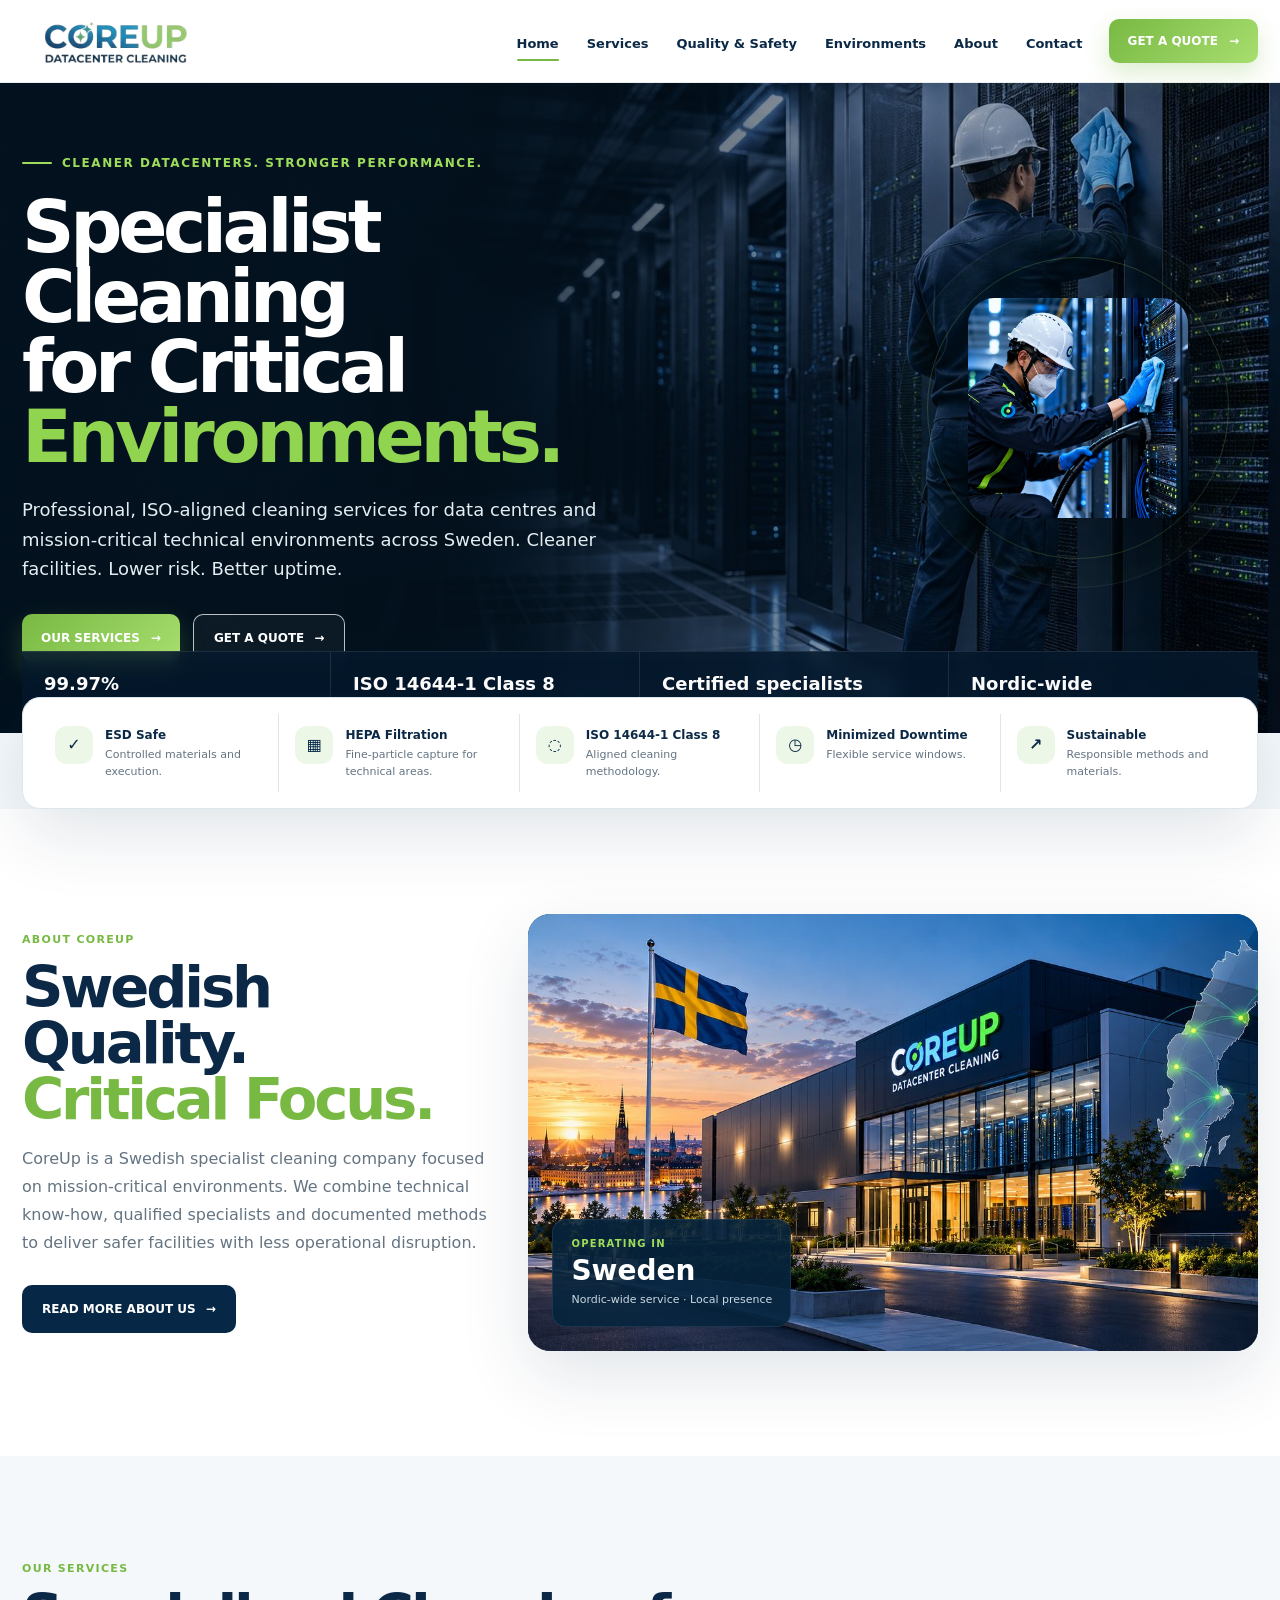
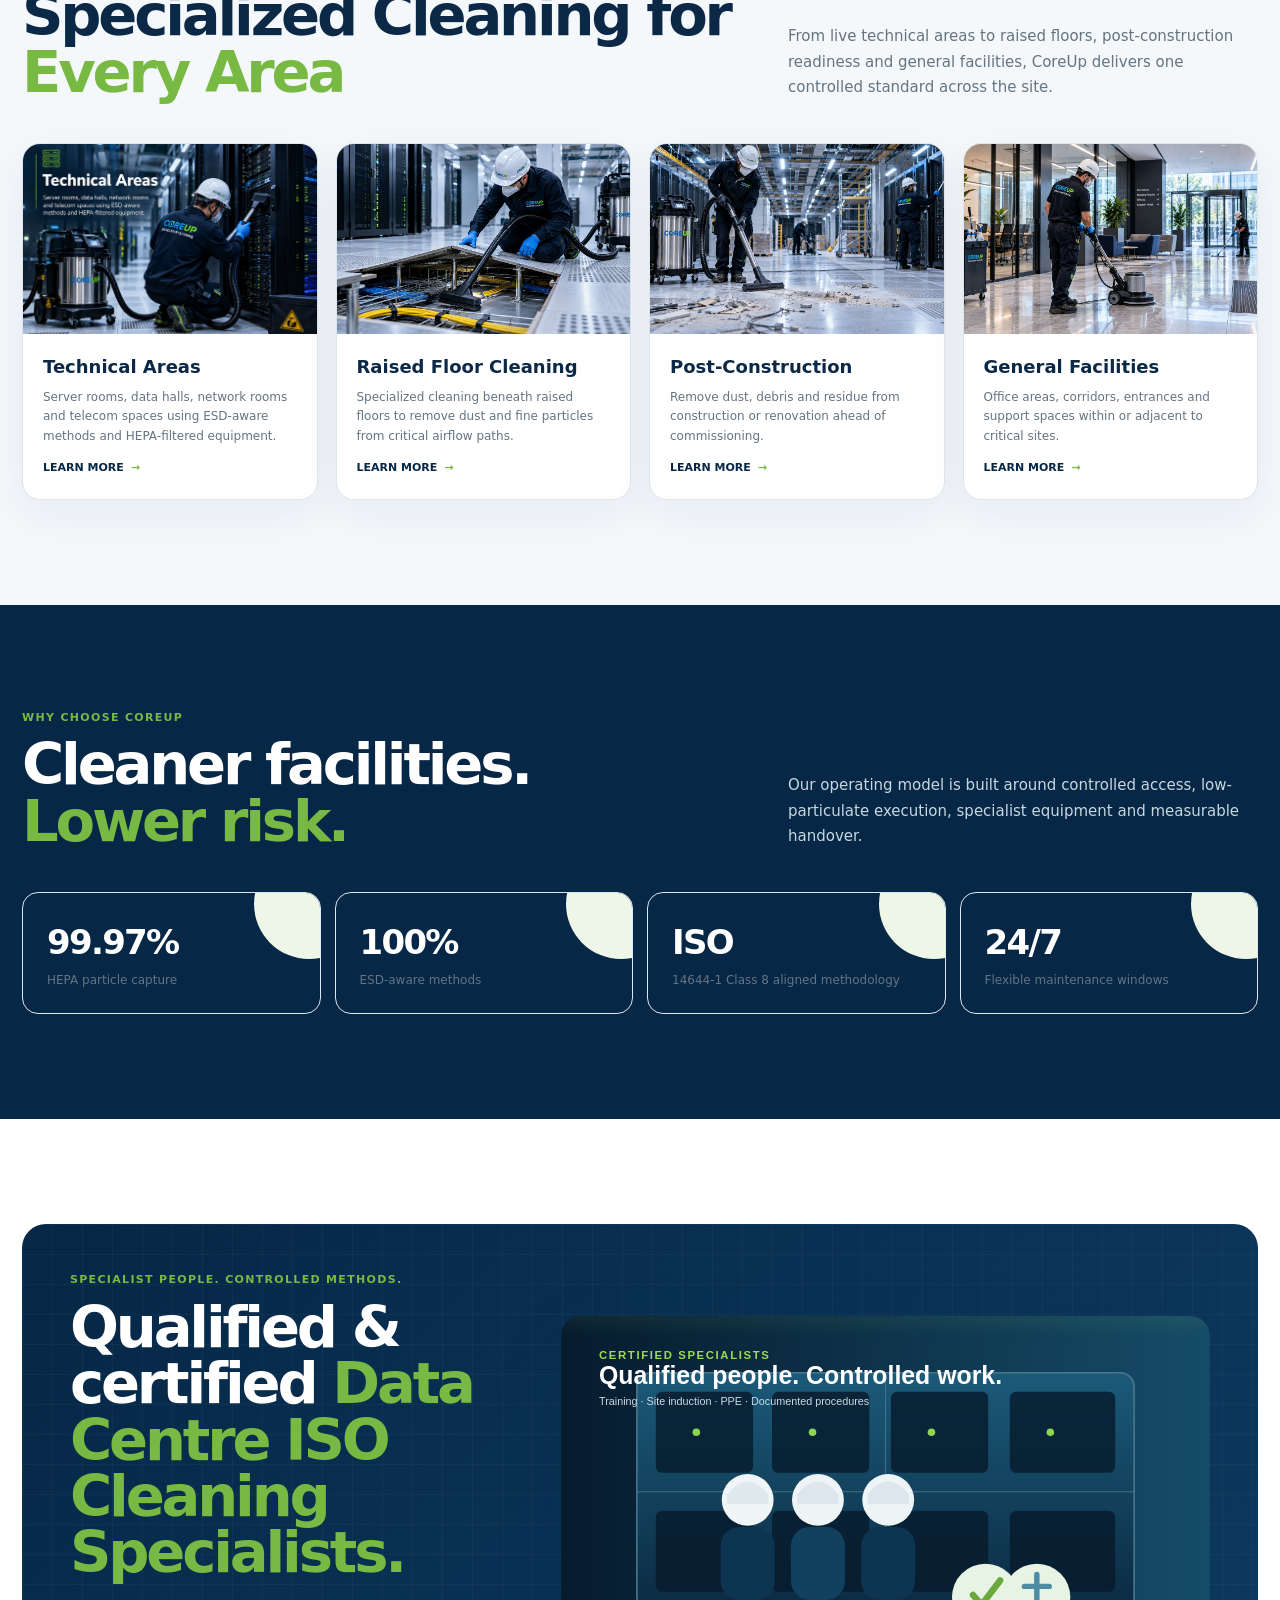
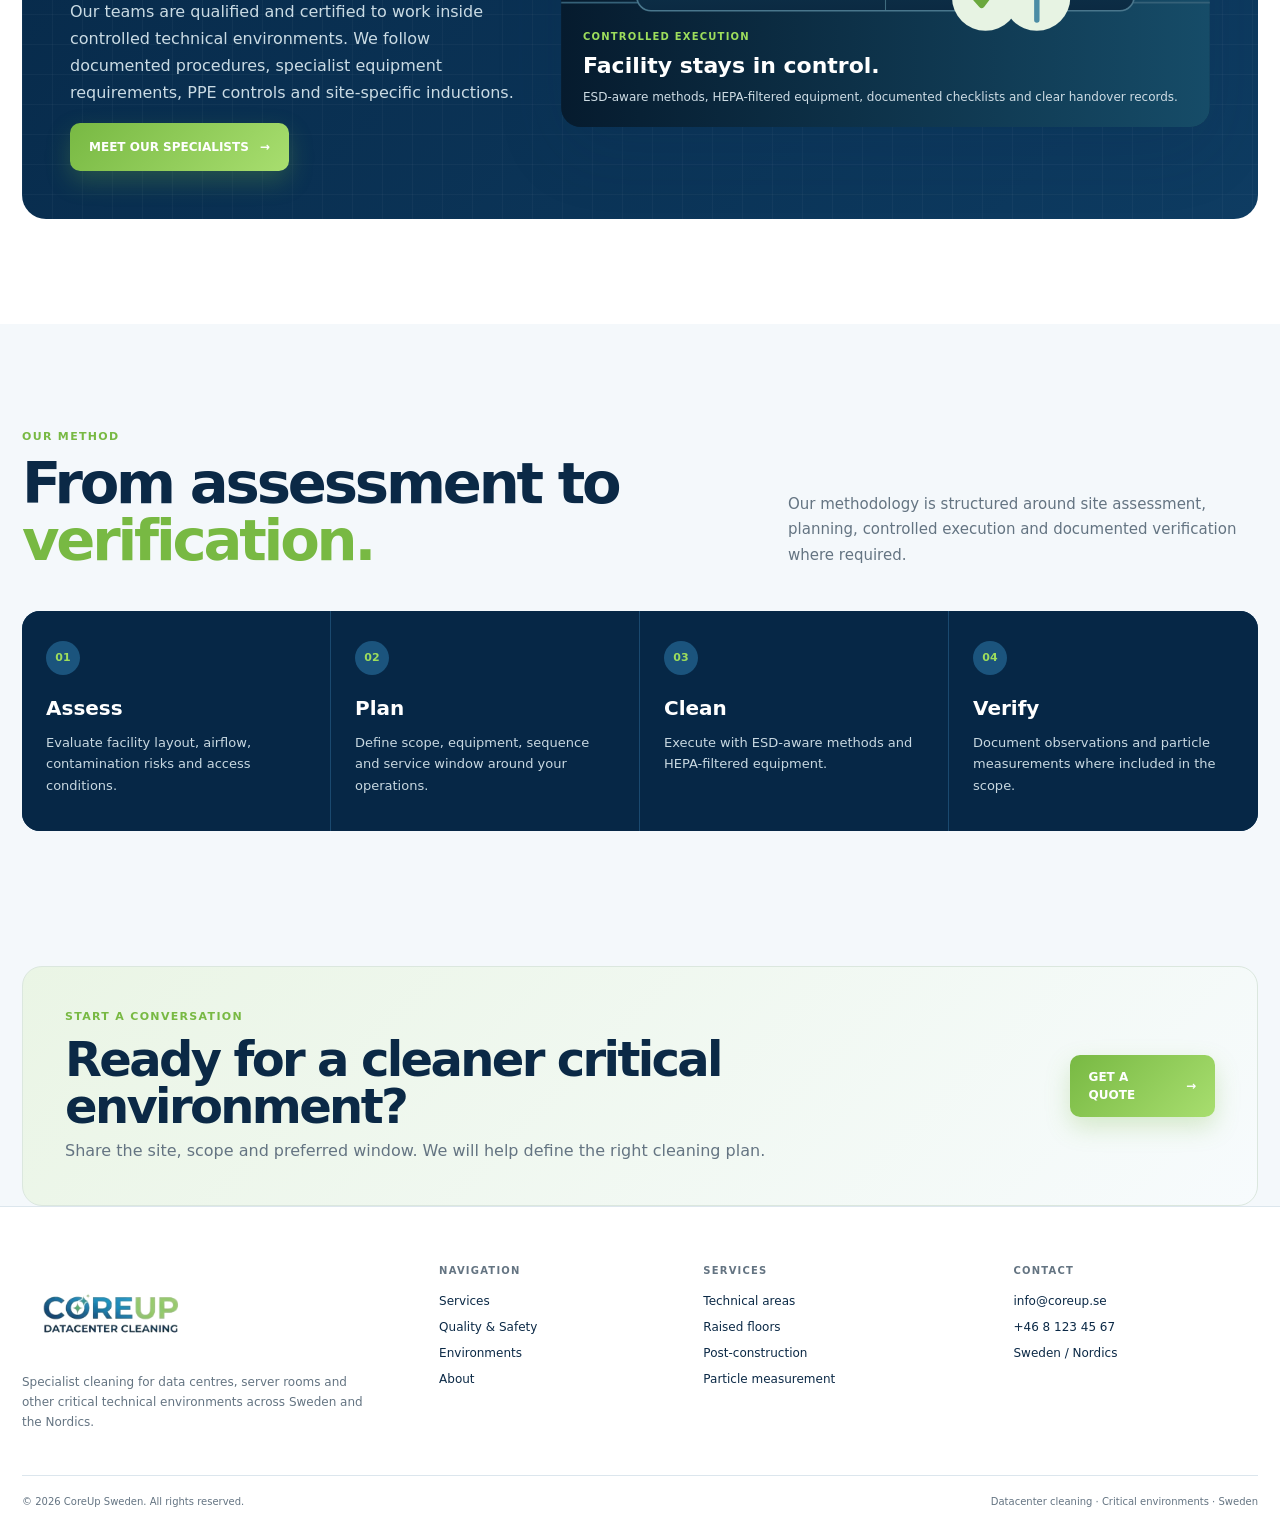
<file: index.html>
<!doctype html>
<html lang="en">
  <head>
    <meta charset="utf-8" />
    <meta name="viewport" content="width=device-width,initial-scale=1" />
    <title>CoreUp | Datacenter Cleaning Sweden</title>
    <meta
      name="description"
      content="Premium ISO-aligned cleaning services for data centres and critical environments across Sweden."
    />
    <link rel="stylesheet" href="assets/css/style.css" />
  </head>
  <body>
    <a class="skip" href="#main">Skip to content</a>
    <!-- ===== Site header ===== -->
    <header class="site-header">
      <div class="container nav">
        <a class="logo" href="index.html" aria-label="CoreUp home">
          <img src="assets/images/brand/logo.png" alt="CoreUp Datacenter Cleaning" />
        </a>
        <nav class="nav-links" aria-label="Primary navigation">
          <a data-nav href="index.html">Home</a>
          <a data-nav href="services.html">Services</a>
          <a data-nav href="quality-safety.html">Quality &amp; Safety</a>
          <a data-nav href="industries.html">Environments</a>
          <a data-nav href="about.html">About</a>
          <a data-nav href="contact.html">Contact</a>
        </nav>
        <a class="quote-btn" href="contact.html">
          GET A QUOTE
          <span>→</span>
        </a>
        <button class="menu" data-menu aria-label="Open navigation" aria-expanded="false">☰</button>
      </div>
      <nav class="mobile-nav" data-mobile-nav aria-label="Mobile navigation">
        <a data-nav href="index.html">Home</a>
        <a data-nav href="services.html">Services</a>
        <a data-nav href="quality-safety.html">Quality &amp; Safety</a>
        <a data-nav href="industries.html">Environments</a>
        <a data-nav href="about.html">About</a>
        <a data-nav href="contact.html">Contact</a>
        <a class="quote-btn" href="contact.html">GET A QUOTE</a>
      </nav>
    </header>
    <!-- ===== Main content ===== -->
    <main id="main">
      <!-- ===== Hero ===== -->
      <section class="hero">
        <div class="hero-media" style="background-image: url('assets/images/home/hero.jpg')"></div>
        <div class="hero-overlay"></div>
        <div class="container hero-grid">
          <div class="hero-copy">
            <div class="eyebrow">Cleaner datacenters. Stronger performance.</div>
            <h1>
              Specialist Cleaning
              <br />
              for Critical
              <span>Environments.</span>
            </h1>
            <p>
              Professional, ISO-aligned cleaning services for data centres and mission-critical technical environments
              across Sweden. Cleaner facilities. Lower risk. Better uptime.
            </p>
            <div class="hero-actions">
              <a class="btn green" href="services.html">
                OUR SERVICES
                <span>→</span>
              </a>
              <a class="btn outline" href="contact.html">
                GET A QUOTE
                <span>→</span>
              </a>
            </div>
          </div>
          <div class="hero-side">
            <div class="hero-orb float">
              <img src="assets/images/home/hero-technician.jpg" alt="CoreUp specialist cleaning a server rack" />
            </div>
          </div>
        </div>
        <div class="hero-stats">
          <div class="container stats-inner">
            <div class="stat">
              <strong>99.97%</strong>
              <span>Particle capture with HEPA filtration</span>
            </div>
            <div class="stat">
              <strong>ISO 14644-1 Class 8</strong>
              <span>Aligned methodology &amp; verification</span>
            </div>
            <div class="stat">
              <strong>Certified specialists</strong>
              <span>Qualified data centre cleaning personnel</span>
            </div>
            <div class="stat">
              <strong>Nordic-wide</strong>
              <span>Service across Sweden &amp; Nordics</span>
            </div>
          </div>
        </div>
      </section>
      <!-- ===== Feature Strip ===== -->
      <section class="feature-strip">
        <div class="container">
          <div class="feature-bar">
            <div class="feature">
              <div class="feature-icon">✓</div>
              <div>
                <h4>ESD Safe</h4>
                <p>Controlled materials and execution.</p>
              </div>
            </div>
            <div class="feature">
              <div class="feature-icon">▦</div>
              <div>
                <h4>HEPA Filtration</h4>
                <p>Fine-particle capture for technical areas.</p>
              </div>
            </div>
            <div class="feature">
              <div class="feature-icon">◌</div>
              <div>
                <h4>ISO 14644-1 Class 8</h4>
                <p>Aligned cleaning methodology.</p>
              </div>
            </div>
            <div class="feature">
              <div class="feature-icon">◷</div>
              <div>
                <h4>Minimized Downtime</h4>
                <p>Flexible service windows.</p>
              </div>
            </div>
            <div class="feature">
              <div class="feature-icon">↗</div>
              <div>
                <h4>Sustainable</h4>
                <p>Responsible methods and materials.</p>
              </div>
            </div>
          </div>
        </div>
      </section>
      <!-- ===== About CoreUp ===== -->
      <section class="section white">
        <div class="container">
          <div class="intro-grid">
            <div class="intro-copy reveal">
              <div class="label">ABOUT COREUP</div>
              <h2>
                Swedish Quality.
                <br />
                <span>Critical Focus.</span>
              </h2>
              <p>
                CoreUp is a Swedish specialist cleaning company focused on mission-critical environments. We combine
                technical know-how, qualified specialists and documented methods to deliver safer facilities with less
                operational disruption.
              </p>
              <a class="btn" style="background: var(--navy); color: #fff; margin-top: 12px" href="about.html">
                READ MORE ABOUT US
                <span>→</span>
              </a>
            </div>
            <div class="city-card reveal shine">
              <img
                src="assets/images/home/swedish-city.jpg"
                alt="Sweden service coverage"
               
              />
              <div class="city-caption">
                <small>Operating in</small>
                <strong>Sweden</strong>
                <span>Nordic-wide service · Local presence</span>
              </div>
            </div>
          </div>
        </div>
      </section>
      <!-- ===== Our Services ===== -->
      <section class="section">
        <div class="container">
          <div class="section-head">
            <div>
              <div class="label">OUR SERVICES</div>
              <h2>
                Specialized Cleaning for
                <span>Every Area</span>
              </h2>
            </div>
            <p>
              From live technical areas to raised floors, post-construction readiness and general facilities, CoreUp
              delivers one controlled standard across the site.
            </p>
          </div>
          <div class="service-grid">
            <article class="service-card reveal">
              <div class="media">
                <img src="assets/images/home/hyperscale.jpg" alt="Technical area cleaning" />
              </div>
              <div class="service-body">
                <h3>Technical Areas</h3>
                <p>
                  Server rooms, data halls, network rooms and telecom spaces using ESD-aware methods and HEPA-filtered
                  equipment.
                </p>
                <a href="services.html#technical">LEARN MORE</a>
              </div>
            </article>
            <article class="service-card reveal delay-1">
              <div class="media"><img src="assets/images/home/colocation.jpg" alt="Raised floor cleaning" /></div>
              <div class="service-body">
                <h3>Raised Floor Cleaning</h3>
                <p>
                  Specialized cleaning beneath raised floors to remove dust and fine particles from critical airflow
                  paths.
                </p>
                <a href="services.html#raised">LEARN MORE</a>
              </div>
            </article>
            <article class="service-card reveal delay-2">
              <div class="media">
                <img src="assets/images/home/emergency-cleaning.jpg" alt="Post construction cleaning" />
              </div>
              <div class="service-body">
                <h3>Post-Construction</h3>
                <p>Remove dust, debris and residue from construction or renovation ahead of commissioning.</p>
                <a href="services.html#construction">LEARN MORE</a>
              </div>
            </article>
            <article class="service-card reveal delay-3">
              <div class="media">
                <img src="assets/images/home/office-support.jpg" alt="General facility cleaning" />
              </div>
              <div class="service-body">
                <h3>General Facilities</h3>
                <p>Office areas, corridors, entrances and support spaces within or adjacent to critical sites.</p>
                <a href="services.html#facilities">LEARN MORE</a>
              </div>
            </article>
          </div>
        </div>
      </section>
      <!-- ===== Why Choose CoreUp ===== -->
      <section class="section dark">
        <div class="container">
          <div class="section-head">
            <div>
              <div class="label">WHY CHOOSE COREUP</div>
              <h2>
                Cleaner facilities.
                <br />
                <span>Lower risk.</span>
              </h2>
            </div>
            <p>
              Our operating model is built around controlled access, low-particulate execution, specialist equipment and
              measurable handover.
            </p>
          </div>
          <div class="metrics">
            <div class="metric">
              <strong>99.97%</strong>
              <span>HEPA particle capture</span>
            </div>
            <div class="metric">
              <strong>100%</strong>
              <span>ESD-aware methods</span>
            </div>
            <div class="metric">
              <strong>ISO</strong>
              <span>14644-1 Class 8 aligned methodology</span>
            </div>
            <div class="metric">
              <strong>24/7</strong>
              <span>Flexible maintenance windows</span>
            </div>
          </div>
        </div>
      </section>
      <!-- ===== Specialist People. Controlled Methods. ===== -->
      <section class="section white">
        <div class="container">
          <div class="dark-panel reveal">
            <div class="dark-copy">
              <div class="label">SPECIALIST PEOPLE. CONTROLLED METHODS.</div>
              <h2>
                Qualified &amp; certified
                <span>Data Centre ISO Cleaning Specialists.</span>
              </h2>
              <p>
                Our teams are qualified and certified to work inside controlled technical environments. We follow
                documented procedures, specialist equipment requirements, PPE controls and site-specific inductions.
              </p>
              <a class="btn green" href="about.html">
                MEET OUR SPECIALISTS
                <span>→</span>
              </a>
            </div>
            <div class="visual-card scan">
              <img src="assets/images/home/certified-team.svg" alt="Certified CoreUp specialist team" />
              <div class="visual-content">
                <div class="tag">CONTROLLED EXECUTION</div>
                <h3>Facility stays in control.</h3>
                <p>ESD-aware methods, HEPA-filtered equipment, documented checklists and clear handover records.</p>
              </div>
            </div>
          </div>
        </div>
      </section>
      <!-- ===== Our Method ===== -->
      <section class="section">
        <div class="container">
          <div class="section-head">
            <div>
              <div class="label">OUR METHOD</div>
              <h2>
                From assessment to
                <span>verification.</span>
              </h2>
            </div>
            <p>
              Our methodology is structured around site assessment, planning, controlled execution and documented
              verification where required.
            </p>
          </div>
          <div class="process">
            <div class="process-item reveal">
              <span class="process-num">01</span>
              <h3>Assess</h3>
              <p>Evaluate facility layout, airflow, contamination risks and access conditions.</p>
            </div>
            <div class="process-item reveal delay-1">
              <span class="process-num">02</span>
              <h3>Plan</h3>
              <p>Define scope, equipment, sequence and service window around your operations.</p>
            </div>
            <div class="process-item reveal delay-2">
              <span class="process-num">03</span>
              <h3>Clean</h3>
              <p>Execute with ESD-aware methods and HEPA-filtered equipment.</p>
            </div>
            <div class="process-item reveal delay-3">
              <span class="process-num">04</span>
              <h3>Verify</h3>
              <p>Document observations and particle measurements where included in the scope.</p>
            </div>
          </div>
        </div>
      </section>
      <!-- ===== Start A Conversation ===== -->
      <section class="cta">
        <div class="container">
          <div class="cta-inner">
            <div>
              <div class="label">START A CONVERSATION</div>
              <h2>Ready for a cleaner critical environment?</h2>
              <p>Share the site, scope and preferred window. We will help define the right cleaning plan.</p>
            </div>
            <a class="btn green" href="contact.html">
              GET A QUOTE
              <span>→</span>
            </a>
          </div>
        </div>
      </section>
    </main>
    <!-- ===== Footer ===== -->
    <footer class="footer">
      <div class="container">
        <div class="footer-grid">
          <div class="footer-logo">
            <img src="assets/images/brand/logo.png" alt="CoreUp Datacenter Cleaning" />
            <p>
              Specialist cleaning for data centres, server rooms and other critical technical environments across Sweden
              and the Nordics.
            </p>
          </div>
          <div>
            <h4>Navigation</h4>
            <a href="services.html">Services</a>
            <a href="quality-safety.html">Quality &amp; Safety</a>
            <a href="industries.html">Environments</a>
            <a href="about.html">About</a>
          </div>
          <div>
            <h4>Services</h4>
            <a href="services.html#technical">Technical areas</a>
            <a href="services.html#raised">Raised floors</a>
            <a href="services.html#construction">Post-construction</a>
            <a href="services.html#particle">Particle measurement</a>
          </div>
          <div>
            <h4>Contact</h4>
            <a href="mailto:info@coreup.se">info@coreup.se</a>
            <a href="tel:+4680000000">+46 8 123 45 67</a>
            <a href="contact.html">Sweden / Nordics</a>
          </div>
        </div>
        <div class="copyright">
          <span>
            ©
            <span data-year>2026</span>
            CoreUp Sweden. All rights reserved.
          </span>
          <span>Datacenter cleaning · Critical environments · Sweden</span>
        </div>
      </div>
    </footer>
    <!-- ===== Scripts ===== -->
    <script src="assets/js/main.js" defer></script>
  </body>
</html>
</file>
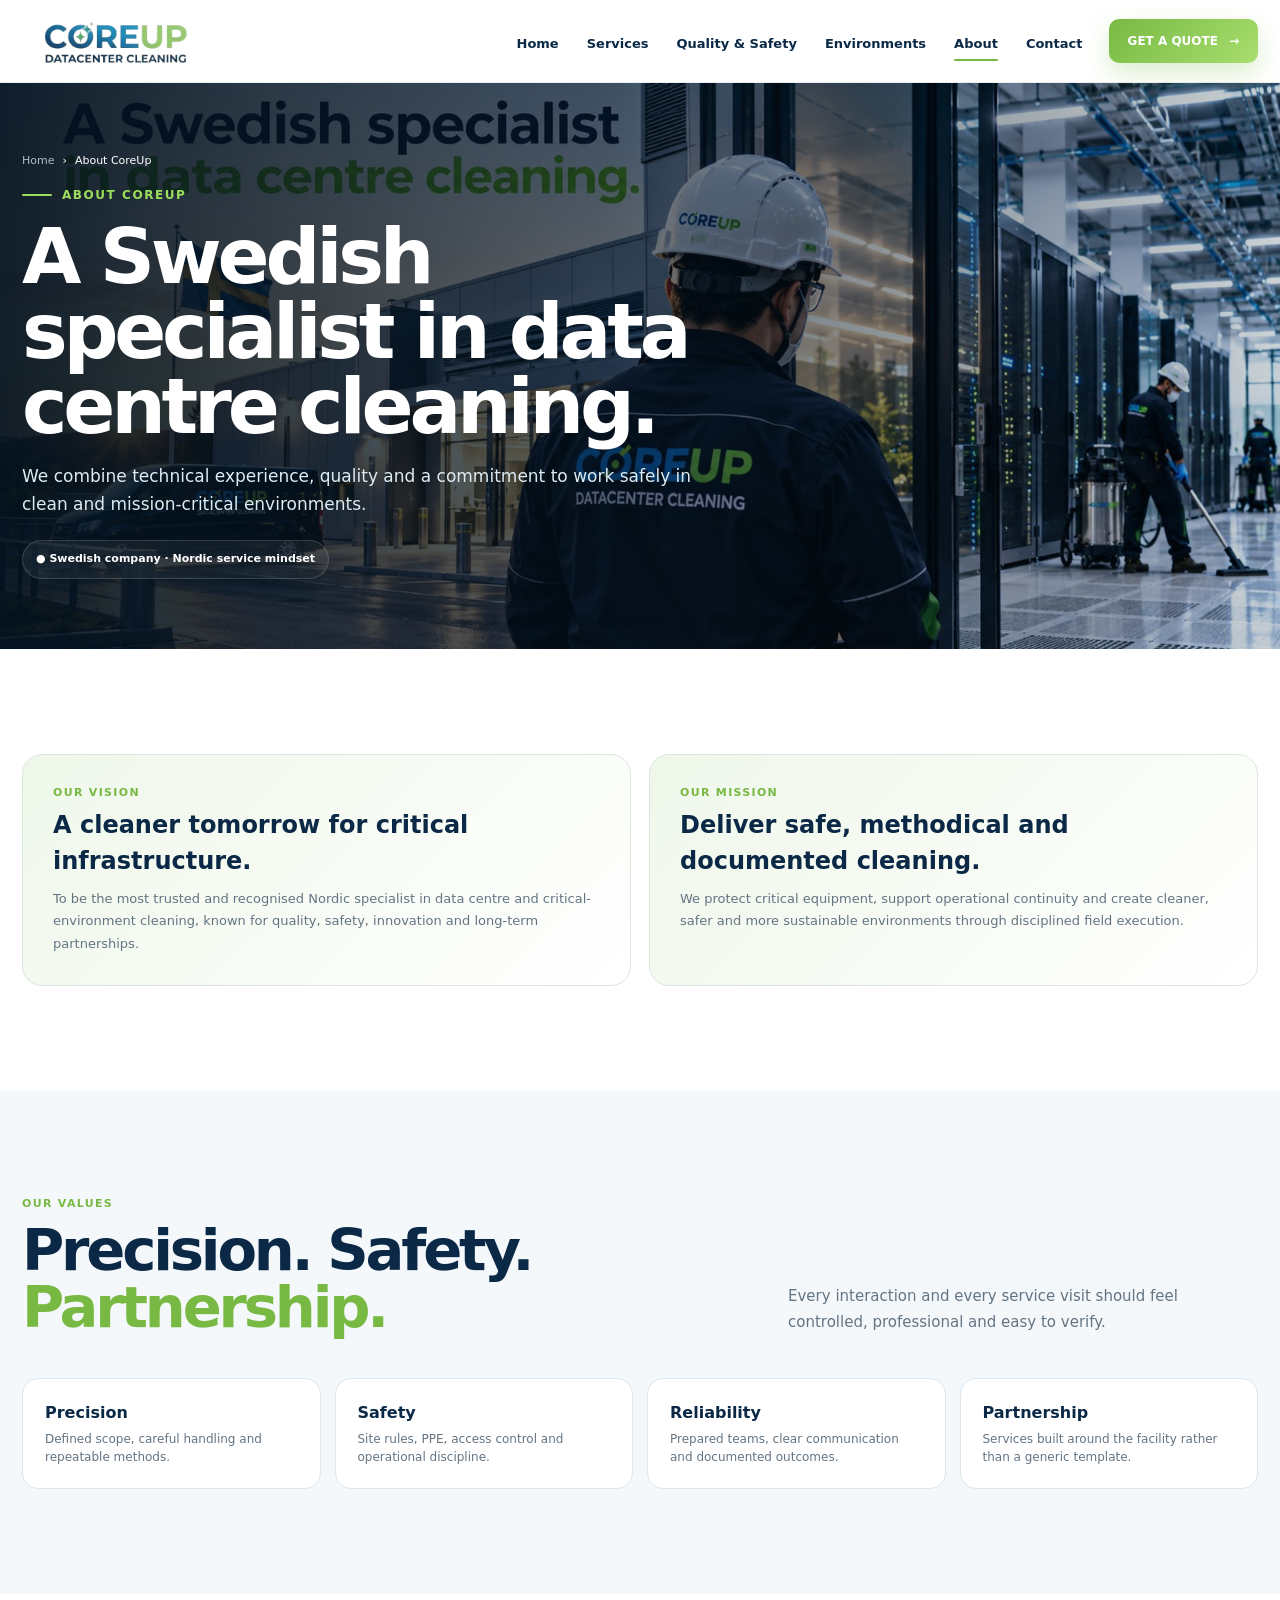
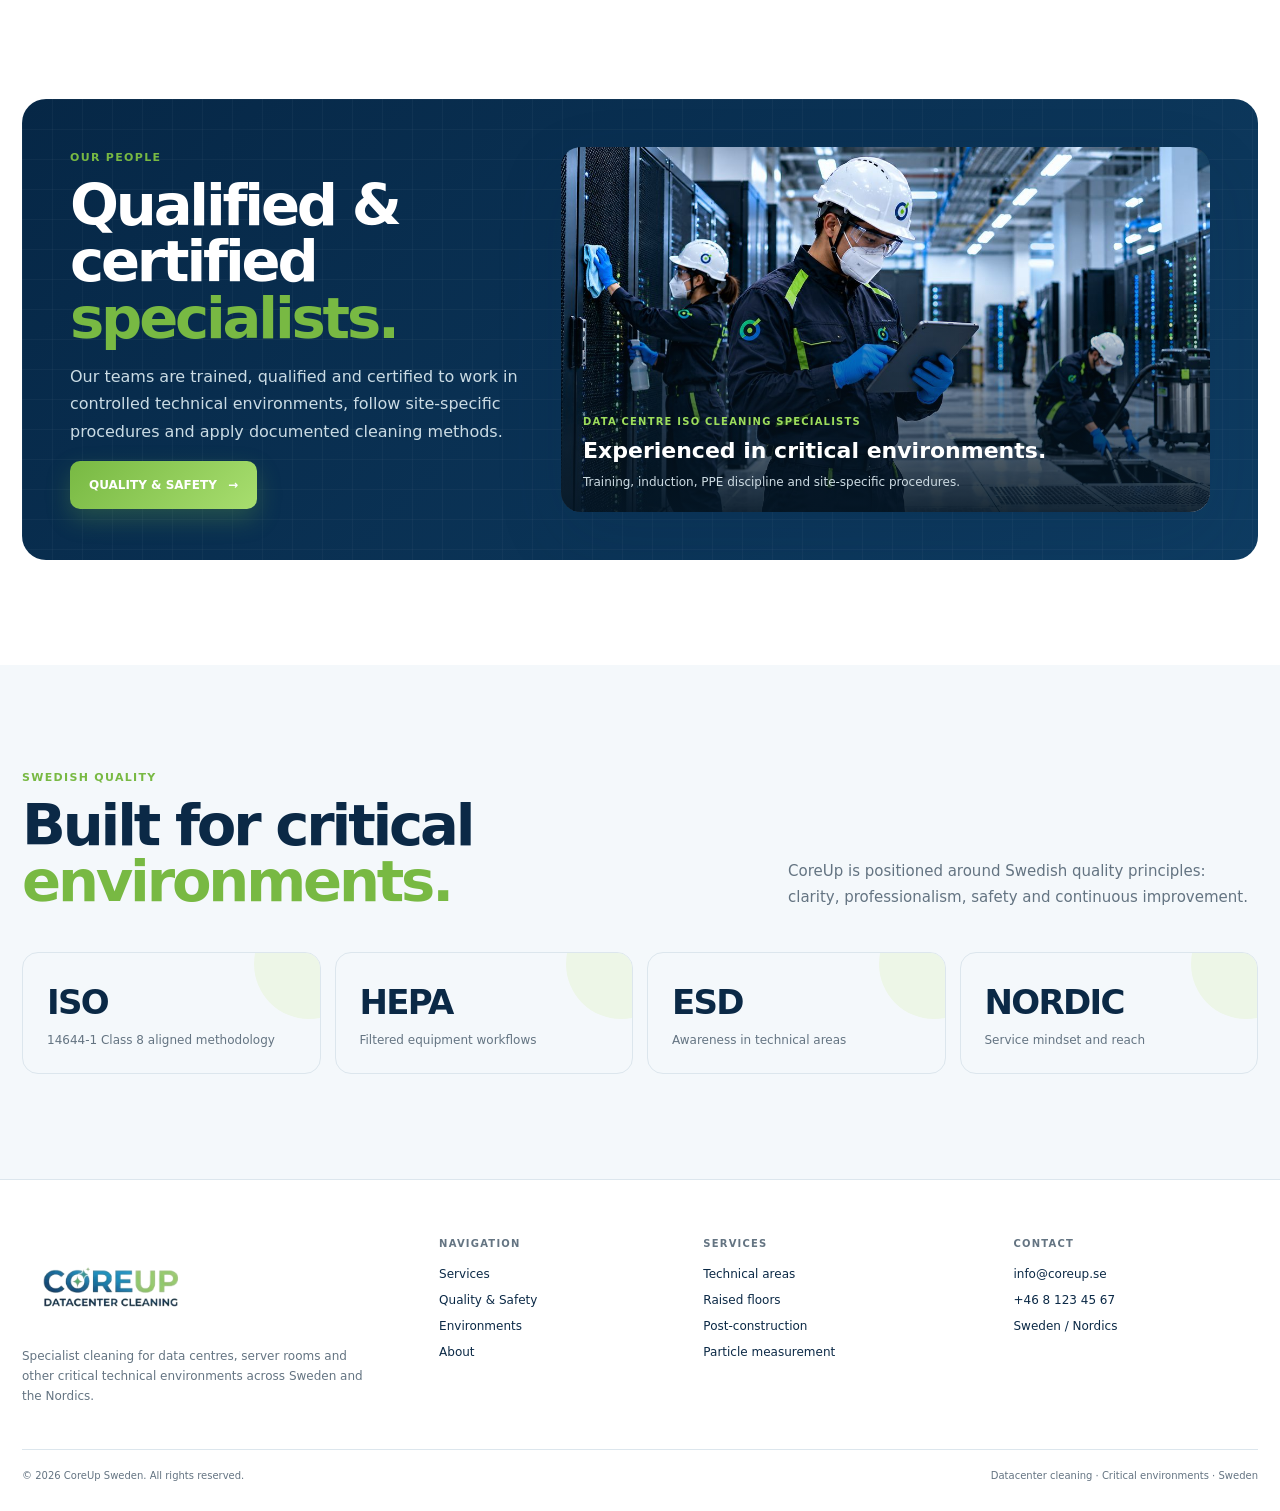
<file: about.html>
<!doctype html>
<html lang="en">
  <head>
    <meta charset="utf-8" />
    <meta name="viewport" content="width=device-width,initial-scale=1" />
    <title>About CoreUp | Datacenter Cleaning Sweden</title>
    <meta
      name="description"
      content="Swedish specialist in data centre cleaning, with qualified and certified specialists for controlled technical environments."
    />
    <link rel="stylesheet" href="assets/css/style.css" />
  </head>
  <body>
    <a class="skip" href="#main">Skip to content</a>
    <!-- ===== Site header ===== -->
    <header class="site-header">
      <div class="container nav">
        <a class="logo" href="index.html" aria-label="CoreUp home">
          <img src="assets/images/brand/logo.png" alt="CoreUp Datacenter Cleaning" />
        </a>
        <nav class="nav-links" aria-label="Primary navigation">
          <a data-nav href="index.html">Home</a>
          <a data-nav href="services.html">Services</a>
          <a data-nav href="quality-safety.html">Quality &amp; Safety</a>
          <a data-nav href="industries.html">Environments</a>
          <a data-nav href="about.html">About</a>
          <a data-nav href="contact.html">Contact</a>
        </nav>
        <a class="quote-btn" href="contact.html">
          GET A QUOTE
          <span>→</span>
        </a>
        <button class="menu" data-menu aria-label="Open navigation" aria-expanded="false">☰</button>
      </div>
      <nav class="mobile-nav" data-mobile-nav aria-label="Mobile navigation">
        <a data-nav href="index.html">Home</a>
        <a data-nav href="services.html">Services</a>
        <a data-nav href="quality-safety.html">Quality &amp; Safety</a>
        <a data-nav href="industries.html">Environments</a>
        <a data-nav href="about.html">About</a>
        <a data-nav href="contact.html">Contact</a>
        <a class="quote-btn" href="contact.html">GET A QUOTE</a>
      </nav>
    </header>
    <!-- ===== Main content ===== -->
    <main id="main">
      <!-- ===== Hero: About CoreUp ===== -->
      <section class="page-hero">
        <div
          class="page-hero-media"
          style="background-image: url('assets/images/about/hero.jpg')"
        ></div>
        <div class="page-hero-overlay"></div>
        <div class="container">
          <div class="page-hero-copy">
            <div class="crumb">
              Home
              <span>›</span>
              <span>About CoreUp</span>
            </div>
            <div class="eyebrow">About CoreUp</div>
            <h1>A Swedish specialist in data centre cleaning.</h1>
            <p>
              We combine technical experience, quality and a commitment to work safely in clean and mission-critical
              environments.
            </p>
            <div class="page-hero-badge">● Swedish company · Nordic service mindset</div>
          </div>
        </div>
      </section>
      <!-- ===== Our Vision ===== -->
      <section class="section white">
        <div class="container">
          <div class="vision">
            <article class="vision-card reveal">
              <div class="label">OUR VISION</div>
              <h3>A cleaner tomorrow for critical infrastructure.</h3>
              <p>
                To be the most trusted and recognised Nordic specialist in data centre and critical-environment
                cleaning, known for quality, safety, innovation and long-term partnerships.
              </p>
            </article>
            <article class="vision-card reveal delay-1">
              <div class="label">OUR MISSION</div>
              <h3>Deliver safe, methodical and documented cleaning.</h3>
              <p>
                We protect critical equipment, support operational continuity and create cleaner, safer and more
                sustainable environments through disciplined field execution.
              </p>
            </article>
          </div>
        </div>
      </section>
      <!-- ===== Our Values ===== -->
      <section class="section">
        <div class="container">
          <div class="section-head">
            <div>
              <div class="label">OUR VALUES</div>
              <h2>
                Precision. Safety.
                <span>Partnership.</span>
              </h2>
            </div>
            <p>Every interaction and every service visit should feel controlled, professional and easy to verify.</p>
          </div>
          <div class="values">
            <div class="value-box reveal">
              <strong>Precision</strong>
              <span>Defined scope, careful handling and repeatable methods.</span>
            </div>
            <div class="value-box reveal">
              <strong>Safety</strong>
              <span>Site rules, PPE, access control and operational discipline.</span>
            </div>
            <div class="value-box reveal">
              <strong>Reliability</strong>
              <span>Prepared teams, clear communication and documented outcomes.</span>
            </div>
            <div class="value-box reveal">
              <strong>Partnership</strong>
              <span>Services built around the facility rather than a generic template.</span>
            </div>
          </div>
        </div>
      </section>
      <!-- ===== Our People ===== -->
      <section class="section white">
        <div class="container">
          <div class="dark-panel">
            <div class="dark-copy">
              <div class="label">OUR PEOPLE</div>
              <h2>
                Qualified &amp; certified
                <span>specialists.</span>
              </h2>
              <p>
                Our teams are trained, qualified and certified to work in controlled technical environments, follow
                site-specific procedures and apply documented cleaning methods.
              </p>
              <a class="btn green" href="quality-safety.html">
                QUALITY &amp; SAFETY
                <span>→</span>
              </a>
            </div>
            <div class="visual-card">
              <img src="assets/images/about/specialist-cleaning.jpg" alt="CoreUp specialist in a data centre" />
              <div class="visual-content">
                <div class="tag">DATA CENTRE ISO CLEANING SPECIALISTS</div>
                <h3>Experienced in critical environments.</h3>
                <p>Training, induction, PPE discipline and site-specific procedures.</p>
              </div>
            </div>
          </div>
        </div>
      </section>
      <!-- ===== Swedish Quality ===== -->
      <section class="section">
        <div class="container">
          <div class="section-head">
            <div>
              <div class="label">SWEDISH QUALITY</div>
              <h2>
                Built for critical
                <span>environments.</span>
              </h2>
            </div>
            <p>
              CoreUp is positioned around Swedish quality principles: clarity, professionalism, safety and continuous
              improvement.
            </p>
          </div>
          <div class="metrics">
            <div class="metric">
              <strong>ISO</strong>
              <span>14644-1 Class 8 aligned methodology</span>
            </div>
            <div class="metric">
              <strong>HEPA</strong>
              <span>Filtered equipment workflows</span>
            </div>
            <div class="metric">
              <strong>ESD</strong>
              <span>Awareness in technical areas</span>
            </div>
            <div class="metric">
              <strong>NORDIC</strong>
              <span>Service mindset and reach</span>
            </div>
          </div>
        </div>
      </section>
    </main>
    <!-- ===== Footer ===== -->
    <footer class="footer">
      <div class="container">
        <div class="footer-grid">
          <div class="footer-logo">
            <img src="assets/images/brand/logo.png" alt="CoreUp Datacenter Cleaning" />
            <p>
              Specialist cleaning for data centres, server rooms and other critical technical environments across Sweden
              and the Nordics.
            </p>
          </div>
          <div>
            <h4>Navigation</h4>
            <a href="services.html">Services</a>
            <a href="quality-safety.html">Quality &amp; Safety</a>
            <a href="industries.html">Environments</a>
            <a href="about.html">About</a>
          </div>
          <div>
            <h4>Services</h4>
            <a href="services.html#technical">Technical areas</a>
            <a href="services.html#raised">Raised floors</a>
            <a href="services.html#construction">Post-construction</a>
            <a href="services.html#particle">Particle measurement</a>
          </div>
          <div>
            <h4>Contact</h4>
            <a href="mailto:info@coreup.se">info@coreup.se</a>
            <a href="tel:+4680000000">+46 8 123 45 67</a>
            <a href="contact.html">Sweden / Nordics</a>
          </div>
        </div>
        <div class="copyright">
          <span>
            ©
            <span data-year>2026</span>
            CoreUp Sweden. All rights reserved.
          </span>
          <span>Datacenter cleaning · Critical environments · Sweden</span>
        </div>
      </div>
    </footer>
    <!-- ===== Scripts ===== -->
    <script src="assets/js/main.js" defer></script>
  </body>
</html>
</file>
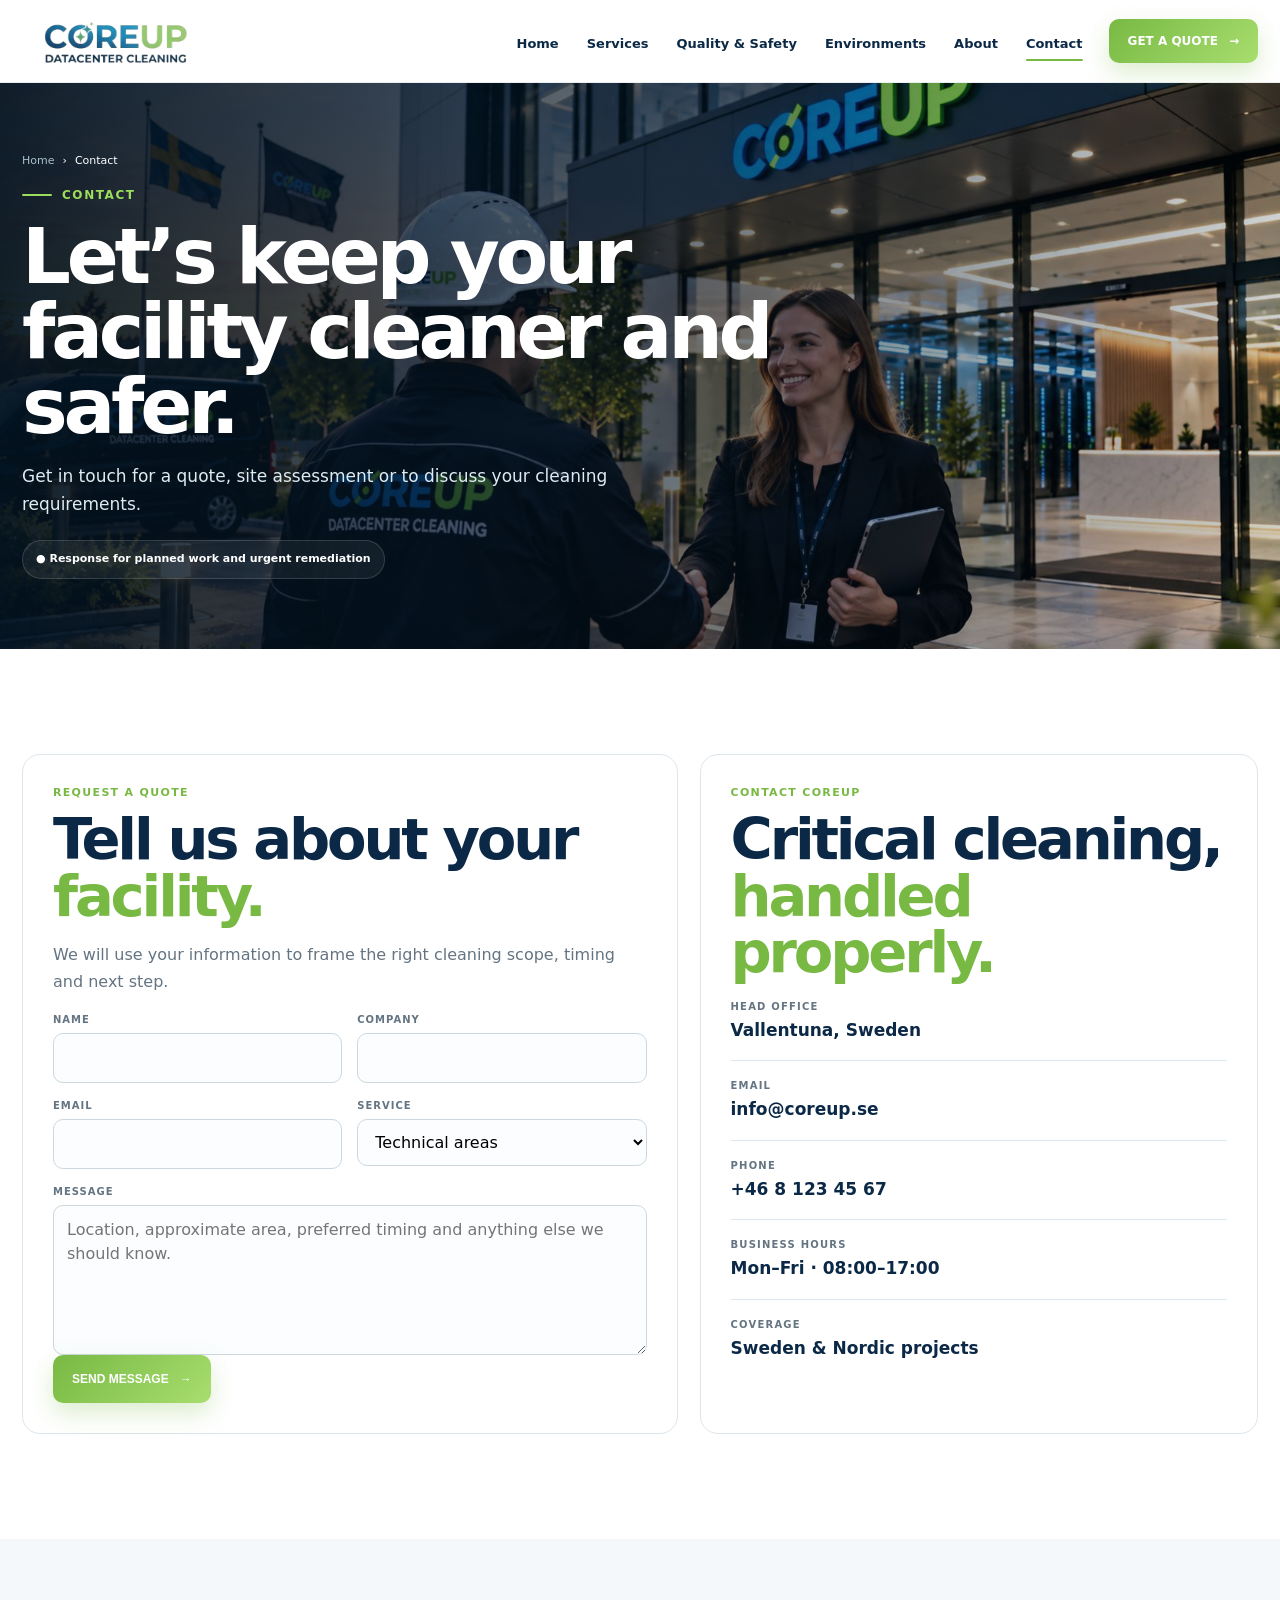
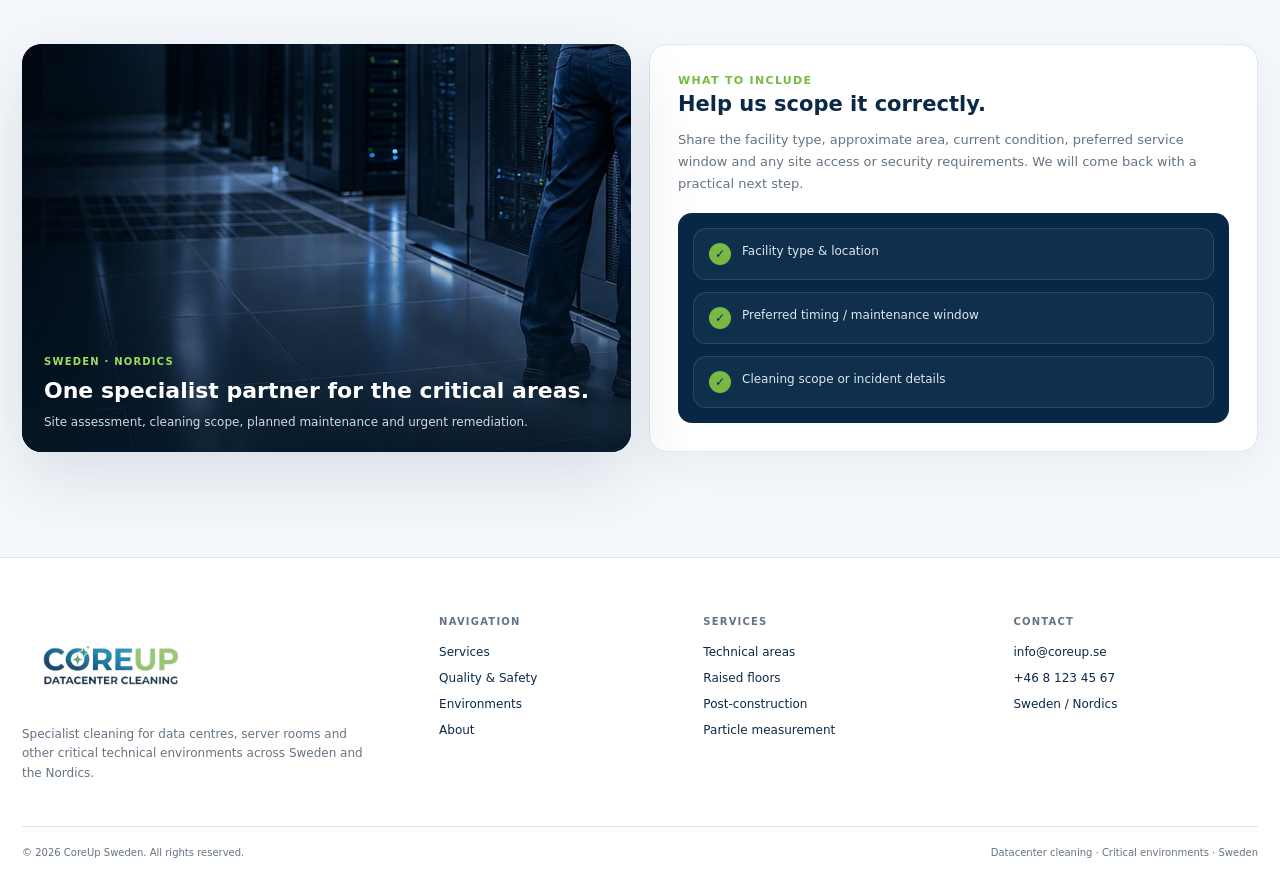
<file: contact.html>
<!doctype html>
<html lang="en">
  <head>
    <meta charset="utf-8" />
    <meta name="viewport" content="width=device-width,initial-scale=1" />
    <title>Contact | CoreUp Datacenter Cleaning</title>
    <meta name="description" content="Request a cleaning scope, site assessment or quote from CoreUp." />
    <link rel="stylesheet" href="assets/css/style.css" />
  </head>
  <body>
    <a class="skip" href="#main">Skip to content</a>
    <!-- ===== Site header ===== -->
    <header class="site-header">
      <div class="container nav">
        <a class="logo" href="index.html" aria-label="CoreUp home">
          <img src="assets/images/brand/logo.png" alt="CoreUp Datacenter Cleaning" />
        </a>
        <nav class="nav-links" aria-label="Primary navigation">
          <a data-nav href="index.html">Home</a>
          <a data-nav href="services.html">Services</a>
          <a data-nav href="quality-safety.html">Quality &amp; Safety</a>
          <a data-nav href="industries.html">Environments</a>
          <a data-nav href="about.html">About</a>
          <a data-nav href="contact.html">Contact</a>
        </nav>
        <a class="quote-btn" href="contact.html">
          GET A QUOTE
          <span>→</span>
        </a>
        <button class="menu" data-menu aria-label="Open navigation" aria-expanded="false">☰</button>
      </div>
      <nav class="mobile-nav" data-mobile-nav aria-label="Mobile navigation">
        <a data-nav href="index.html">Home</a>
        <a data-nav href="services.html">Services</a>
        <a data-nav href="quality-safety.html">Quality &amp; Safety</a>
        <a data-nav href="industries.html">Environments</a>
        <a data-nav href="about.html">About</a>
        <a data-nav href="contact.html">Contact</a>
        <a class="quote-btn" href="contact.html">GET A QUOTE</a>
      </nav>
    </header>
    <!-- ===== Main content ===== -->
    <main id="main">
      <!-- ===== Hero: Contact ===== -->
      <section class="page-hero">
        <div
          class="page-hero-media"
          style="background-image: url('assets/images/contact/hero.jpg')"
        ></div>
        <div class="page-hero-overlay"></div>
        <div class="container">
          <div class="page-hero-copy">
            <div class="crumb">
              Home
              <span>›</span>
              <span>Contact</span>
            </div>
            <div class="eyebrow">Contact</div>
            <h1>Let’s keep your facility cleaner and safer.</h1>
            <p>Get in touch for a quote, site assessment or to discuss your cleaning requirements.</p>
            <div class="page-hero-badge">● Response for planned work and urgent remediation</div>
          </div>
        </div>
      </section>
      <!-- ===== Request A Quote ===== -->
      <section class="section white">
        <div class="container">
          <div class="contact-grid">
            <div class="form-card reveal">
              <div class="label">REQUEST A QUOTE</div>
              <h2>
                Tell us about your
                <span>facility.</span>
              </h2>
              <p style="color: var(--muted); line-height: 1.7">
                We will use your information to frame the right cleaning scope, timing and next step.
              </p>
              <form data-contact-form>
                <div class="form-grid">
                  <div class="field">
                    <label for="name">Name</label>
                    <input id="name" name="name" required />
                  </div>
                  <div class="field">
                    <label for="company">Company</label>
                    <input id="company" name="company" required />
                  </div>
                  <div class="field">
                    <label for="email">Email</label>
                    <input id="email" name="email" required type="email" />
                  </div>
                  <div class="field">
                    <label for="service">Service</label>
                    <select id="service" name="service">
                      <option>Technical areas</option>
                      <option>Raised floor / subfloor</option>
                      <option>Post-construction</option>
                      <option>ESD floor care</option>
                      <option>Particle measurement</option>
                      <option>Emergency remediation</option>
                    </select>
                  </div>
                  <div class="field full">
                    <label for="message">Message</label>
                    <textarea
                      id="message"
                      name="message"
                      placeholder="Location, approximate area, preferred timing and anything else we should know."
                    ></textarea>
                  </div>
                </div>
                <button class="btn green" type="submit">
                  SEND MESSAGE
                  <span>→</span>
                </button>
              </form>
            </div>
            <aside class="contact-card reveal">
              <div class="label">CONTACT COREUP</div>
              <h2>
                Critical cleaning,
                <br />
                <span>handled properly.</span>
              </h2>
              <div class="contact-item">
                <small>Head Office</small>
                <strong>Vallentuna, Sweden</strong>
              </div>
              <div class="contact-item">
                <small>Email</small>
                <strong><a href="mailto:info@coreup.se">info@coreup.se</a></strong>
              </div>
              <div class="contact-item">
                <small>Phone</small>
                <strong><a href="tel:+4681234567">+46 8 123 45 67</a></strong>
              </div>
              <div class="contact-item">
                <small>Business hours</small>
                <strong>Mon–Fri · 08:00–17:00</strong>
              </div>
              <div class="contact-item">
                <small>Coverage</small>
                <strong>Sweden &amp; Nordic projects</strong>
              </div>
            </aside>
          </div>
        </div>
      </section>
      <!-- ===== What To Include ===== -->
      <section class="section">
        <div class="container">
          <div class="visual-grid">
            <div class="visual-card reveal">
              <img src="assets/images/contact/datacenter.jpg" alt="CoreUp data centre contact" />
              <div class="visual-content">
                <div class="tag">SWEDEN · NORDICS</div>
                <h3>One specialist partner for the critical areas.</h3>
                <p>Site assessment, cleaning scope, planned maintenance and urgent remediation.</p>
              </div>
            </div>
            <div class="content-card reveal">
              <div class="label">WHAT TO INCLUDE</div>
              <h3>Help us scope it correctly.</h3>
              <p style="margin-top: 8px">
                Share the facility type, approximate area, current condition, preferred service window and any site
                access or security requirements. We will come back with a practical next step.
              </p>
              <div
                class="check-grid"
                style="
                  margin-top: 18px;
                  grid-template-columns: 1fr;
                  background: #062746;
                  padding: 15px;
                  border-radius: 14px;
                "
              >
                <div class="check">
                  <i>✓</i>
                  <span>Facility type &amp; location</span>
                </div>
                <div class="check">
                  <i>✓</i>
                  <span>Preferred timing / maintenance window</span>
                </div>
                <div class="check">
                  <i>✓</i>
                  <span>Cleaning scope or incident details</span>
                </div>
              </div>
            </div>
          </div>
        </div>
      </section>
    </main>
    <!-- ===== Footer ===== -->
    <footer class="footer">
      <div class="container">
        <div class="footer-grid">
          <div class="footer-logo">
            <img src="assets/images/brand/logo.png" alt="CoreUp Datacenter Cleaning" />
            <p>
              Specialist cleaning for data centres, server rooms and other critical technical environments across Sweden
              and the Nordics.
            </p>
          </div>
          <div>
            <h4>Navigation</h4>
            <a href="services.html">Services</a>
            <a href="quality-safety.html">Quality &amp; Safety</a>
            <a href="industries.html">Environments</a>
            <a href="about.html">About</a>
          </div>
          <div>
            <h4>Services</h4>
            <a href="services.html#technical">Technical areas</a>
            <a href="services.html#raised">Raised floors</a>
            <a href="services.html#construction">Post-construction</a>
            <a href="services.html#particle">Particle measurement</a>
          </div>
          <div>
            <h4>Contact</h4>
            <a href="mailto:info@coreup.se">info@coreup.se</a>
            <a href="tel:+4680000000">+46 8 123 45 67</a>
            <a href="contact.html">Sweden / Nordics</a>
          </div>
        </div>
        <div class="copyright">
          <span>
            ©
            <span data-year>2026</span>
            CoreUp Sweden. All rights reserved.
          </span>
          <span>Datacenter cleaning · Critical environments · Sweden</span>
        </div>
      </div>
    </footer>
    <!-- ===== Scripts ===== -->
    <script src="assets/js/main.js" defer></script>
  </body>
</html>
</file>
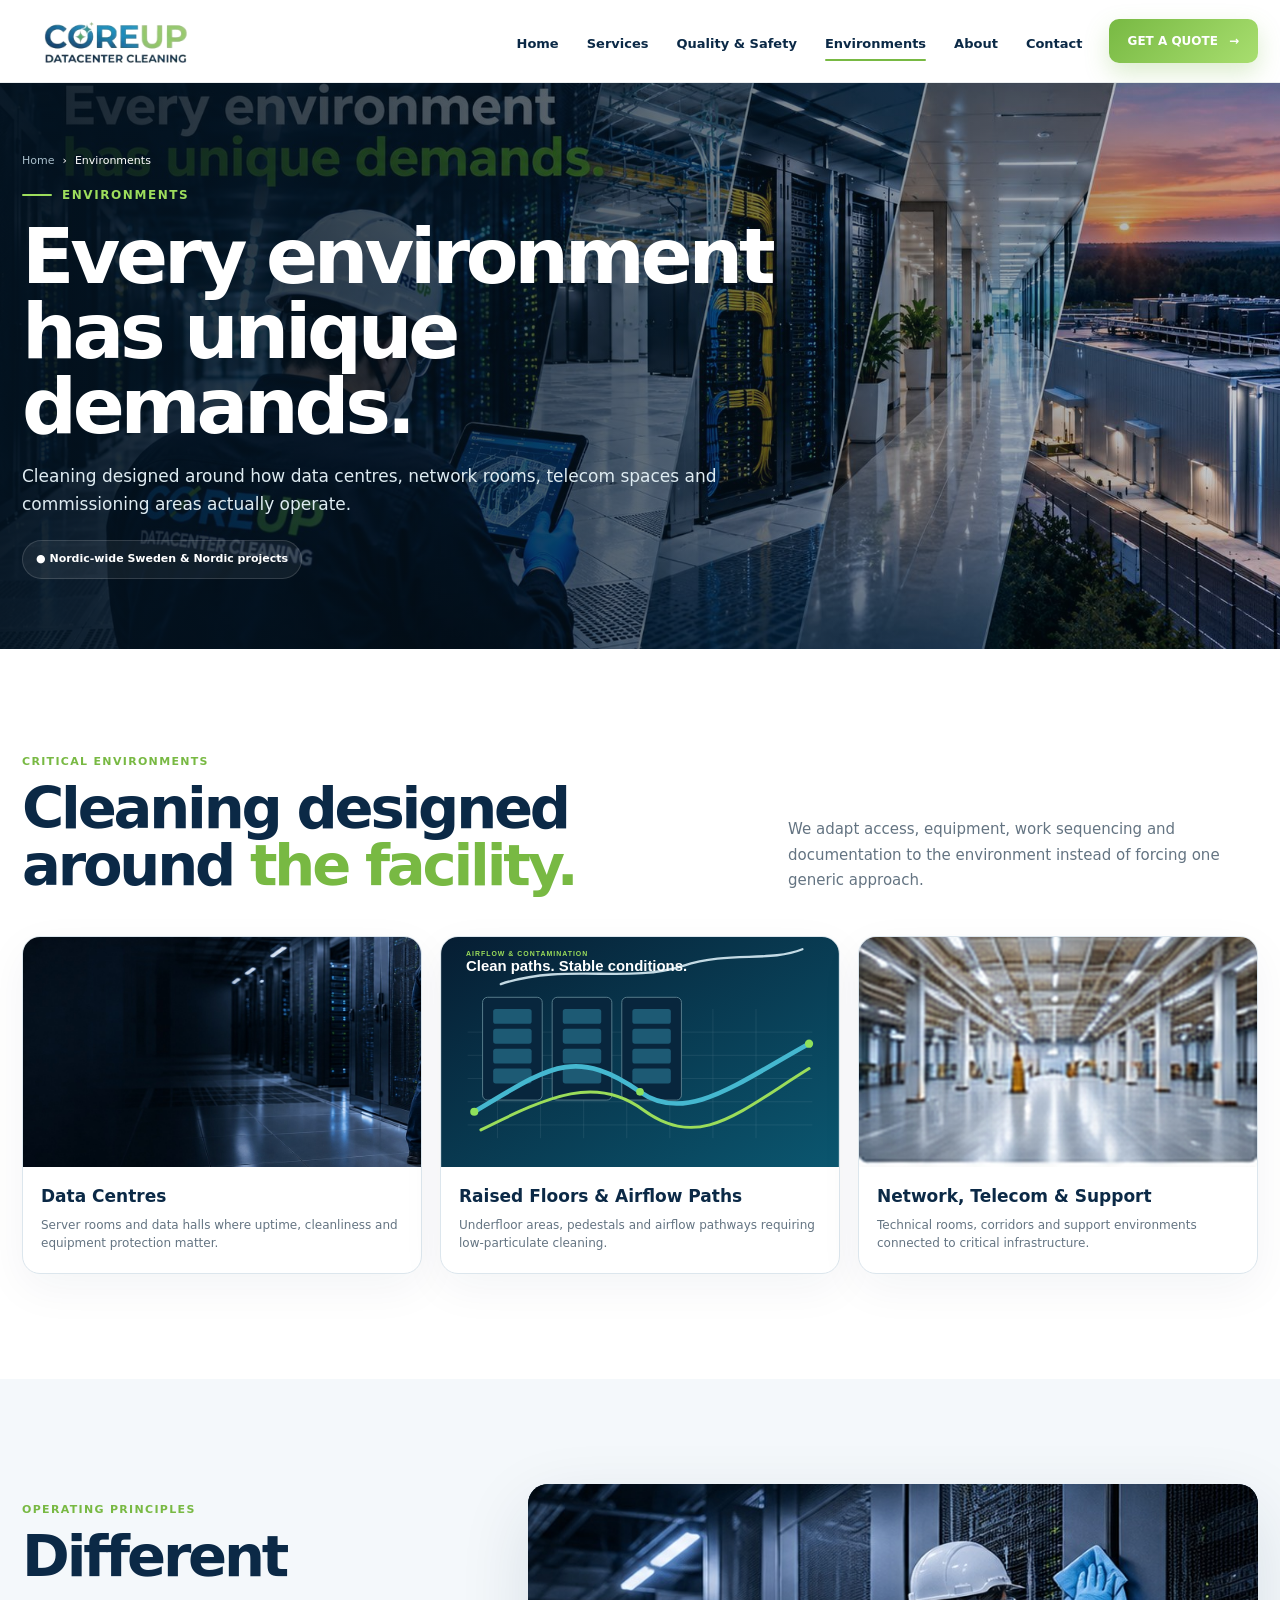
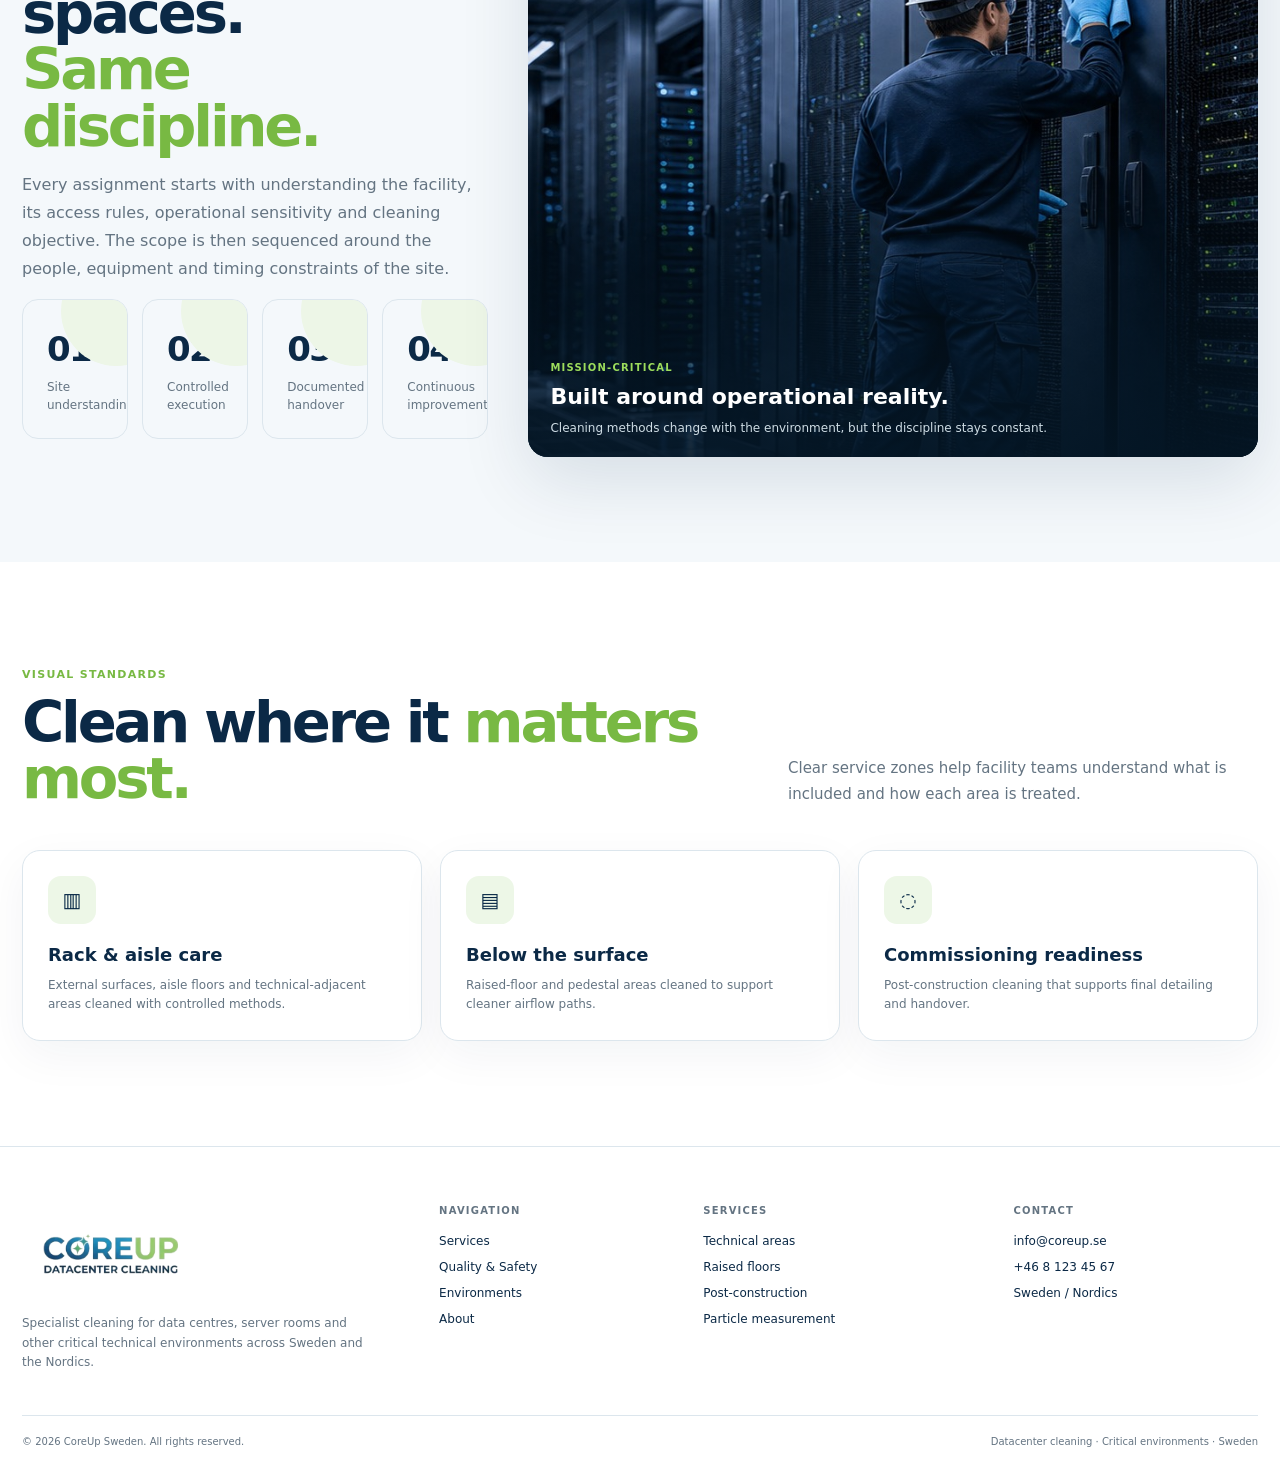
<file: industries.html>
<!doctype html>
<html lang="en">
  <head>
    <meta charset="utf-8" />
    <meta name="viewport" content="width=device-width,initial-scale=1" />
    <title>Environments | CoreUp Datacenter Cleaning</title>
    <meta
      name="description"
      content="Critical environment cleaning for data centres, server rooms, network rooms, telecom and commissioning areas."
    />
    <link rel="stylesheet" href="assets/css/style.css" />
  </head>
  <body>
    <a class="skip" href="#main">Skip to content</a>
    <!-- ===== Site header ===== -->
    <header class="site-header">
      <div class="container nav">
        <a class="logo" href="index.html" aria-label="CoreUp home">
          <img src="assets/images/brand/logo.png" alt="CoreUp Datacenter Cleaning" />
        </a>
        <nav class="nav-links" aria-label="Primary navigation">
          <a data-nav href="index.html">Home</a>
          <a data-nav href="services.html">Services</a>
          <a data-nav href="quality-safety.html">Quality &amp; Safety</a>
          <a data-nav href="industries.html">Environments</a>
          <a data-nav href="about.html">About</a>
          <a data-nav href="contact.html">Contact</a>
        </nav>
        <a class="quote-btn" href="contact.html">
          GET A QUOTE
          <span>→</span>
        </a>
        <button class="menu" data-menu aria-label="Open navigation" aria-expanded="false">☰</button>
      </div>
      <nav class="mobile-nav" data-mobile-nav aria-label="Mobile navigation">
        <a data-nav href="index.html">Home</a>
        <a data-nav href="services.html">Services</a>
        <a data-nav href="quality-safety.html">Quality &amp; Safety</a>
        <a data-nav href="industries.html">Environments</a>
        <a data-nav href="about.html">About</a>
        <a data-nav href="contact.html">Contact</a>
        <a class="quote-btn" href="contact.html">GET A QUOTE</a>
      </nav>
    </header>
    <!-- ===== Main content ===== -->
    <main id="main">
      <!-- ===== Hero: Environments ===== -->
      <section class="page-hero">
        <div
          class="page-hero-media"
          style="background-image: url('assets/images/industries/hero.jpg')"
        ></div>
        <div class="page-hero-overlay"></div>
        <div class="container">
          <div class="page-hero-copy">
            <div class="crumb">
              Home
              <span>›</span>
              <span>Environments</span>
            </div>
            <div class="eyebrow">Environments</div>
            <h1>Every environment has unique demands.</h1>
            <p>
              Cleaning designed around how data centres, network rooms, telecom spaces and commissioning areas actually
              operate.
            </p>
            <div class="page-hero-badge">● Nordic-wide Sweden & Nordic projects</div>
          </div>
        </div>
      </section>
      <!-- ===== Critical Environments ===== -->
      <section class="section white">
        <div class="container">
          <div class="section-head">
            <div>
              <div class="label">CRITICAL ENVIRONMENTS</div>
              <h2>
                Cleaning designed around
                <span>the facility.</span>
              </h2>
            </div>
            <p>
              We adapt access, equipment, work sequencing and documentation to the environment instead of forcing one
              generic approach.
            </p>
          </div>
          <div class="image-row">
            <article class="image-tile reveal">
              <img src="assets/images/industries/datacenter-corridor.jpg" alt="Data hall cleaning" />
              <div class="copy">
                <h3>Data Centres</h3>
                <p>Server rooms and data halls where uptime, cleanliness and equipment protection matter.</p>
              </div>
            </article>
            <article class="image-tile reveal">
              <img src="assets/images/industries/airflow-thermal.svg" alt="Raised floor environment" />
              <div class="copy">
                <h3>Raised Floors &amp; Airflow Paths</h3>
                <p>Underfloor areas, pedestals and airflow pathways requiring low-particulate cleaning.</p>
              </div>
            </article>
            <article class="image-tile reveal">
              <img src="assets/images/industries/services-general.jpg" alt="Support spaces" />
              <div class="copy">
                <h3>Network, Telecom &amp; Support</h3>
                <p>Technical rooms, corridors and support environments connected to critical infrastructure.</p>
              </div>
            </article>
          </div>
        </div>
      </section>
      <!-- ===== Operating Principles ===== -->
      <section class="section">
        <div class="container">
          <div class="intro-grid">
            <div class="intro-copy reveal">
              <div class="label">OPERATING PRINCIPLES</div>
              <h2>
                Different spaces.
                <br />
                <span>Same discipline.</span>
              </h2>
              <p>
                Every assignment starts with understanding the facility, its access rules, operational sensitivity and
                cleaning objective. The scope is then sequenced around the people, equipment and timing constraints of
                the site.
              </p>
              <div class="metrics">
                <div class="metric">
                  <strong>01</strong>
                  <span>Site understanding</span>
                </div>
                <div class="metric">
                  <strong>02</strong>
                  <span>Controlled execution</span>
                </div>
                <div class="metric">
                  <strong>03</strong>
                  <span>Documented handover</span>
                </div>
                <div class="metric">
                  <strong>04</strong>
                  <span>Continuous improvement</span>
                </div>
              </div>
            </div>
            <div class="visual-card reveal">
              <img src="assets/images/industries/technical-area.jpg" alt="CoreUp critical environment visual" />
              <div class="visual-content">
                <div class="tag">MISSION-CRITICAL</div>
                <h3>Built around operational reality.</h3>
                <p>Cleaning methods change with the environment, but the discipline stays constant.</p>
              </div>
            </div>
          </div>
        </div>
      </section>
      <!-- ===== Visual Standards ===== -->
      <section class="section white">
        <div class="container">
          <div class="section-head">
            <div>
              <div class="label">VISUAL STANDARDS</div>
              <h2>
                Clean where it
                <span>matters most.</span>
              </h2>
            </div>
            <p>Clear service zones help facility teams understand what is included and how each area is treated.</p>
          </div>
          <div class="info-grid">
            <article class="info-card reveal">
              <div class="info-icon">▥</div>
              <h3>Rack &amp; aisle care</h3>
              <p>External surfaces, aisle floors and technical-adjacent areas cleaned with controlled methods.</p>
            </article>
            <article class="info-card reveal">
              <div class="info-icon">▤</div>
              <h3>Below the surface</h3>
              <p>Raised-floor and pedestal areas cleaned to support cleaner airflow paths.</p>
            </article>
            <article class="info-card reveal">
              <div class="info-icon">◌</div>
              <h3>Commissioning readiness</h3>
              <p>Post-construction cleaning that supports final detailing and handover.</p>
            </article>
          </div>
        </div>
      </section>
    </main>
    <!-- ===== Footer ===== -->
    <footer class="footer">
      <div class="container">
        <div class="footer-grid">
          <div class="footer-logo">
            <img src="assets/images/brand/logo.png" alt="CoreUp Datacenter Cleaning" />
            <p>
              Specialist cleaning for data centres, server rooms and other critical technical environments across Sweden
              and the Nordics.
            </p>
          </div>
          <div>
            <h4>Navigation</h4>
            <a href="services.html">Services</a>
            <a href="quality-safety.html">Quality &amp; Safety</a>
            <a href="industries.html">Environments</a>
            <a href="about.html">About</a>
          </div>
          <div>
            <h4>Services</h4>
            <a href="services.html#technical">Technical areas</a>
            <a href="services.html#raised">Raised floors</a>
            <a href="services.html#construction">Post-construction</a>
            <a href="services.html#particle">Particle measurement</a>
          </div>
          <div>
            <h4>Contact</h4>
            <a href="mailto:info@coreup.se">info@coreup.se</a>
            <a href="tel:+4680000000">+46 8 123 45 67</a>
            <a href="contact.html">Sweden / Nordics</a>
          </div>
        </div>
        <div class="copyright">
          <span>
            ©
            <span data-year>2026</span>
            CoreUp Sweden. All rights reserved.
          </span>
          <span>Datacenter cleaning · Critical environments · Sweden</span>
        </div>
      </div>
    </footer>
    <!-- ===== Scripts ===== -->
    <script src="assets/js/main.js" defer></script>
  </body>
</html>
</file>
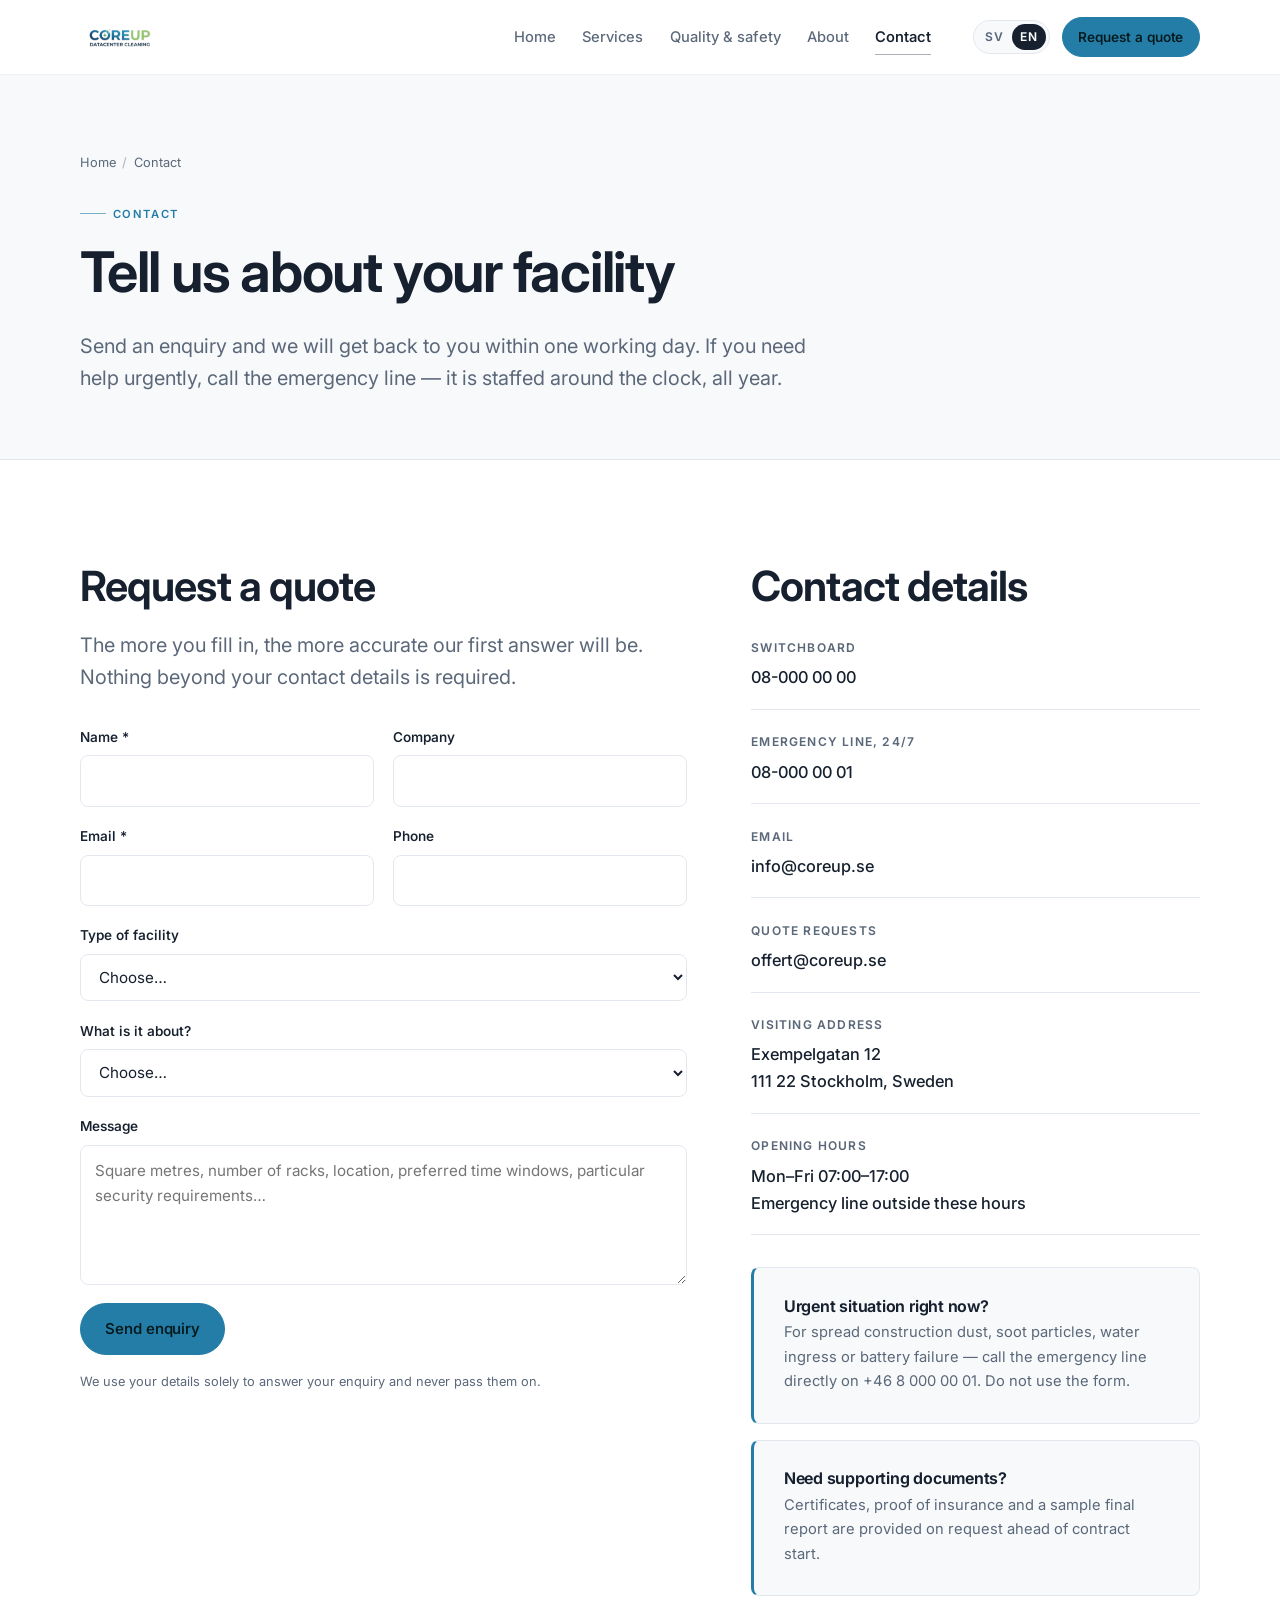
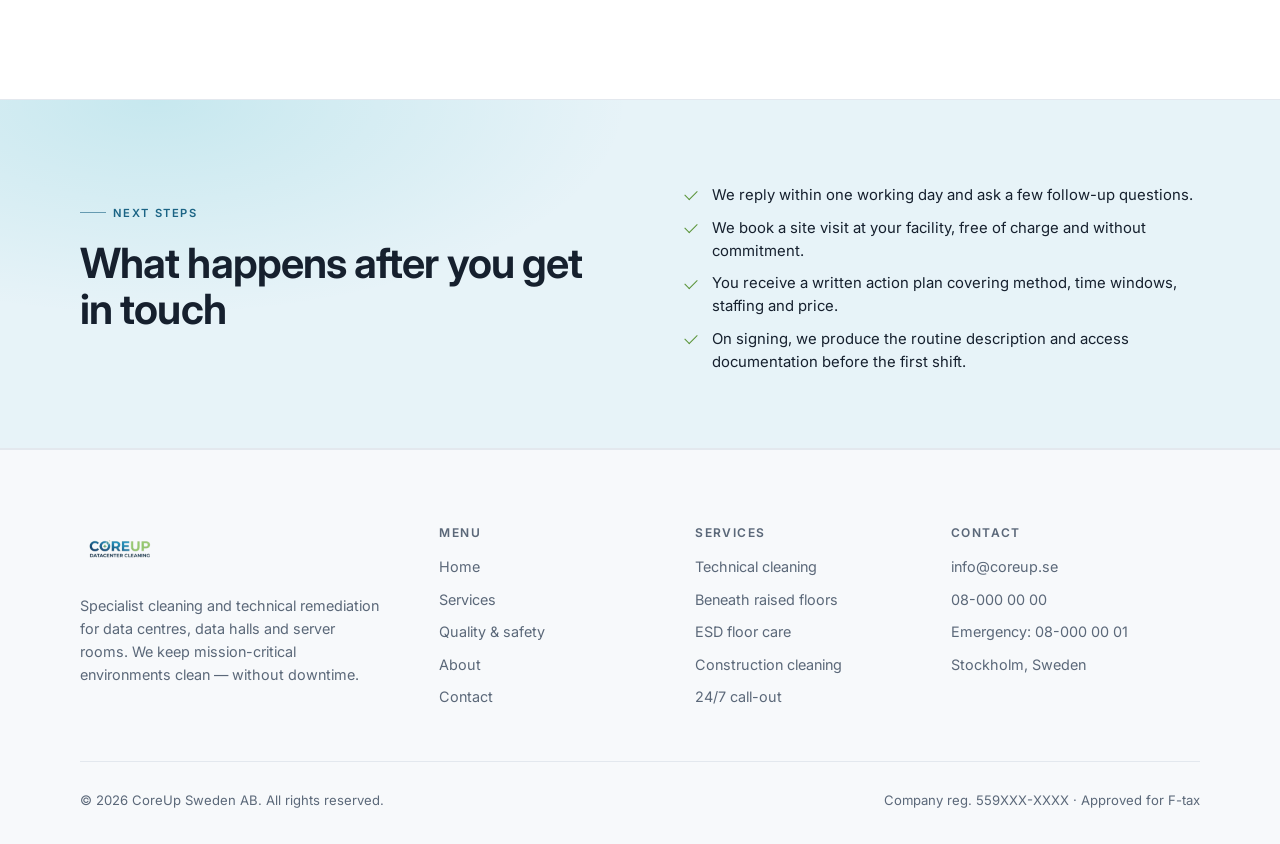
<file: kontakt.html>
<!DOCTYPE html>
<html lang="sv">
<head>
<meta charset="utf-8">
<meta name="viewport" content="width=device-width, initial-scale=1">
<title>Kontakt &amp; offert — CoreUp</title>
<meta name="description" content="Kontakta CoreUp för en kostnadsfri behovsanalys av er datahall. Offertförfrågan, jour dygnet runt och kontaktuppgifter.">
<meta name="theme-color" content="#f7f9fb">
<link rel="canonical" href="https://www.coreup.se/kontakt.html">
<link rel="icon" href="assets/favicon.svg" type="image/svg+xml">
<link rel="preconnect" href="https://fonts.googleapis.com">
<link rel="preconnect" href="https://fonts.gstatic.com" crossorigin>
<link href="https://fonts.googleapis.com/css2?family=Inter:wght@400;500;600;700&display=swap" rel="stylesheet">
<link rel="stylesheet" href="css/style.css">
</head>
<body>
<a class="skip-link" href="#main" data-i18n="a11y.skip">Hoppa till innehåll</a>

<header class="site-header">
  <div class="wrap header-inner">
    <a class="logo" href="index.html" aria-label="CoreUp">
      <img class="logo__img" src="assets/logo.png" alt="CoreUp — datacenterstädning" width="150" height="90">
    </a>
    <nav class="nav" id="nav" aria-label="Huvudmeny">
      <ul class="nav__list">
        <li><a class="nav__link" href="index.html" data-i18n="nav.home">Hem</a></li>
        <li><a class="nav__link" href="tjanster.html" data-i18n="nav.services">Tjänster</a></li>
        <li><a class="nav__link" href="kvalitet-sakerhet.html" data-i18n="nav.quality">Kvalitet &amp; säkerhet</a></li>
        <li><a class="nav__link" href="om-oss.html" data-i18n="nav.about">Om oss</a></li>
        <li><a class="nav__link" href="kontakt.html" aria-current="page" data-i18n="nav.contact">Kontakt</a></li>
      </ul>
    </nav>
    <div class="header-actions">
      <div class="lang" role="group" aria-label="Språk / Language">
        <button type="button" data-lang="sv" aria-pressed="true">SV</button>
        <button type="button" data-lang="en" aria-pressed="false">EN</button>
      </div>
      <a class="btn btn--primary btn--sm" href="#offert" data-i18n="cta.quote">Begär offert</a>
      <button class="nav-toggle" type="button" aria-expanded="false" aria-controls="nav">
        <span></span><span class="visually-hidden" data-i18n="a11y.menu">Meny</span>
      </button>
    </div>
  </div>
</header>

<main id="main">

<section class="pagehero">
  <div class="wrap">
    <ol class="breadcrumb">
      <li><a href="index.html" data-i18n="nav.home">Hem</a></li>
      <li data-i18n="nav.contact">Kontakt</li>
    </ol>
    <p class="eyebrow" data-i18n="contact.eyebrow">Kontakt</p>
    <h1 data-i18n="contact.h1">Berätta om er anläggning</h1>
    <p class="lead" data-i18n="contact.lead">
      Skicka en förfrågan så återkommer vi inom en arbetsdag. Behöver ni hjälp akut —
      ring jourtelefonen, den är bemannad dygnet runt året om.
    </p>
  </div>
</section>

<section class="section" id="offert">
  <div class="wrap contact-grid">

    <!-- FORM -->
    <div class="reveal">
      <h2 data-i18n="contact.form.h2">Offertförfrågan</h2>
      <p class="lead" style="margin-bottom:2rem" data-i18n="contact.form.lead">
        Ju mer ni fyller i, desto träffsäkrare blir vårt första svar. Inget är obligatoriskt
        utöver kontaktuppgifterna.
      </p>

      <form id="quote-form" class="form-grid" novalidate>
        <div class="form-grid form-grid--2 field--full" style="gap:1.15rem">
          <div class="field">
            <label for="name" data-i18n="form.name">Namn *</label>
            <input type="text" id="name" name="name" autocomplete="name" required>
          </div>
          <div class="field">
            <label for="company" data-i18n="form.company">Företag</label>
            <input type="text" id="company" name="company" autocomplete="organization">
          </div>
          <div class="field">
            <label for="email" data-i18n="form.email">E-post *</label>
            <input type="email" id="email" name="email" autocomplete="email" required>
          </div>
          <div class="field">
            <label for="phone" data-i18n="form.phone">Telefon</label>
            <input type="tel" id="phone" name="phone" autocomplete="tel">
          </div>
        </div>

        <div class="field field--full">
          <label for="facility" data-i18n="form.facility">Typ av anläggning</label>
          <select id="facility" name="facility">
            <option value="" data-i18n="form.choose">Välj…</option>
            <option data-i18n="form.f1">Datahall / whitespace</option>
            <option data-i18n="form.f2">Serverrum</option>
            <option data-i18n="form.f3">Colocation-anläggning</option>
            <option data-i18n="form.f4">Korskopplings- eller nod-rum</option>
            <option data-i18n="form.f5">UPS- och batterirum</option>
            <option data-i18n="form.f6">Nybyggnation / ombyggnation</option>
            <option data-i18n="form.f7">Annat</option>
          </select>
        </div>

        <div class="field field--full">
          <label for="need" data-i18n="form.need">Vad gäller det?</label>
          <select id="need" name="need">
            <option value="" data-i18n="form.choose">Välj…</option>
            <option data-i18n="form.n1">Löpande underhållsstädning</option>
            <option data-i18n="form.n2">Engångs djuprengöring</option>
            <option data-i18n="form.n3">Städning under datorgolv</option>
            <option data-i18n="form.n4">ESD-golvvård</option>
            <option data-i18n="form.n5">Byggstädning / driftsättning</option>
            <option data-i18n="form.n6">Partikelmätning</option>
            <option data-i18n="form.n7">Akut — jour</option>
          </select>
        </div>

        <div class="field field--full">
          <label for="message" data-i18n="form.message">Meddelande</label>
          <textarea id="message" name="message" data-i18n-attr="placeholder:form.placeholder"
            placeholder="Kvadratmeter, antal rack, ort, önskade tidsfönster, särskilda säkerhetskrav…"></textarea>
        </div>

        <!-- honeypot -->
        <div class="visually-hidden" aria-hidden="true">
          <label for="company_url">Lämna tomt</label>
          <input type="text" id="company_url" name="company_url" tabindex="-1" autocomplete="off">
        </div>

        <div class="field--full">
          <button class="btn btn--primary" type="submit" data-i18n="form.submit">Skicka förfrågan</button>
          <p class="form-note" style="margin-top:1rem" data-i18n="form.note">
            Vi använder uppgifterna enbart för att besvara din förfrågan och delar dem aldrig vidare.
          </p>
          <div class="form-status" id="form-status" role="status" aria-live="polite"></div>
        </div>
      </form>
    </div>

    <!-- DETAILS -->
    <aside class="reveal">
      <h2 data-i18n="contact.details.h2">Kontaktuppgifter</h2>
      <ul class="contact-list" style="margin-top:1.5rem">
        <li>
          <span class="k" data-i18n="contact.k.phone">Växel</span>
          <span class="v"><a href="tel:+4680000000">08-000 00 00</a></span>
        </li>
        <li>
          <span class="k" data-i18n="contact.k.jour">Jour, dygnet runt</span>
          <span class="v"><a href="tel:+4680000001">08-000 00 01</a></span>
        </li>
        <li>
          <span class="k" data-i18n="contact.k.email">E-post</span>
          <span class="v"><a href="mailto:info@coreup.se">info@coreup.se</a></span>
        </li>
        <li>
          <span class="k" data-i18n="contact.k.quote">Offertförfrågan</span>
          <span class="v"><a href="mailto:offert@coreup.se">offert@coreup.se</a></span>
        </li>
        <li>
          <span class="k" data-i18n="contact.k.address">Besöksadress</span>
          <span class="v" data-i18n="contact.v.address">Exempelgatan 12<br>111 22 Stockholm</span>
        </li>
        <li>
          <span class="k" data-i18n="contact.k.hours">Öppettider</span>
          <span class="v" data-i18n="contact.v.hours">Mån–fre 07.00–17.00<br>Jour övrig tid</span>
        </li>
      </ul>

      <div class="callout" style="margin-top:2rem">
        <h3 data-i18n="contact.urgent.h">Akut läge just nu?</h3>
        <p data-i18n="contact.urgent.p">
          Vid byggdamm som spridits, sotpartiklar, vattenläckage eller batterihaveri —
          ring jouren direkt på 08-000 00 01. Skicka inte formulär.
        </p>
      </div>

      <div class="callout" style="margin-top:1rem">
        <h3 data-i18n="contact.docs.h">Behöver ni underlag?</h3>
        <p data-i18n="contact.docs.p">
          Certifikat, försäkringsbevis och exempel på slutrapport skickas på begäran
          inför avtalsstart.
        </p>
      </div>
    </aside>
  </div>
</section>

<section class="section band section--tight">
  <div class="wrap">
    <div class="split">
      <div class="reveal">
        <p class="eyebrow" data-i18n="contact.next.eyebrow">Nästa steg</p>
        <h2 data-i18n="contact.next.h2">Vad som händer efter att ni hör av er</h2>
      </div>
      <div class="reveal">
        <ul class="checks">
          <li data-i18n="contact.next.l1">Vi svarar inom en arbetsdag och ställer några kompletterande frågor.</li>
          <li data-i18n="contact.next.l2">Vi bokar in ett platsbesök i er anläggning, kostnadsfritt och utan bindning.</li>
          <li data-i18n="contact.next.l3">Ni får en skriftlig åtgärdsplan med metod, tidsfönster, bemanning och pris.</li>
          <li data-i18n="contact.next.l4">Vid avtal tar vi fram rutinbeskrivning och tillträdesunderlag innan första passet.</li>
        </ul>
      </div>
    </div>
  </div>
</section>

</main>

<footer class="site-footer">
  <div class="wrap">
    <div class="footer-top">
      <div>
        <a class="logo" href="index.html" aria-label="CoreUp">
          <img class="logo__img" src="assets/logo.png" alt="CoreUp — datacenterstädning" width="150" height="90">
        </a>
        <p class="footer-blurb" data-i18n="footer.blurb">
          Specialiserad städning och teknisk rengöring av datacenter, datahallar och
          serverhallar. Vi håller driftkritiska miljöer rena — utan driftstopp.
        </p>
      </div>
      <div>
        <h4 data-i18n="footer.h.nav">Meny</h4>
        <ul>
          <li><a href="index.html" data-i18n="nav.home">Hem</a></li>
          <li><a href="tjanster.html" data-i18n="nav.services">Tjänster</a></li>
          <li><a href="kvalitet-sakerhet.html" data-i18n="nav.quality">Kvalitet &amp; säkerhet</a></li>
          <li><a href="om-oss.html" data-i18n="nav.about">Om oss</a></li>
          <li><a href="kontakt.html" data-i18n="nav.contact">Kontakt</a></li>
        </ul>
      </div>
      <div>
        <h4 data-i18n="footer.h.services">Tjänster</h4>
        <ul>
          <li><a href="tjanster.html#teknisk-stadning" data-i18n="footer.s1">Teknisk städning</a></li>
          <li><a href="tjanster.html#undergolv" data-i18n="footer.s2">Under datorgolv</a></li>
          <li><a href="tjanster.html#golvvard" data-i18n="footer.s3">ESD-golvvård</a></li>
          <li><a href="tjanster.html#byggstadning" data-i18n="footer.s4">Byggstädning</a></li>
          <li><a href="tjanster.html#jour" data-i18n="footer.s5">Jour 24/7</a></li>
        </ul>
      </div>
      <div>
        <h4 data-i18n="footer.h.contact">Kontakt</h4>
        <ul>
          <li><a href="mailto:info@coreup.se">info@coreup.se</a></li>
          <li><a href="tel:+4680000000">08-000 00 00</a></li>
          <li><a href="tel:+4680000001"><span data-i18n="footer.jour">Jour</span>: 08-000 00 01</a></li>
          <li data-i18n="footer.address">Stockholm, Sverige</li>
        </ul>
      </div>
    </div>
    <div class="footer-bottom">
      <span>© <span id="year">2026</span> CoreUp Sweden AB. <span data-i18n="footer.rights">Alla rättigheter förbehållna.</span></span>
      <span data-i18n="footer.orgnr">Org.nr 559XXX-XXXX · Godkänd för F-skatt</span>
    </div>
  </div>
</footer>

<script src="js/i18n.js"></script>
<script src="js/media.js"></script>
<script src="js/main.js"></script>
</body>
</html>
</file>
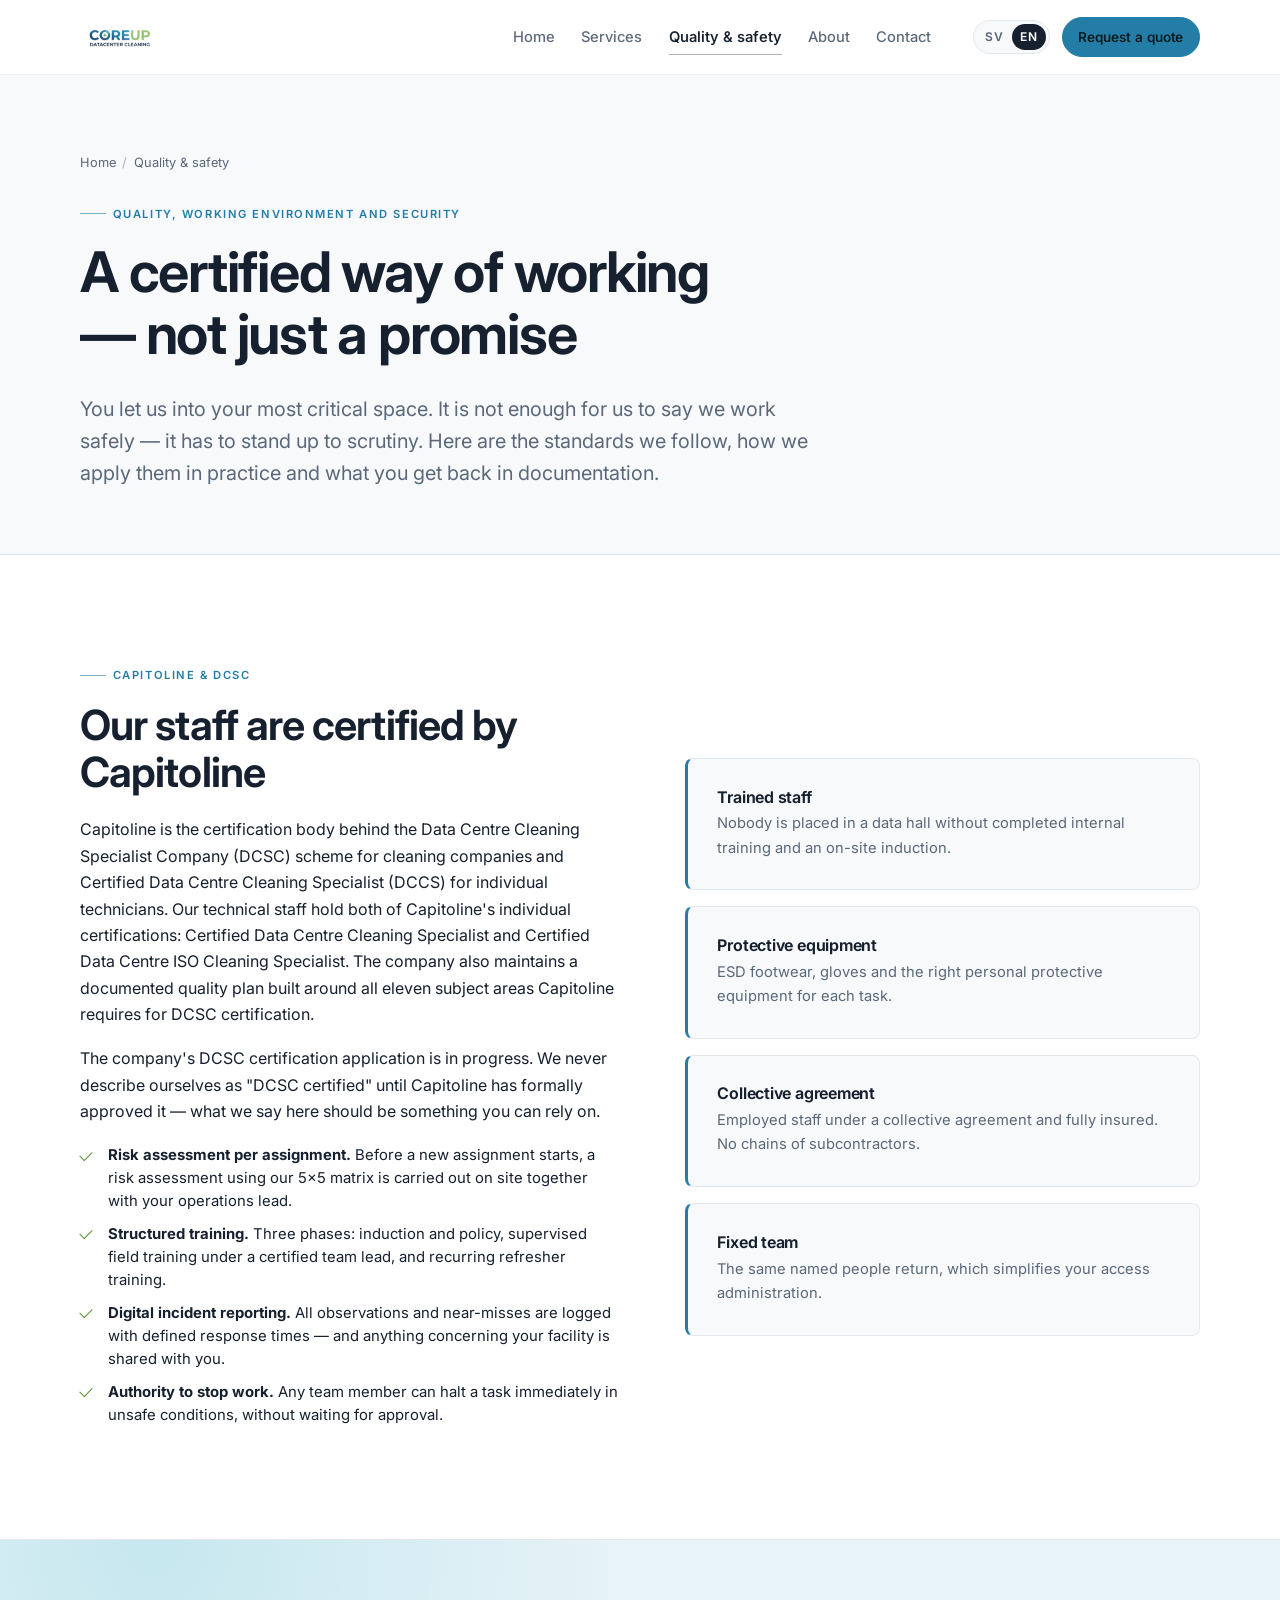
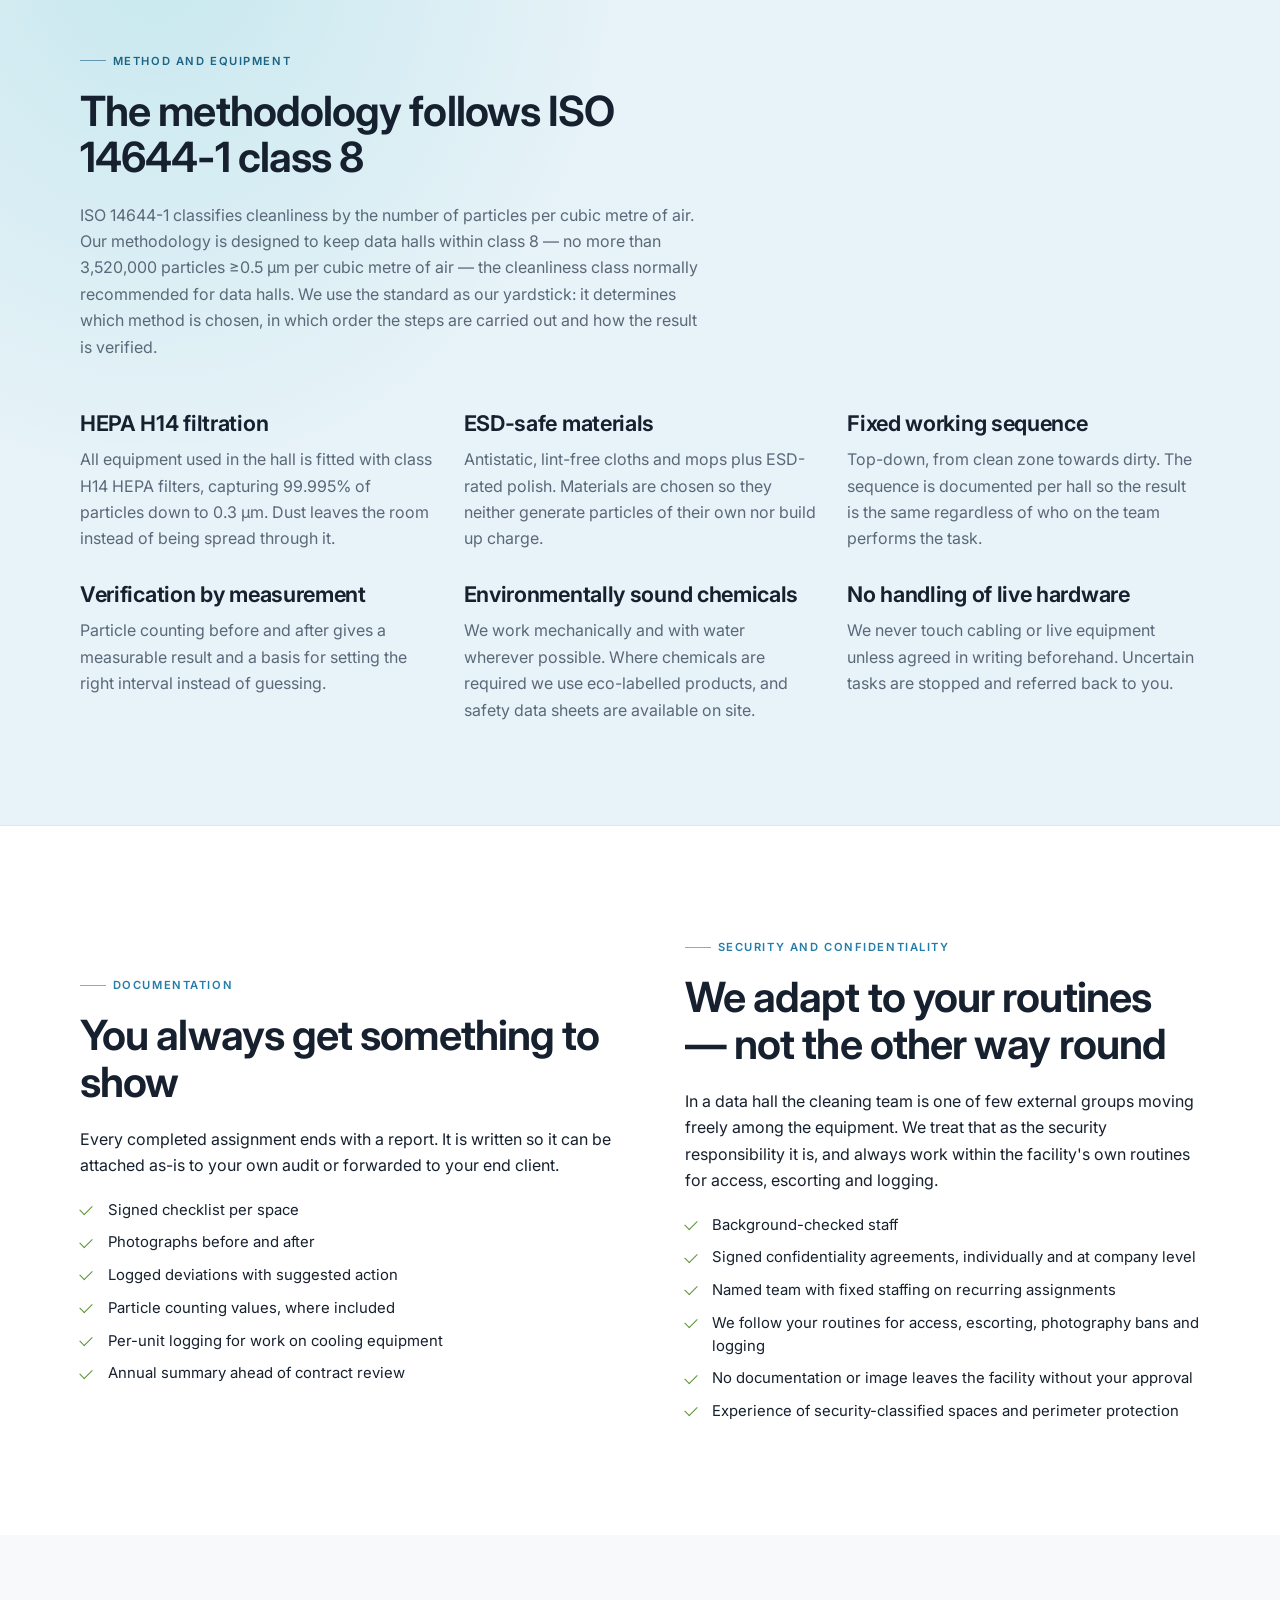
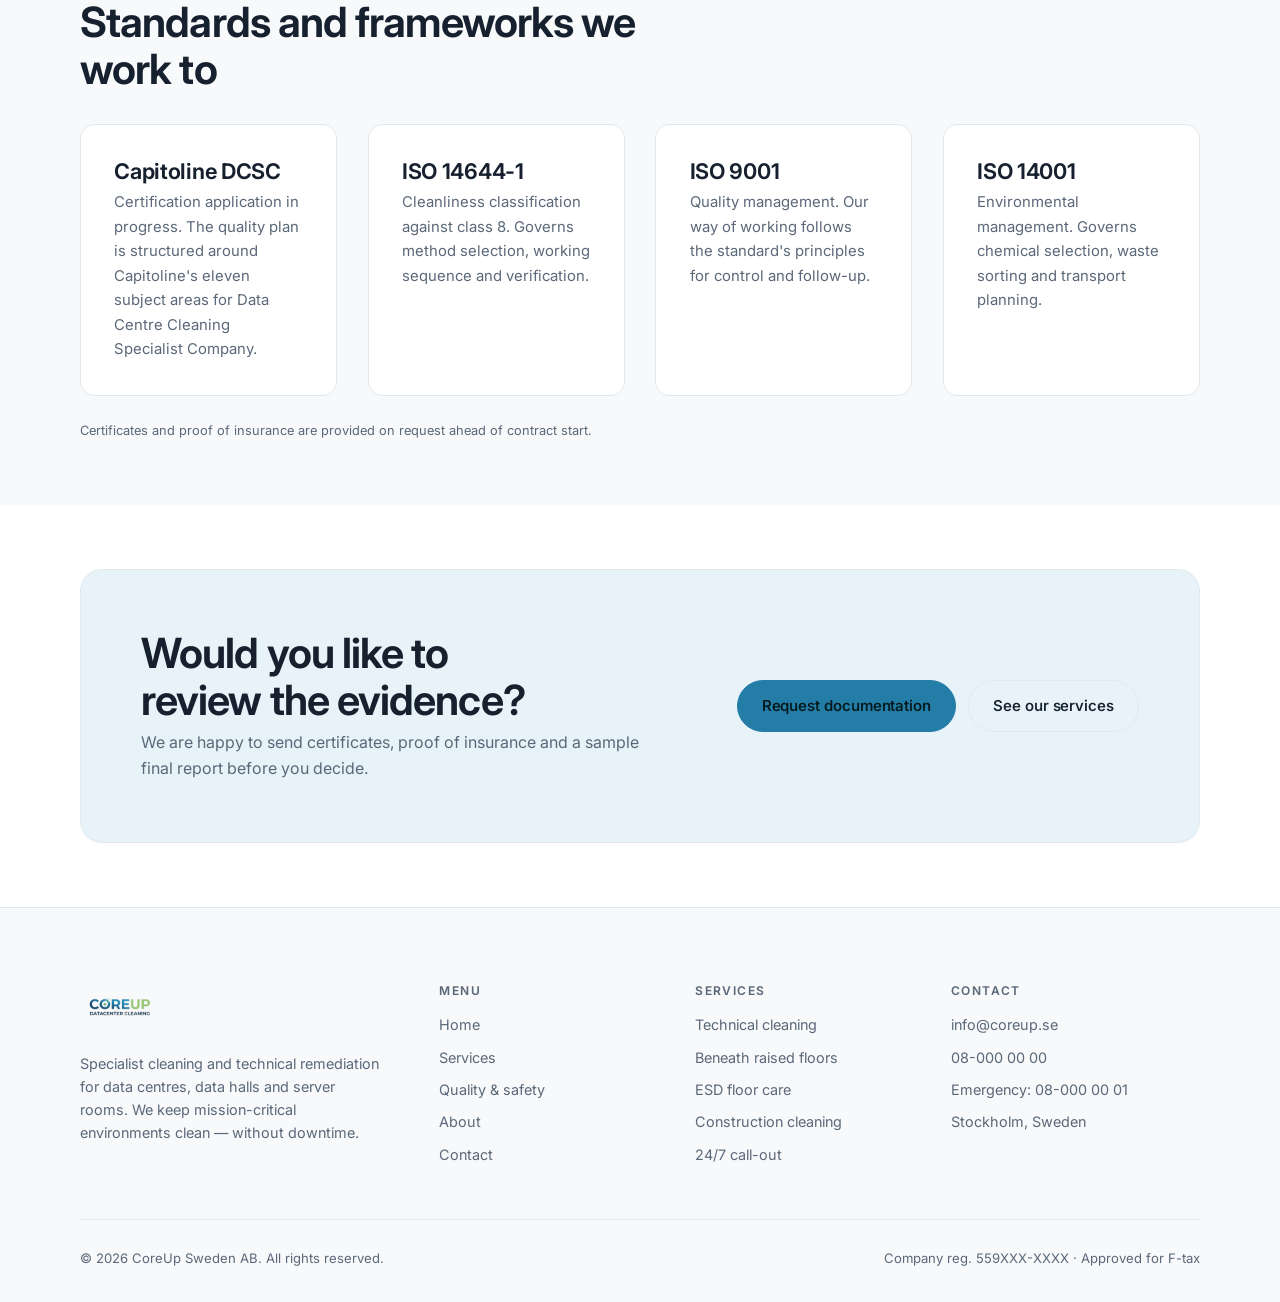
<file: kvalitet-sakerhet.html>
<!DOCTYPE html>
<html lang="sv">
<head>
<meta charset="utf-8">
<meta name="viewport" content="width=device-width, initial-scale=1">
<title>Kvalitet &amp; säkerhet — Capitoline-certifiering | CoreUp</title>
<meta name="description" content="CoreUps personal är Capitoline-certifierad (DCCS). Läs om vår DCSC-certifieringsansökan, metodik enligt ISO 14644-1 klass 8, ESD-säkrade material, HEPA-filtrering, sekretess och dokumentation.">
<meta name="theme-color" content="#f7f9fb">
<link rel="canonical" href="https://www.coreup.se/kvalitet-sakerhet.html">
<link rel="icon" href="assets/favicon.svg" type="image/svg+xml">
<link rel="preconnect" href="https://fonts.googleapis.com">
<link rel="preconnect" href="https://fonts.gstatic.com" crossorigin>
<link href="https://fonts.googleapis.com/css2?family=Inter:wght@400;500;600;700&display=swap" rel="stylesheet">
<link rel="stylesheet" href="css/style.css">
</head>
<body>
<a class="skip-link" href="#main" data-i18n="a11y.skip">Hoppa till innehåll</a>

<header class="site-header">
  <div class="wrap header-inner">
    <a class="logo" href="index.html" aria-label="CoreUp">
      <img class="logo__img" src="assets/logo.png" alt="CoreUp — datacenterstädning" width="150" height="90">
    </a>
    <nav class="nav" id="nav" aria-label="Huvudmeny">
      <ul class="nav__list">
        <li><a class="nav__link" href="index.html" data-i18n="nav.home">Hem</a></li>
        <li><a class="nav__link" href="tjanster.html" data-i18n="nav.services">Tjänster</a></li>
        <li><a class="nav__link" href="kvalitet-sakerhet.html" aria-current="page" data-i18n="nav.quality">Kvalitet &amp; säkerhet</a></li>
        <li><a class="nav__link" href="om-oss.html" data-i18n="nav.about">Om oss</a></li>
        <li><a class="nav__link" href="kontakt.html" data-i18n="nav.contact">Kontakt</a></li>
      </ul>
    </nav>
    <div class="header-actions">
      <div class="lang" role="group" aria-label="Språk / Language">
        <button type="button" data-lang="sv" aria-pressed="true">SV</button>
        <button type="button" data-lang="en" aria-pressed="false">EN</button>
      </div>
      <a class="btn btn--primary btn--sm" href="kontakt.html#offert" data-i18n="cta.quote">Begär offert</a>
      <button class="nav-toggle" type="button" aria-expanded="false" aria-controls="nav">
        <span></span><span class="visually-hidden" data-i18n="a11y.menu">Meny</span>
      </button>
    </div>
  </div>
</header>

<main id="main">

<section class="pagehero">
  <div class="wrap">
    <ol class="breadcrumb">
      <li><a href="index.html" data-i18n="nav.home">Hem</a></li>
      <li data-i18n="nav.quality">Kvalitet &amp; säkerhet</li>
    </ol>
    <p class="eyebrow" data-i18n="q.eyebrow">Kvalitet, arbetsmiljö och säkerhet</p>
    <h1 data-i18n="q.h1">Certifierat arbetssätt — inte bara ett löfte</h1>
    <p class="lead" data-i18n="q.lead">
      Ni släpper in oss i ert mest kritiska utrymme. Då räcker det inte att vi säger att
      vi arbetar säkert — det ska gå att granska. Här är standarderna vi följer, hur vi
      arbetar med dem i praktiken och vad ni får tillbaka i form av dokumentation.
    </p>
  </div>
</section>

<!-- CAPITOLINE / DCSC -->
<section class="section">
  <div class="wrap split">
    <div class="reveal">
      <p class="eyebrow" data-i18n="q.iso.eyebrow">Capitoline &amp; DCSC</p>
      <h2 data-i18n="q.iso.h2">Vår personal är certifierad av Capitoline</h2>
      <p data-i18n="q.iso.p1">
        Capitoline är certifieringsorganet bakom Data Centre Cleaning Specialist Company
        (DCSC) för städbolag och Certified Data Centre Cleaning Specialist (DCCS) för
        enskilda tekniker. Vår tekniska personal håller båda Capitolines individuella
        certifieringar: Certified Data Centre Cleaning Specialist och Certified Data
        Centre ISO Cleaning Specialist. Bolaget har även en dokumenterad kvalitetsplan
        uppbyggd kring samtliga elva ämnesområden som Capitoline kräver för
        DCSC-certifiering.
      </p>
      <p data-i18n="q.iso.p2">
        Bolagets ansökan om DCSC-certifiering pågår. Vi skriver aldrig "DCSC-certifierade"
        förrän Capitoline har godkänt certifieringen formellt — ni ska kunna lita på det
        vi skriver här.
      </p>
      <ul class="checks">
        <li data-i18n="q.iso.l1"><strong>Riskbedömning per uppdrag.</strong> Innan ett nytt uppdrag startar görs en riskbedömning enligt vår 5×5-matris tillsammans med er driftansvarige.</li>
        <li data-i18n="q.iso.l2"><strong>Strukturerad utbildning.</strong> Tre faser: introduktion och regelverk, handledd fältträning under certifierad arbetsledare, samt återkommande repetitionsutbildning.</li>
        <li data-i18n="q.iso.l3"><strong>Digital incidentrapportering.</strong> Alla observationer och tillbud registreras med definierade svarstider — och ni får ta del av det som rör er anläggning.</li>
        <li data-i18n="q.iso.l4"><strong>Mandat att stoppa arbetet.</strong> All personal kan omedelbart avbryta ett arbetsmoment vid osäkra förhållanden, utan att behöva invänta godkännande.</li>
      </ul>
    </div>

    <div class="reveal">
      <div class="grid grid--2" style="gap:1rem">
        <div class="callout">
          <h3 data-i18n="q.card1.h">Utbildad personal</h3>
          <p data-i18n="q.card1.p">Ingen sätts i en datahall utan genomförd internutbildning och introduktion på plats.</p>
        </div>
        <div class="callout">
          <h3 data-i18n="q.card2.h">Skyddsutrustning</h3>
          <p data-i18n="q.card2.p">ESD-skor, handskar och rätt personlig skyddsutrustning för varje moment.</p>
        </div>
        <div class="callout">
          <h3 data-i18n="q.card3.h">Kollektivavtal</h3>
          <p data-i18n="q.card3.p">Anställd personal med kollektivavtal och full försäkring. Inga underleverantörskedjor.</p>
        </div>
        <div class="callout">
          <h3 data-i18n="q.card4.h">Fast team</h3>
          <p data-i18n="q.card4.p">Samma namngivna personer återkommer, vilket förenklar er tillträdeshantering.</p>
        </div>
      </div>
    </div>
  </div>
</section>

<!-- Method band -->
<section class="section band">
  <div class="wrap">
    <div class="section-head reveal">
      <p class="eyebrow" data-i18n="q.method.eyebrow">Metod och utrustning</p>
      <h2 data-i18n="q.method.h2">Metodiken följer ISO 14644-1 klass 8</h2>
      <p data-i18n="q.method.lead" style="max-width:62ch">
        ISO 14644-1 klassificerar renhet efter antal partiklar per kubikmeter luft.
        Vår metodik är utformad för att hålla datahallar inom klass 8 — högst
        3&nbsp;520&nbsp;000 partiklar ≥ 0,5&nbsp;µm per kubikmeter luft — vilket är den
        renhetsklass som normalt rekommenderas för datahallar. Vi använder standarden
        som mätstock: den avgör vilken metod som väljs, i vilken ordning momenten
        utförs och hur resultatet verifieras.
      </p>
    </div>

    <div class="grid grid--3">
      <div class="reveal">
        <h3 data-i18n="q.m1.h">HEPA H14-filtrering</h3>
        <p data-i18n="q.m1.p">All utrustning som används i hallen är utrustad med HEPA-filter av klass H14, som avskiljer 99,995&nbsp;% av partiklar ned till 0,3&nbsp;µm. Dammet lämnar rummet i stället för att spridas i det.</p>
      </div>
      <div class="reveal">
        <h3 data-i18n="q.m2.h">ESD-säkrade material</h3>
        <p data-i18n="q.m2.p">Antistatiska, icke-luddande dukar och moppar samt ESD-klassad polish. Materialen väljs för att inte generera egna partiklar eller bygga upp laddning.</p>
      </div>
      <div class="reveal">
        <h3 data-i18n="q.m3.h">Fastställd arbetsordning</h3>
        <p data-i18n="q.m3.p">Uppifrån och ned, från ren zon mot smutsig. Ordningen är dokumenterad per hall så att resultatet blir detsamma oavsett vem i teamet som utför momentet.</p>
      </div>
      <div class="reveal">
        <h3 data-i18n="q.m4.h">Verifiering med mätning</h3>
        <p data-i18n="q.m4.p">Partikelräkning före och efter insats ger ett mätbart resultat och underlag för att sätta rätt intervall i stället för att gissa.</p>
      </div>
      <div class="reveal">
        <h3 data-i18n="q.m5.h">Miljöanpassade kemikalier</h3>
        <p data-i18n="q.m5.p">Vi arbetar i första hand mekaniskt och med vatten. Där kemikalier krävs används miljömärkta produkter, och säkerhetsdatablad finns tillgängliga på plats.</p>
      </div>
      <div class="reveal">
        <h3 data-i18n="q.m6.h">Ingen hantering av aktiv hårdvara</h3>
        <p data-i18n="q.m6.p">Vi rör aldrig kablage eller aktiv utrustning utan att det är överenskommet skriftligt i förväg. Osäkra moment stoppas och stäms av med er.</p>
      </div>
    </div>
  </div>
</section>

<!-- Security -->
<section class="section">
  <div class="wrap split split--reverse">
    <div class="reveal">
      <p class="eyebrow" data-i18n="q.sec.eyebrow">Säkerhet och sekretess</p>
      <h2 data-i18n="q.sec.h2">Vi anpassar oss till era rutiner — inte tvärtom</h2>
      <p data-i18n="q.sec.p">
        I en datahall är städpersonalen en av få externa grupper som rör sig fritt bland
        utrustningen. Vi behandlar det som det säkerhetsansvar det är, och arbetar alltid
        inom ramen för anläggningens egna rutiner för tillträde, eskort och loggning.
      </p>
      <ul class="checks">
        <li data-i18n="q.sec.l1">Bakgrundskontrollerad personal</li>
        <li data-i18n="q.sec.l2">Tecknat sekretessavtal, individuellt och på bolagsnivå</li>
        <li data-i18n="q.sec.l3">Namngivet team med fast bemanning på återkommande uppdrag</li>
        <li data-i18n="q.sec.l4">Följer era rutiner för tillträde, eskort, fotoförbud och loggning</li>
        <li data-i18n="q.sec.l5">Ingen dokumentation eller bild lämnar anläggningen utan ert godkännande</li>
        <li data-i18n="q.sec.l6">Erfarenhet av säkerhetsklassade utrymmen och skalskydd</li>
      </ul>
    </div>

    <div class="reveal">
      <p class="eyebrow" data-i18n="q.doc.eyebrow">Dokumentation</p>
      <h2 data-i18n="q.doc.h2">Ni får alltid något att visa upp</h2>
      <p data-i18n="q.doc.p">
        Varje utfört uppdrag avslutas med en rapport. Den är utformad för att kunna
        bifogas rakt av i er egen revision eller skickas vidare till slutkund.
      </p>
      <ul class="checks">
        <li data-i18n="q.doc.l1">Signerad checklista per utrymme</li>
        <li data-i18n="q.doc.l2">Fotografier före och efter</li>
        <li data-i18n="q.doc.l3">Noterade avvikelser med förslag på åtgärd</li>
        <li data-i18n="q.doc.l4">Mätvärden från partikelräkning, när det ingår</li>
        <li data-i18n="q.doc.l5">Loggning per enhet vid arbete på kylutrustning</li>
        <li data-i18n="q.doc.l6">Årssammanställning inför avtalsuppföljning</li>
      </ul>
    </div>
  </div>
</section>

<!-- Standards strip -->
<section class="section section--alt section--tight">
  <div class="wrap">
    <div class="section-head reveal" style="margin-bottom:2rem">
      <h2 data-i18n="q.std.h2">Standarder och ramverk vi arbetar mot</h2>
    </div>
    <div class="grid grid--4">
      <div class="card reveal">
        <h3>Capitoline DCSC</h3>
        <p data-i18n="q.std.1">Certifieringsansökan pågående. Kvalitetsplanen är uppbyggd kring Capitolines elva ämnesområden för Data Centre Cleaning Specialist Company.</p>
      </div>
      <div class="card reveal">
        <h3>ISO 14644-1</h3>
        <p data-i18n="q.std.2">Klassificering av renhet mot klass 8. Styr metodval, arbetsordning och verifiering.</p>
      </div>
      <div class="card reveal">
        <h3>ISO 9001</h3>
        <p data-i18n="q.std.3">Kvalitetsledning. Vårt arbetssätt följer standardens principer för styrning och uppföljning.</p>
      </div>
      <div class="card reveal">
        <h3>ISO 14001</h3>
        <p data-i18n="q.std.4">Miljöledning. Styr kemikalieval, källsortering och transportplanering.</p>
      </div>
    </div>
    <p class="form-note reveal" style="margin-top:1.5rem" data-i18n="q.std.note">
      Certifikat och försäkringsbevis skickas på begäran inför avtalsstart.
    </p>
  </div>
</section>

<section class="section section--tight">
  <div class="wrap">
    <div class="cta reveal">
      <div>
        <h2 data-i18n="q.cta.h2">Vill ni granska underlaget?</h2>
        <p data-i18n="q.cta.p">Vi skickar gärna certifikat, försäkringsbevis och ett exempel på slutrapport innan ni bestämmer er.</p>
      </div>
      <div class="btn-row">
        <a class="btn btn--primary" href="kontakt.html#offert" data-i18n="q.cta.btn">Begär underlag</a>
        <a class="btn btn--onDark" href="tjanster.html" data-i18n="home.hero.cta2">Se våra tjänster</a>
      </div>
    </div>
  </div>
</section>

</main>

<footer class="site-footer">
  <div class="wrap">
    <div class="footer-top">
      <div>
        <a class="logo" href="index.html" aria-label="CoreUp">
          <img class="logo__img" src="assets/logo.png" alt="CoreUp — datacenterstädning" width="150" height="90">
        </a>
        <p class="footer-blurb" data-i18n="footer.blurb">
          Specialiserad städning och teknisk rengöring av datacenter, datahallar och
          serverhallar. Vi håller driftkritiska miljöer rena — utan driftstopp.
        </p>
      </div>
      <div>
        <h4 data-i18n="footer.h.nav">Meny</h4>
        <ul>
          <li><a href="index.html" data-i18n="nav.home">Hem</a></li>
          <li><a href="tjanster.html" data-i18n="nav.services">Tjänster</a></li>
          <li><a href="kvalitet-sakerhet.html" data-i18n="nav.quality">Kvalitet &amp; säkerhet</a></li>
          <li><a href="om-oss.html" data-i18n="nav.about">Om oss</a></li>
          <li><a href="kontakt.html" data-i18n="nav.contact">Kontakt</a></li>
        </ul>
      </div>
      <div>
        <h4 data-i18n="footer.h.services">Tjänster</h4>
        <ul>
          <li><a href="tjanster.html#teknisk-stadning" data-i18n="footer.s1">Teknisk städning</a></li>
          <li><a href="tjanster.html#undergolv" data-i18n="footer.s2">Under datorgolv</a></li>
          <li><a href="tjanster.html#golvvard" data-i18n="footer.s3">ESD-golvvård</a></li>
          <li><a href="tjanster.html#byggstadning" data-i18n="footer.s4">Byggstädning</a></li>
          <li><a href="tjanster.html#jour" data-i18n="footer.s5">Jour 24/7</a></li>
        </ul>
      </div>
      <div>
        <h4 data-i18n="footer.h.contact">Kontakt</h4>
        <ul>
          <li><a href="mailto:info@coreup.se">info@coreup.se</a></li>
          <li><a href="tel:+4680000000">08-000 00 00</a></li>
          <li><a href="tel:+4680000001"><span data-i18n="footer.jour">Jour</span>: 08-000 00 01</a></li>
          <li data-i18n="footer.address">Stockholm, Sverige</li>
        </ul>
      </div>
    </div>
    <div class="footer-bottom">
      <span>© <span id="year">2026</span> CoreUp Sweden AB. <span data-i18n="footer.rights">Alla rättigheter förbehållna.</span></span>
      <span data-i18n="footer.orgnr">Org.nr 559XXX-XXXX · Godkänd för F-skatt</span>
    </div>
  </div>
</footer>

<script src="js/i18n.js"></script>
<script src="js/media.js"></script>
<script src="js/main.js"></script>
</body>
</html>
</file>
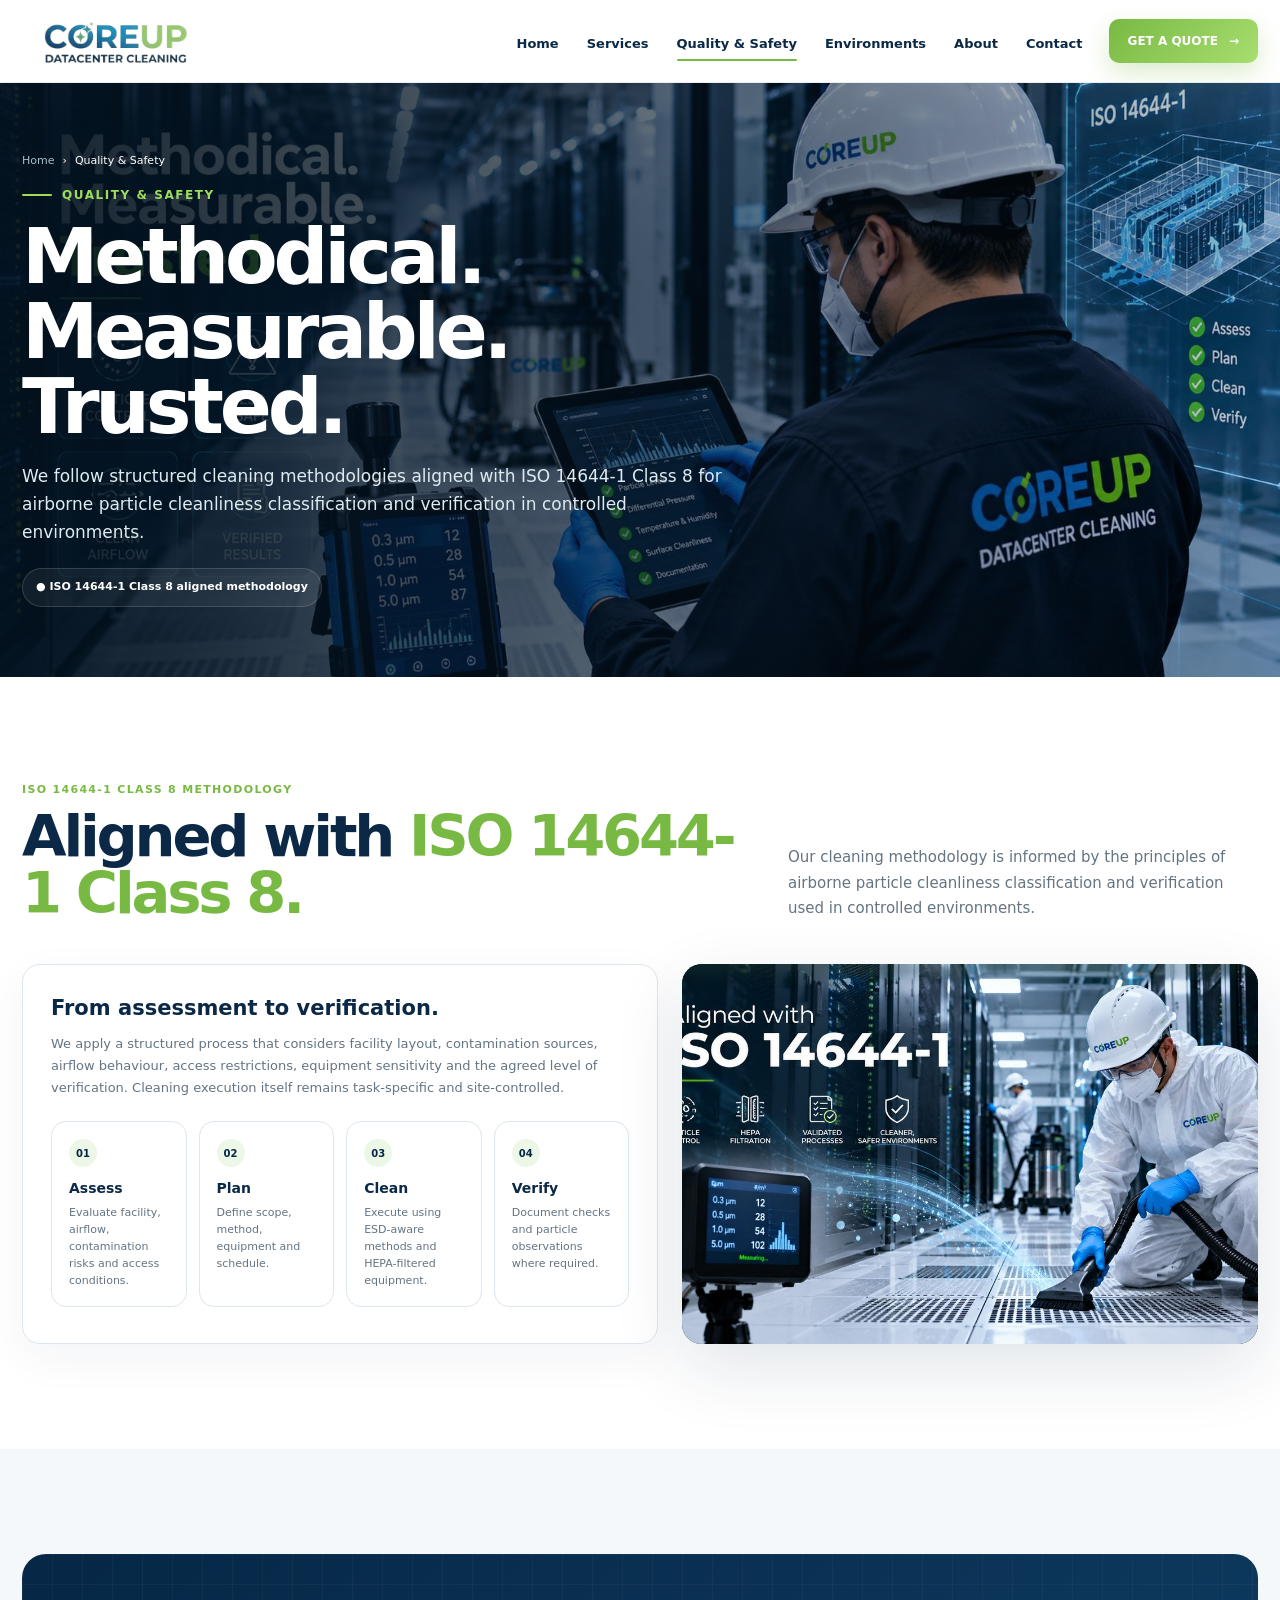
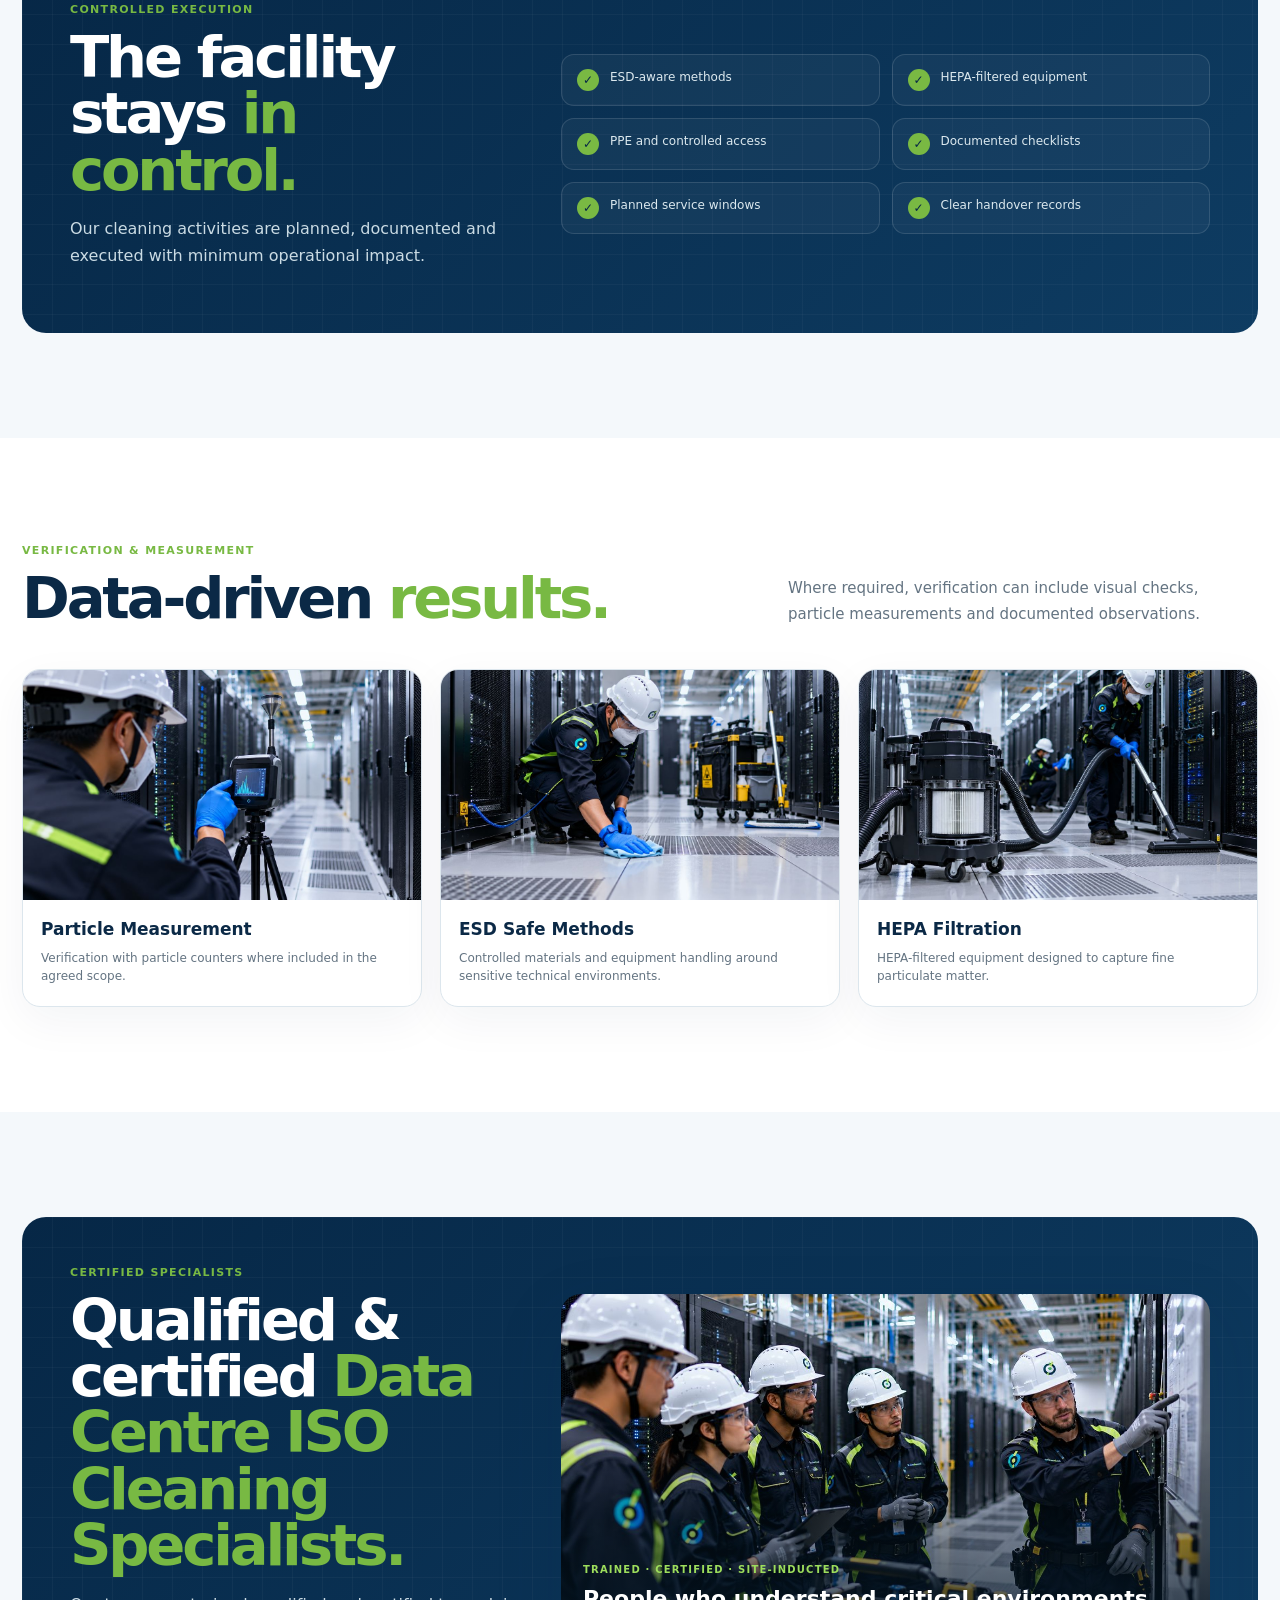
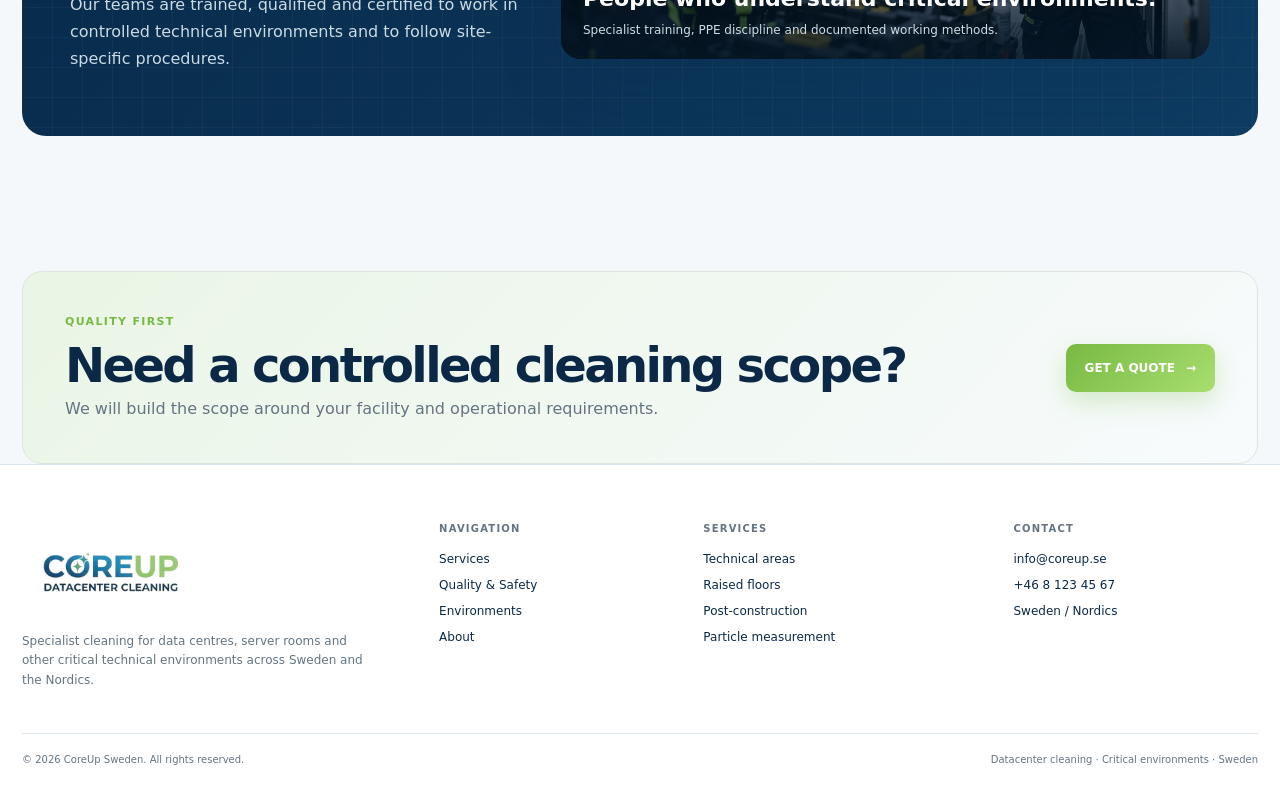
<file: quality-safety.html>
<!doctype html>
<html lang="en">
  <head>
    <meta charset="utf-8" />
    <meta name="viewport" content="width=device-width,initial-scale=1" />
    <title>Quality & Safety | CoreUp Datacenter Cleaning</title>
    <meta
      name="description"
      content="Documented quality, controlled execution and ISO 14644-1 Class 8 aligned methodology for critical environments."
    />
    <link rel="stylesheet" href="assets/css/style.css" />
  </head>
  <body>
    <a class="skip" href="#main">Skip to content</a>
    <!-- ===== Site header ===== -->
    <header class="site-header">
      <div class="container nav">
        <a class="logo" href="index.html" aria-label="CoreUp home">
          <img src="assets/images/brand/logo.png" alt="CoreUp Datacenter Cleaning" />
        </a>
        <nav class="nav-links" aria-label="Primary navigation">
          <a data-nav href="index.html">Home</a>
          <a data-nav href="services.html">Services</a>
          <a data-nav href="quality-safety.html">Quality &amp; Safety</a>
          <a data-nav href="industries.html">Environments</a>
          <a data-nav href="about.html">About</a>
          <a data-nav href="contact.html">Contact</a>
        </nav>
        <a class="quote-btn" href="contact.html">
          GET A QUOTE
          <span>→</span>
        </a>
        <button class="menu" data-menu aria-label="Open navigation" aria-expanded="false">☰</button>
      </div>
      <nav class="mobile-nav" data-mobile-nav aria-label="Mobile navigation">
        <a data-nav href="index.html">Home</a>
        <a data-nav href="services.html">Services</a>
        <a data-nav href="quality-safety.html">Quality &amp; Safety</a>
        <a data-nav href="industries.html">Environments</a>
        <a data-nav href="about.html">About</a>
        <a data-nav href="contact.html">Contact</a>
        <a class="quote-btn" href="contact.html">GET A QUOTE</a>
      </nav>
    </header>
    <!-- ===== Main content ===== -->
    <main id="main">
      <!-- ===== Hero: Quality & Safety ===== -->
      <section class="page-hero">
        <div
          class="page-hero-media"
          style="background-image: url('assets/images/quality-safety/hero.jpg')"
        ></div>
        <div class="page-hero-overlay"></div>
        <div class="container">
          <div class="page-hero-copy">
            <div class="crumb">
              Home
              <span>›</span>
              <span>Quality & Safety</span>
            </div>
            <div class="eyebrow">Quality & Safety</div>
            <h1>Methodical. Measurable. Trusted.</h1>
            <p>
              We follow structured cleaning methodologies aligned with ISO 14644-1 Class 8 for airborne particle cleanliness
              classification and verification in controlled environments.
            </p>
            <div class="page-hero-badge">● ISO 14644-1 Class 8 aligned methodology</div>
          </div>
        </div>
      </section>
      <!-- ===== ISO 14644-1 Class 8 Methodology ===== -->
      <section class="section white">
        <div class="container">
          <div class="section-head">
            <div>
              <div class="label">ISO 14644-1 CLASS 8 METHODOLOGY</div>
              <h2>
                Aligned with
                <span>ISO 14644-1 Class 8.</span>
              </h2>
            </div>
            <p>
              Our cleaning methodology is informed by the principles of airborne particle cleanliness classification and
              verification used in controlled environments.
            </p>
          </div>
          <div class="method">
            <div class="content-card reveal">
              <h3>From assessment to verification.</h3>
              <p>
                We apply a structured process that considers facility layout, contamination sources, airflow behaviour,
                access restrictions, equipment sensitivity and the agreed level of verification. Cleaning execution
                itself remains task-specific and site-controlled.
              </p>
              <div class="steps">
                <div class="step-card">
                  <b>01</b>
                  <h4>Assess</h4>
                  <p>Evaluate facility, airflow, contamination risks and access conditions.</p>
                </div>
                <div class="step-card">
                  <b>02</b>
                  <h4>Plan</h4>
                  <p>Define scope, method, equipment and schedule.</p>
                </div>
                <div class="step-card">
                  <b>03</b>
                  <h4>Clean</h4>
                  <p>Execute using ESD-aware methods and HEPA-filtered equipment.</p>
                </div>
                <div class="step-card">
                  <b>04</b>
                  <h4>Verify</h4>
                  <p>Document checks and particle observations where required.</p>
                </div>
              </div>
            </div>
            <div class="method-visual scan reveal">
              <img
                src="assets/images/quality-safety/iso-airflow.jpg"
                alt="CoreUp quality and particle verification visual"
              />
            </div>
          </div>
        </div>
      </section>
      <!-- ===== Controlled Execution ===== -->
      <section class="section">
        <div class="container">
          <div class="dark-panel reveal">
            <div class="dark-copy">
              <div class="label">CONTROLLED EXECUTION</div>
              <h2>
                The facility stays
                <span>in control.</span>
              </h2>
              <p>Our cleaning activities are planned, documented and executed with minimum operational impact.</p>
            </div>
            <div class="check-grid">
              <div class="check">
                <i>✓</i>
                <span>ESD-aware methods</span>
              </div>
              <div class="check">
                <i>✓</i>
                <span>HEPA-filtered equipment</span>
              </div>
              <div class="check">
                <i>✓</i>
                <span>PPE and controlled access</span>
              </div>
              <div class="check">
                <i>✓</i>
                <span>Documented checklists</span>
              </div>
              <div class="check">
                <i>✓</i>
                <span>Planned service windows</span>
              </div>
              <div class="check">
                <i>✓</i>
                <span>Clear handover records</span>
              </div>
            </div>
          </div>
        </div>
      </section>
      <!-- ===== Verification & Measurement ===== -->
      <section class="section white">
        <div class="container">
          <div class="section-head">
            <div>
              <div class="label">VERIFICATION &amp; MEASUREMENT</div>
              <h2>
                Data-driven
                <span>results.</span>
              </h2>
            </div>
            <p>
              Where required, verification can include visual checks, particle measurements and documented observations.
            </p>
          </div>
          <div class="image-row">
            <article class="image-tile reveal">
              <img src="assets/images/quality-safety/particle-measurement.jpg" alt="Particle measurement" />
              <div class="copy">
                <h3>Particle Measurement</h3>
                <p>Verification with particle counters where included in the agreed scope.</p>
              </div>
            </article>
            <article class="image-tile reveal">
              <img src="assets/images/quality-safety/network-room.jpg" alt="ESD safe methods" />
              <div class="copy">
                <h3>ESD Safe Methods</h3>
                <p>Controlled materials and equipment handling around sensitive technical environments.</p>
              </div>
            </article>
            <article class="image-tile reveal">
              <img src="assets/images/quality-safety/telecom-edge.jpg" alt="HEPA filtration" />
              <div class="copy">
                <h3>HEPA Filtration</h3>
                <p>HEPA-filtered equipment designed to capture fine particulate matter.</p>
              </div>
            </article>
          </div>
        </div>
      </section>
      <!-- ===== Certified Specialists ===== -->
      <section class="section">
        <div class="container">
          <div class="dark-panel">
            <div class="dark-copy">
              <div class="label">CERTIFIED SPECIALISTS</div>
              <h2>
                Qualified &amp; certified
                <span>Data Centre ISO Cleaning Specialists.</span>
              </h2>
              <p>
                Our teams are trained, qualified and certified to work in controlled technical environments and to
                follow site-specific procedures.
              </p>
            </div>
            <div class="visual-card">
              <img src="assets/images/quality-safety/certified-team.jpg" alt="Qualified data centre cleaning specialist" />
              <div class="visual-content">
                <div class="tag">TRAINED · CERTIFIED · SITE-INDUCTED</div>
                <h3>People who understand critical environments.</h3>
                <p>Specialist training, PPE discipline and documented working methods.</p>
              </div>
            </div>
          </div>
        </div>
      </section>
      <!-- ===== Quality First ===== -->
      <section class="cta">
        <div class="container">
          <div class="cta-inner">
            <div>
              <div class="label">QUALITY FIRST</div>
              <h2>Need a controlled cleaning scope?</h2>
              <p>We will build the scope around your facility and operational requirements.</p>
            </div>
            <a class="btn green" href="contact.html">
              GET A QUOTE
              <span>→</span>
            </a>
          </div>
        </div>
      </section>
    </main>
    <!-- ===== Footer ===== -->
    <footer class="footer">
      <div class="container">
        <div class="footer-grid">
          <div class="footer-logo">
            <img src="assets/images/brand/logo.png" alt="CoreUp Datacenter Cleaning" />
            <p>
              Specialist cleaning for data centres, server rooms and other critical technical environments across Sweden
              and the Nordics.
            </p>
          </div>
          <div>
            <h4>Navigation</h4>
            <a href="services.html">Services</a>
            <a href="quality-safety.html">Quality &amp; Safety</a>
            <a href="industries.html">Environments</a>
            <a href="about.html">About</a>
          </div>
          <div>
            <h4>Services</h4>
            <a href="services.html#technical">Technical areas</a>
            <a href="services.html#raised">Raised floors</a>
            <a href="services.html#construction">Post-construction</a>
            <a href="services.html#particle">Particle measurement</a>
          </div>
          <div>
            <h4>Contact</h4>
            <a href="mailto:info@coreup.se">info@coreup.se</a>
            <a href="tel:+4680000000">+46 8 123 45 67</a>
            <a href="contact.html">Sweden / Nordics</a>
          </div>
        </div>
        <div class="copyright">
          <span>
            ©
            <span data-year>2026</span>
            CoreUp Sweden. All rights reserved.
          </span>
          <span>Datacenter cleaning · Critical environments · Sweden</span>
        </div>
      </div>
    </footer>
    <!-- ===== Scripts ===== -->
    <script src="assets/js/main.js" defer></script>
  </body>
</html>
</file>
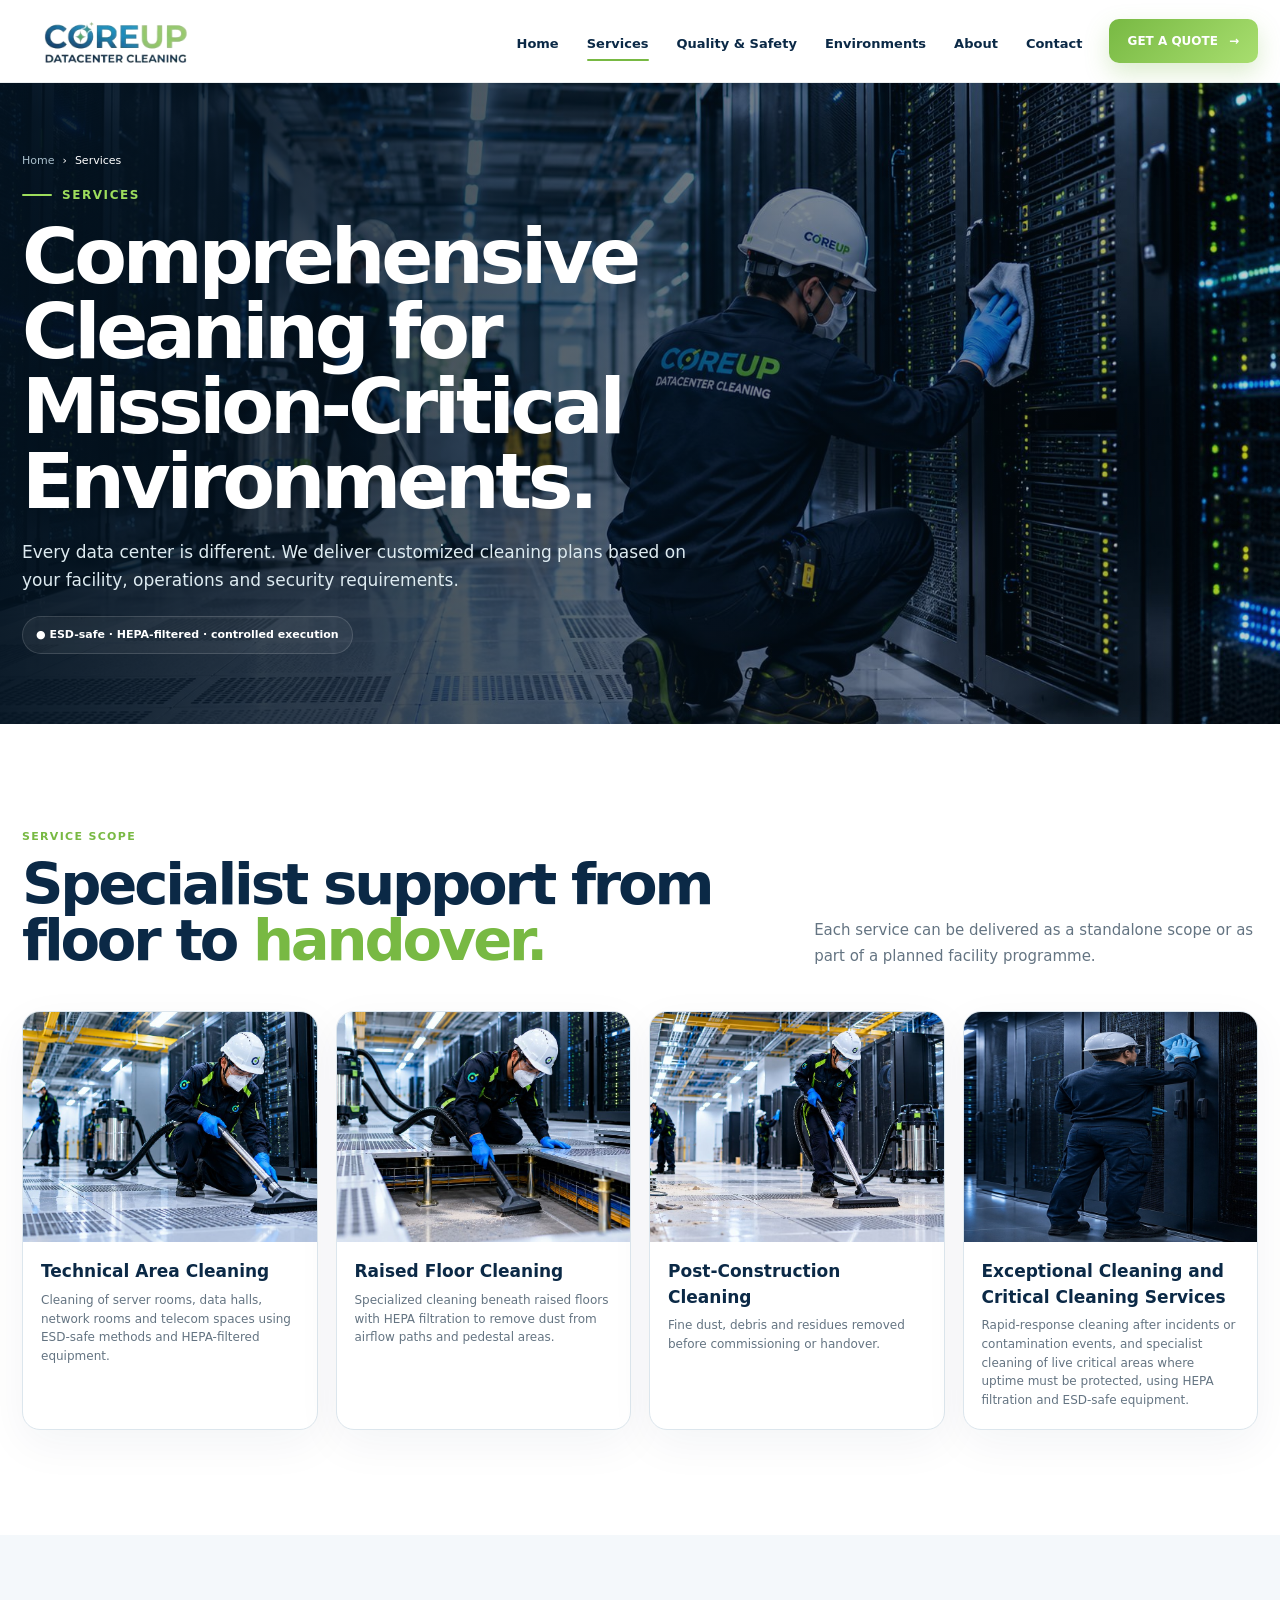
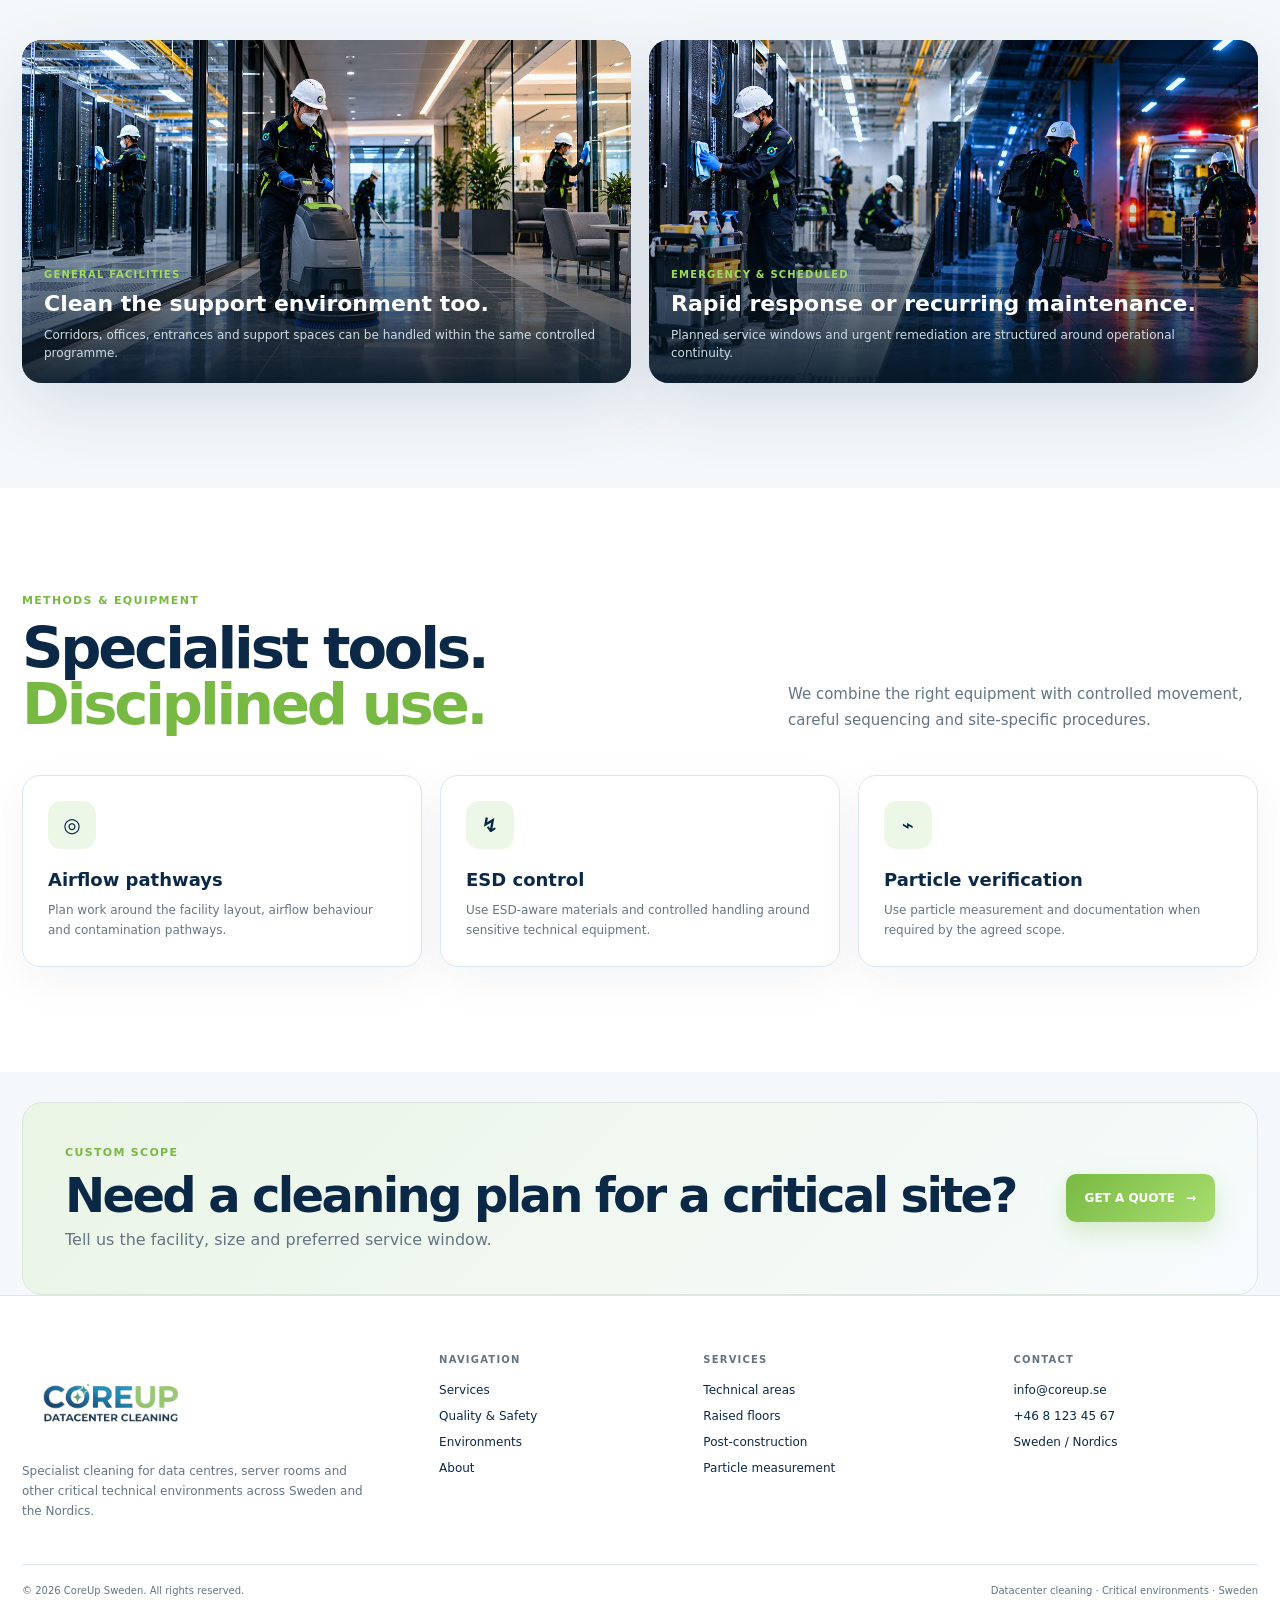
<file: services.html>
<!doctype html>
<html lang="en">
  <head>
    <meta charset="utf-8" />
    <meta name="viewport" content="width=device-width,initial-scale=1" />
    <title>Services | CoreUp Datacenter Cleaning</title>
    <meta
      name="description"
      content="Specialist cleaning services for technical areas, raised floors, post-construction readiness and more."
    />
    <link rel="stylesheet" href="assets/css/style.css" />
  </head>
  <body>
    <a class="skip" href="#main">Skip to content</a>
    <!-- ===== Site header ===== -->
    <header class="site-header">
      <div class="container nav">
        <a class="logo" href="index.html" aria-label="CoreUp home">
          <img src="assets/images/brand/logo.png" alt="CoreUp Datacenter Cleaning" />
        </a>
        <nav class="nav-links" aria-label="Primary navigation">
          <a data-nav href="index.html">Home</a>
          <a data-nav href="services.html">Services</a>
          <a data-nav href="quality-safety.html">Quality &amp; Safety</a>
          <a data-nav href="industries.html">Environments</a>
          <a data-nav href="about.html">About</a>
          <a data-nav href="contact.html">Contact</a>
        </nav>
        <a class="quote-btn" href="contact.html">
          GET A QUOTE
          <span>→</span>
        </a>
        <button class="menu" data-menu aria-label="Open navigation" aria-expanded="false">☰</button>
      </div>
      <nav class="mobile-nav" data-mobile-nav aria-label="Mobile navigation">
        <a data-nav href="index.html">Home</a>
        <a data-nav href="services.html">Services</a>
        <a data-nav href="quality-safety.html">Quality &amp; Safety</a>
        <a data-nav href="industries.html">Environments</a>
        <a data-nav href="about.html">About</a>
        <a data-nav href="contact.html">Contact</a>
        <a class="quote-btn" href="contact.html">GET A QUOTE</a>
      </nav>
    </header>
    <!-- ===== Main content ===== -->
    <main id="main">
      <!-- ===== Hero: Services ===== -->
      <section class="page-hero">
        <div
          class="page-hero-media"
          style="background-image: url('assets/images/services/hero.jpg')"
        ></div>
        <div class="page-hero-overlay"></div>
        <div class="container">
          <div class="page-hero-copy">
            <div class="crumb">
              Home
              <span>›</span>
              <span>Services</span>
            </div>
            <div class="eyebrow">Services</div>
            <h1>Comprehensive Cleaning for Mission-Critical Environments.</h1>
            <p>
              Every data center is different. We deliver customized cleaning plans based on your facility, operations
              and security requirements.
            </p>
            <div class="page-hero-badge">● ESD-safe · HEPA-filtered · controlled execution</div>
          </div>
        </div>
      </section>
      <!-- ===== Service Scope ===== -->
      <section class="section white">
        <div class="container">
          <div class="section-head">
            <div>
              <div class="label">SERVICE SCOPE</div>
              <h2>
                Specialist support from floor to
                <span>handover.</span>
              </h2>
            </div>
            <p>Each service can be delivered as a standalone scope or as part of a planned facility programme.</p>
          </div>
          <div class="image-row four-up">
            <article class="image-tile reveal" id="technical">
              <img src="assets/images/services/cleaning-rack.jpg" alt="Technical area cleaning" />
              <div class="copy">
                <h3>Technical Area Cleaning</h3>
                <p>
                  Cleaning of server rooms, data halls, network rooms and telecom spaces using ESD-safe methods and
                  HEPA-filtered equipment.
                </p>
              </div>
            </article>
            <article class="image-tile reveal" id="raised">
              <img src="assets/images/services/raised-floor-detail.jpg" alt="Raised floor cleaning" />
              <div class="copy">
                <h3>Raised Floor Cleaning</h3>
                <p>
                  Specialized cleaning beneath raised floors with HEPA filtration to remove dust from airflow paths and
                  pedestal areas.
                </p>
              </div>
            </article>
            <article class="image-tile reveal" id="construction">
              <img src="assets/images/services/post-construction-hall.jpg" alt="Post-construction cleaning" />
              <div class="copy">
                <h3>Post-Construction Cleaning</h3>
                <p>Fine dust, debris and residues removed before commissioning or handover.</p>
              </div>
            </article>
            <article class="image-tile reveal" id="critical">
              <img src="assets/images/services/critical-cleaning.jpg" alt="Specialist cleaning a server rack in a live data hall" />
              <div class="copy">
                <h3>Exceptional Cleaning and Critical Cleaning Services</h3>
                <p>
                  Rapid-response cleaning after incidents or contamination events, and specialist cleaning of live
                  critical areas where uptime must be protected, using HEPA filtration and ESD-safe equipment.
                </p>
              </div>
            </article>
          </div>
        </div>
      </section>
      <!-- ===== Service Visuals ===== -->
      <section class="section">
        <div class="container">
          <div class="visual-grid">
            <article class="visual-card reveal">
              <img src="assets/images/services/general-facility.jpg" alt="General facilities cleaning" />
              <div class="visual-content">
                <div class="tag">GENERAL FACILITIES</div>
                <h3>Clean the support environment too.</h3>
                <p>
                  Corridors, offices, entrances and support spaces can be handled within the same controlled programme.
                </p>
              </div>
            </article>
            <article class="visual-card reveal delay-1">
              <img src="assets/images/services/scheduled-maintenance.jpg" alt="Specialist cleaning inside data hall" />
              <div class="visual-content">
                <div class="tag">EMERGENCY &amp; SCHEDULED</div>
                <h3>Rapid response or recurring maintenance.</h3>
                <p>Planned service windows and urgent remediation are structured around operational continuity.</p>
              </div>
            </article>
          </div>
        </div>
      </section>
      <!-- ===== Methods & Equipment ===== -->
      <section class="section white">
        <div class="container">
          <div class="section-head">
            <div>
              <div class="label">METHODS &amp; EQUIPMENT</div>
              <h2>
                Specialist tools.
                <span>Disciplined use.</span>
              </h2>
            </div>
            <p>
              We combine the right equipment with controlled movement, careful sequencing and site-specific procedures.
            </p>
          </div>
          <div class="info-grid">
            <article class="info-card reveal">
              <div class="info-icon">◎</div>
              <h3>Airflow pathways</h3>
              <p>Plan work around the facility layout, airflow behaviour and contamination pathways.</p>
            </article>
            <article class="info-card reveal">
              <div class="info-icon">↯</div>
              <h3>ESD control</h3>
              <p>Use ESD-aware materials and controlled handling around sensitive technical equipment.</p>
            </article>
            <article class="info-card reveal">
              <div class="info-icon">⌁</div>
              <h3>Particle verification</h3>
              <p>Use particle measurement and documentation when required by the agreed scope.</p>
            </article>
          </div>
        </div>
      </section>
      <!-- ===== Custom Scope ===== -->
      <section class="cta">
        <div class="container">
          <div class="cta-inner">
            <div>
              <div class="label">CUSTOM SCOPE</div>
              <h2>Need a cleaning plan for a critical site?</h2>
              <p>Tell us the facility, size and preferred service window.</p>
            </div>
            <a class="btn green" href="contact.html">
              GET A QUOTE
              <span>→</span>
            </a>
          </div>
        </div>
      </section>
    </main>
    <!-- ===== Footer ===== -->
    <footer class="footer">
      <div class="container">
        <div class="footer-grid">
          <div class="footer-logo">
            <img src="assets/images/brand/logo.png" alt="CoreUp Datacenter Cleaning" />
            <p>
              Specialist cleaning for data centres, server rooms and other critical technical environments across Sweden
              and the Nordics.
            </p>
          </div>
          <div>
            <h4>Navigation</h4>
            <a href="services.html">Services</a>
            <a href="quality-safety.html">Quality &amp; Safety</a>
            <a href="industries.html">Environments</a>
            <a href="about.html">About</a>
          </div>
          <div>
            <h4>Services</h4>
            <a href="services.html#technical">Technical areas</a>
            <a href="services.html#raised">Raised floors</a>
            <a href="services.html#construction">Post-construction</a>
            <a href="services.html#particle">Particle measurement</a>
          </div>
          <div>
            <h4>Contact</h4>
            <a href="mailto:info@coreup.se">info@coreup.se</a>
            <a href="tel:+4680000000">+46 8 123 45 67</a>
            <a href="contact.html">Sweden / Nordics</a>
          </div>
        </div>
        <div class="copyright">
          <span>
            ©
            <span data-year>2026</span>
            CoreUp Sweden. All rights reserved.
          </span>
          <span>Datacenter cleaning · Critical environments · Sweden</span>
        </div>
      </div>
    </footer>
    <!-- ===== Scripts ===== -->
    <script src="assets/js/main.js" defer></script>
  </body>
</html>
</file>
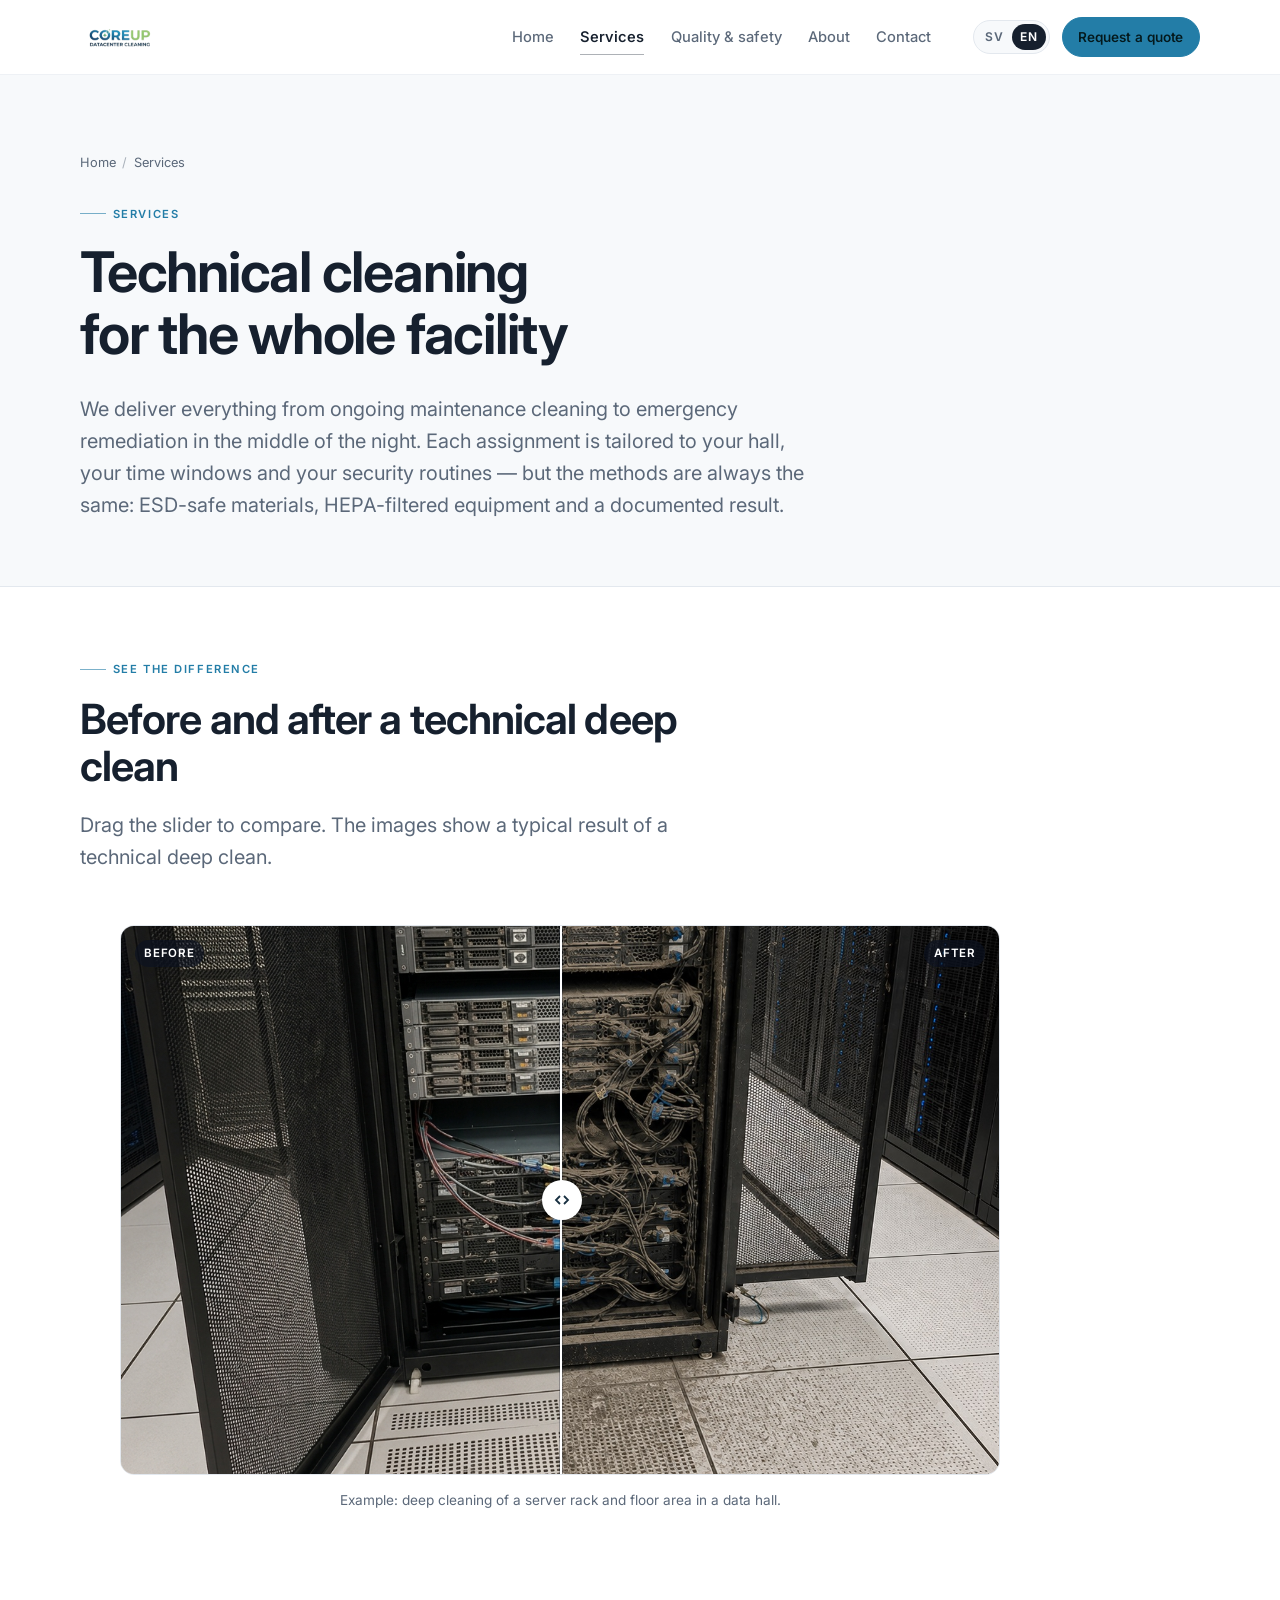
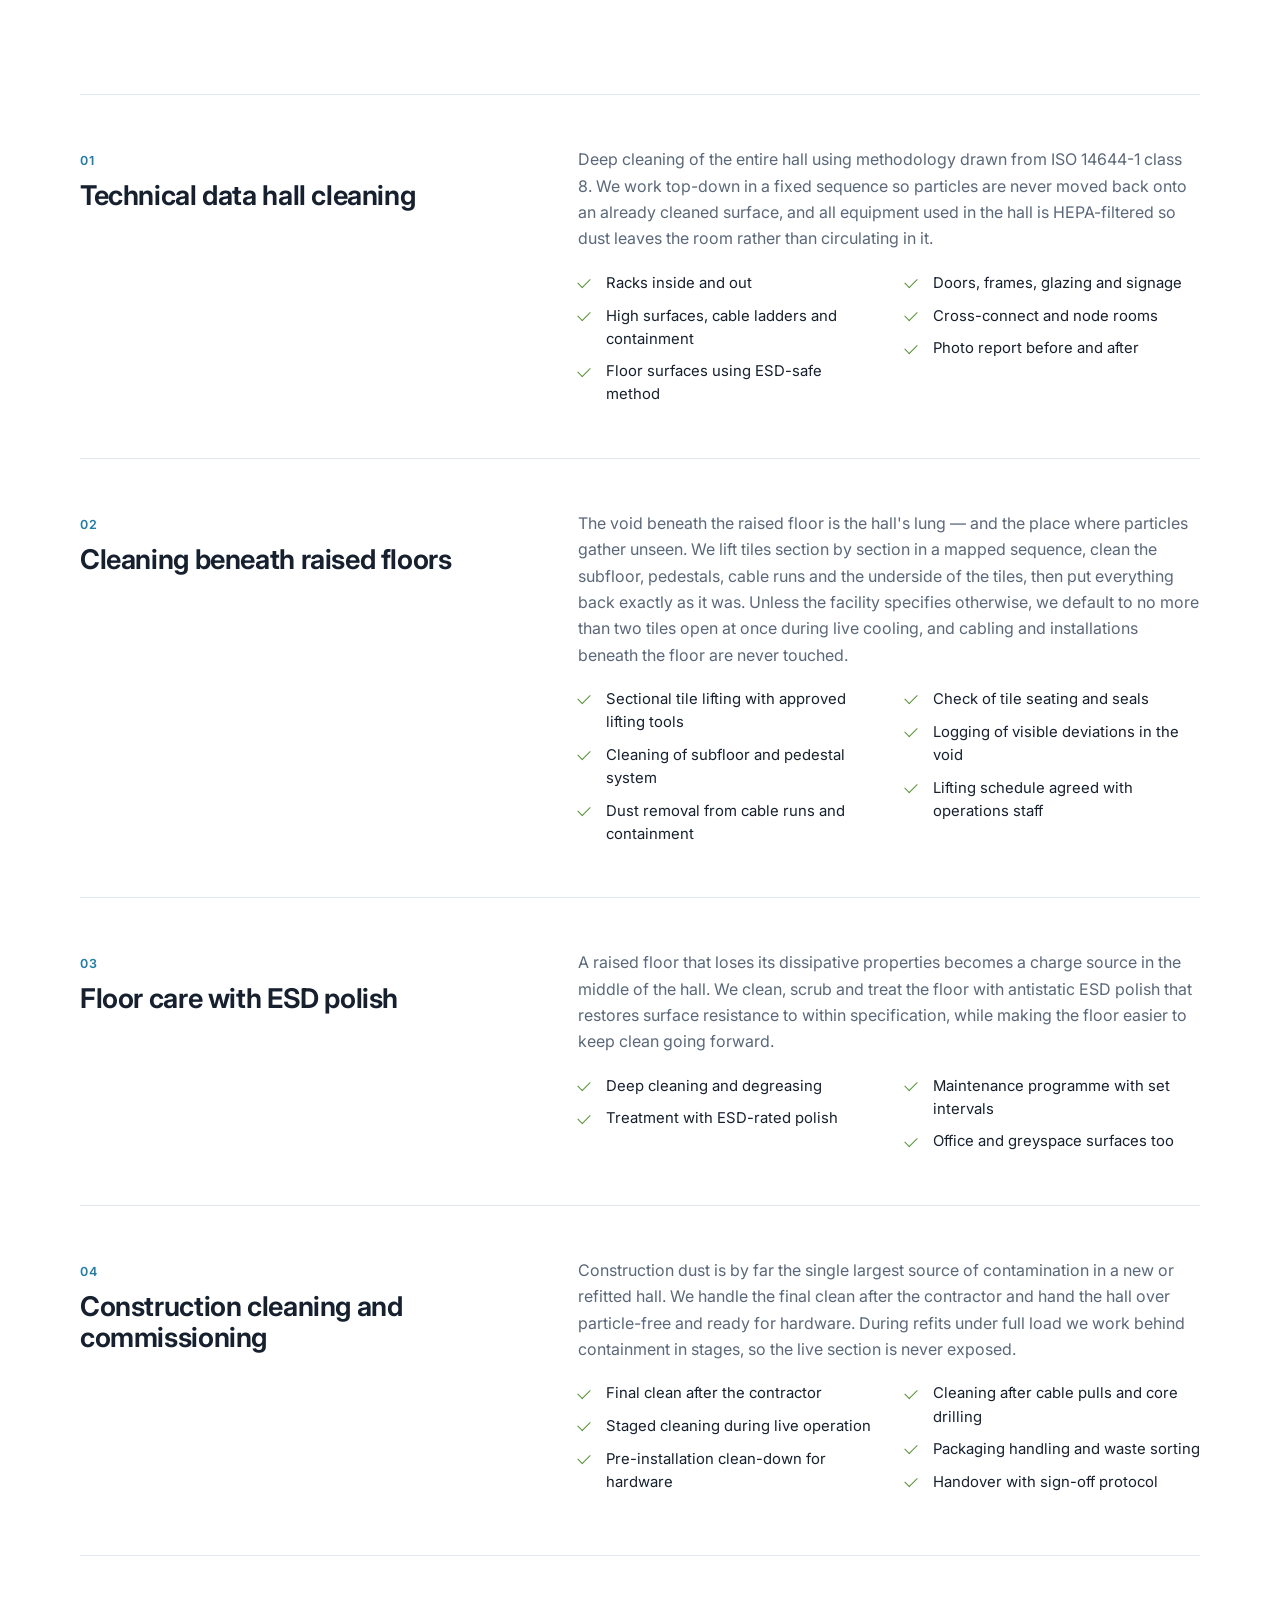
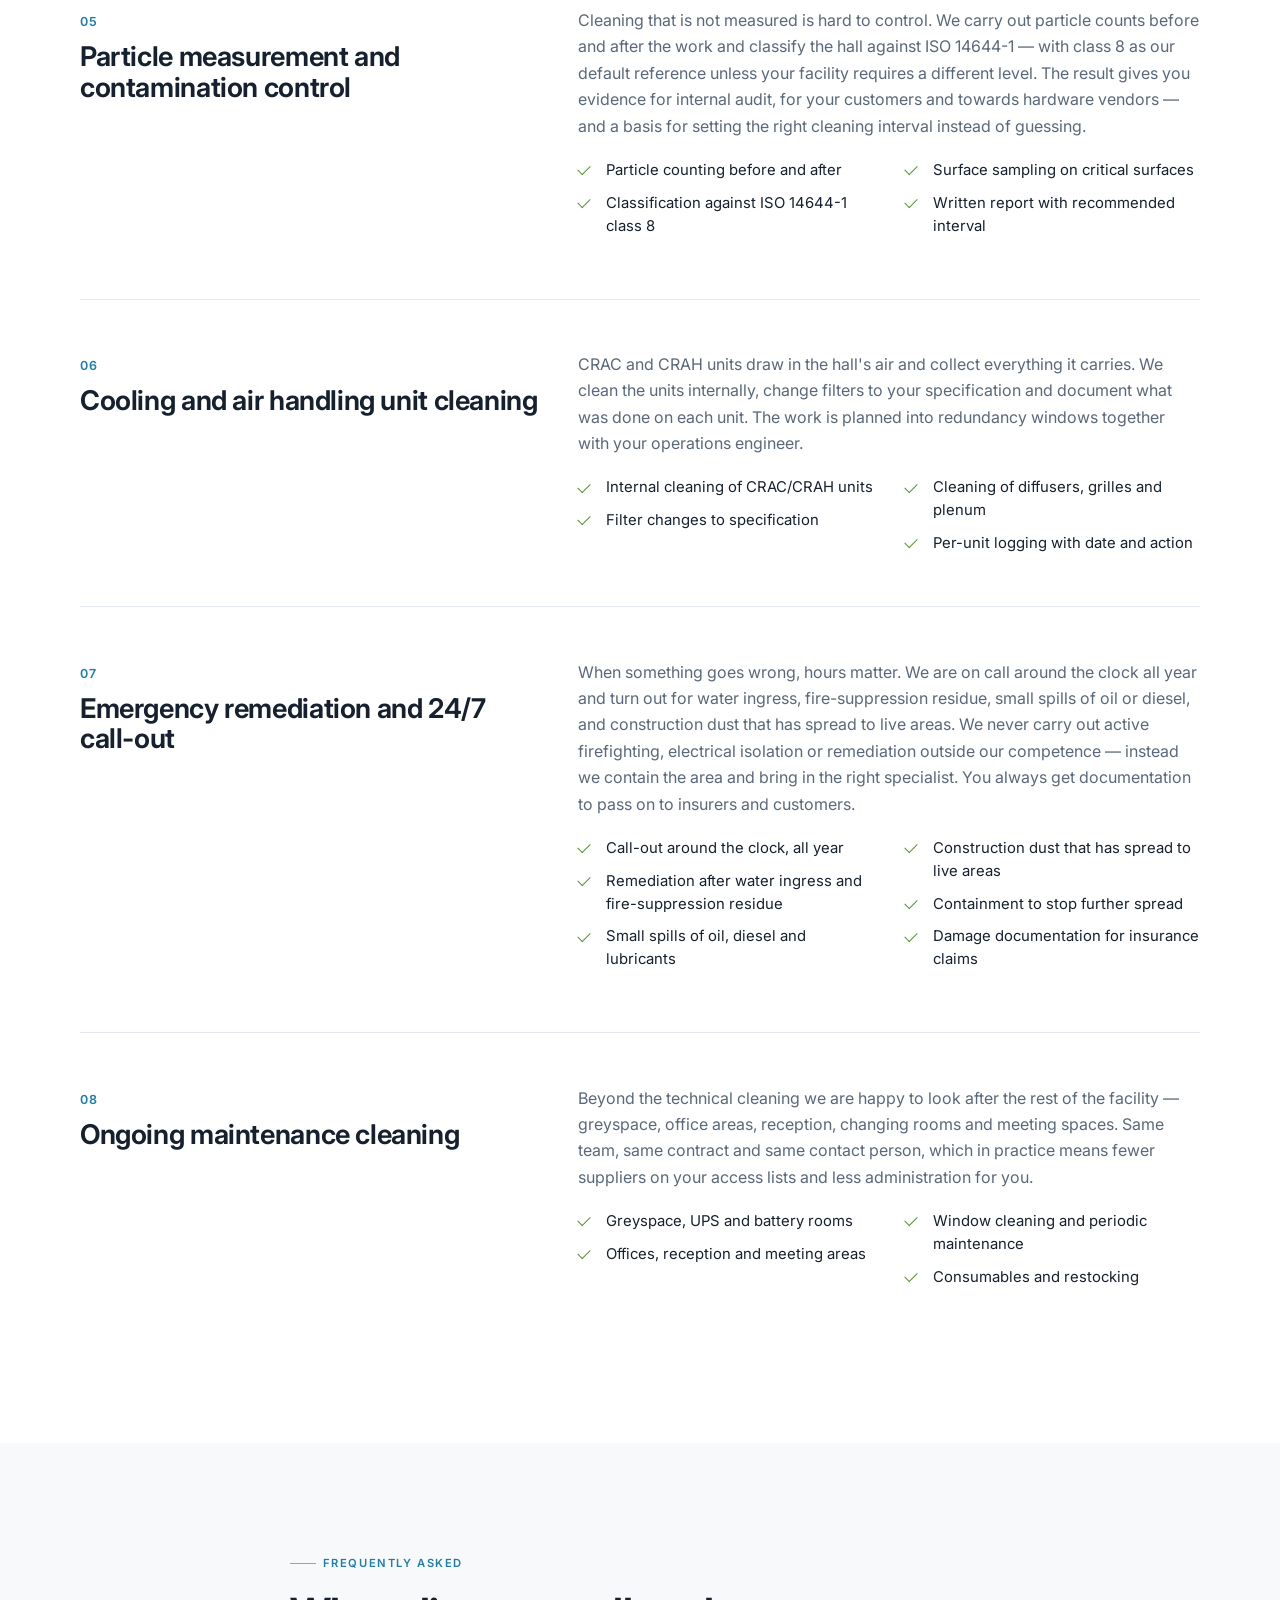
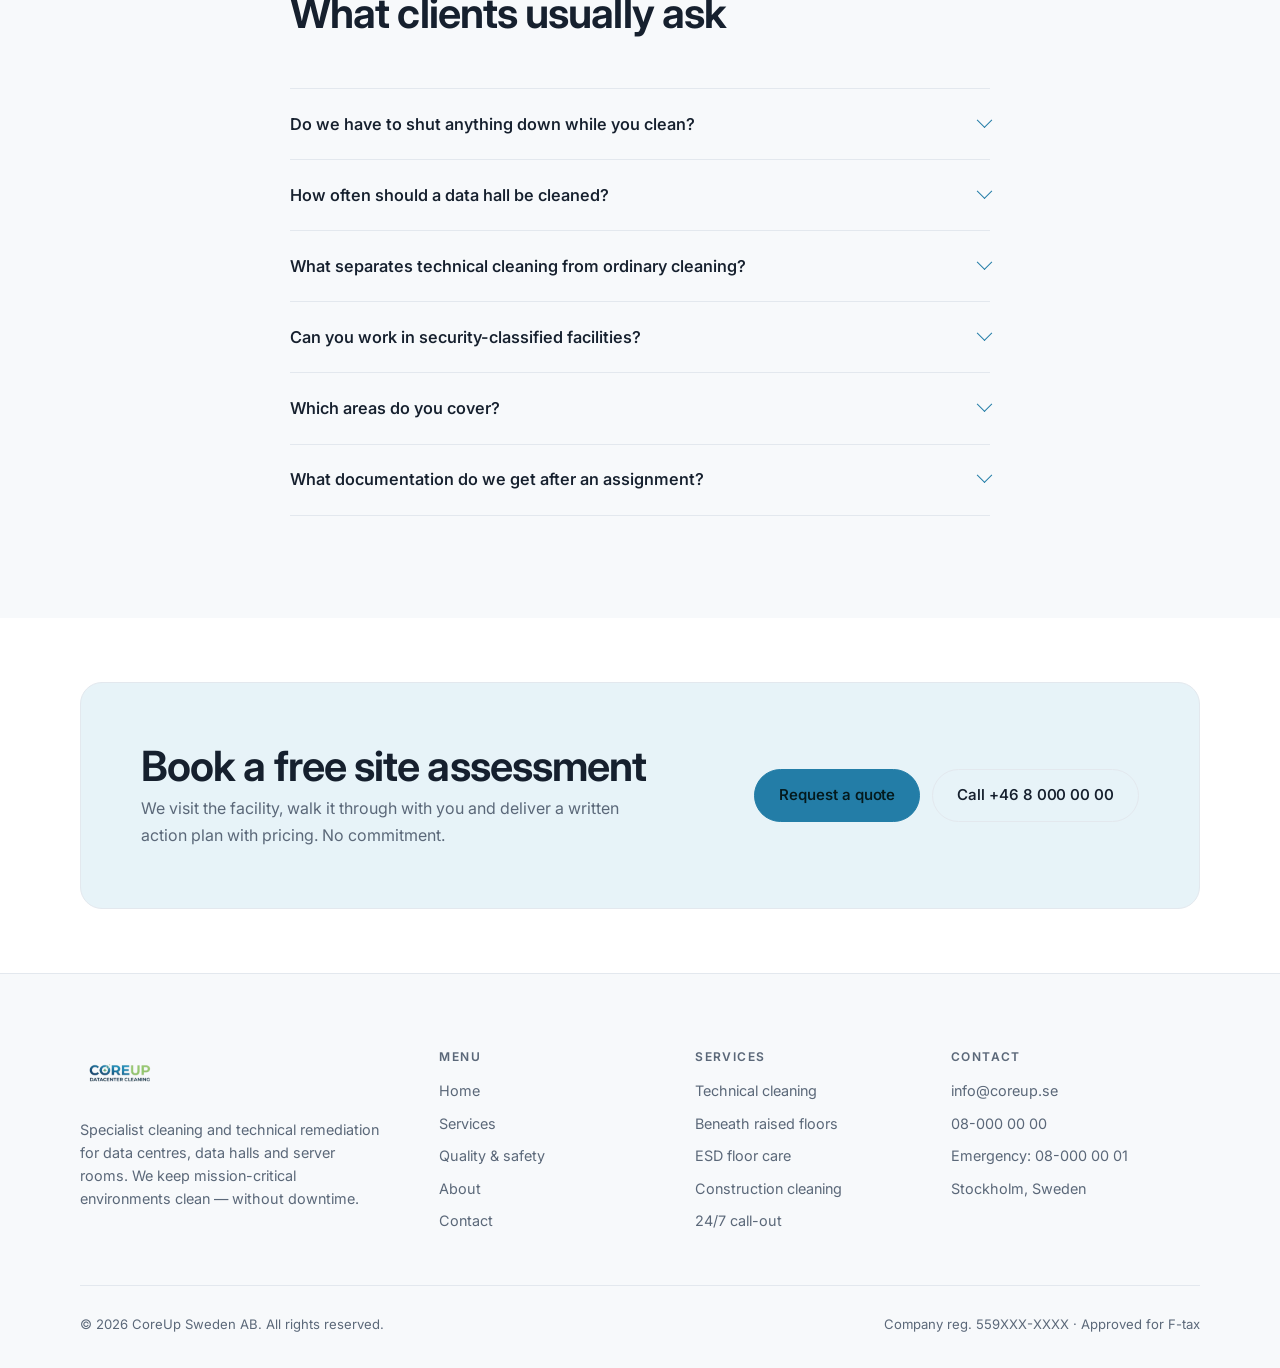
<file: tjanster.html>
<!DOCTYPE html>
<html lang="sv">
<head>
<meta charset="utf-8">
<meta name="viewport" content="width=device-width, initial-scale=1">
<title>Tjänster — Teknisk städning av datahallar | CoreUp</title>
<meta name="description" content="CoreUps tjänster: teknisk städning av datahallar, städning under datorgolv, ESD-golvvård, byggstädning, partikelmätning enligt ISO 14644-1 klass 8, rengöring av kylutrustning och jour dygnet runt.">
<meta name="theme-color" content="#f7f9fb">
<link rel="canonical" href="https://www.coreup.se/tjanster.html">
<link rel="icon" href="assets/favicon.svg" type="image/svg+xml">
<link rel="preconnect" href="https://fonts.googleapis.com">
<link rel="preconnect" href="https://fonts.gstatic.com" crossorigin>
<link href="https://fonts.googleapis.com/css2?family=Inter:wght@400;500;600;700&display=swap" rel="stylesheet">
<link rel="stylesheet" href="css/style.css">
</head>
<body>
<a class="skip-link" href="#main" data-i18n="a11y.skip">Hoppa till innehåll</a>

<header class="site-header">
  <div class="wrap header-inner">
    <a class="logo" href="index.html" aria-label="CoreUp">
      <img class="logo__img" src="assets/logo.png" alt="CoreUp — datacenterstädning" width="150" height="90">
    </a>
    <nav class="nav" id="nav" aria-label="Huvudmeny">
      <ul class="nav__list">
        <li><a class="nav__link" href="index.html" data-i18n="nav.home">Hem</a></li>
        <li><a class="nav__link" href="tjanster.html" aria-current="page" data-i18n="nav.services">Tjänster</a></li>
        <li><a class="nav__link" href="kvalitet-sakerhet.html" data-i18n="nav.quality">Kvalitet &amp; säkerhet</a></li>
        <li><a class="nav__link" href="om-oss.html" data-i18n="nav.about">Om oss</a></li>
        <li><a class="nav__link" href="kontakt.html" data-i18n="nav.contact">Kontakt</a></li>
      </ul>
    </nav>
    <div class="header-actions">
      <div class="lang" role="group" aria-label="Språk / Language">
        <button type="button" data-lang="sv" aria-pressed="true">SV</button>
        <button type="button" data-lang="en" aria-pressed="false">EN</button>
      </div>
      <a class="btn btn--primary btn--sm" href="kontakt.html#offert" data-i18n="cta.quote">Begär offert</a>
      <button class="nav-toggle" type="button" aria-expanded="false" aria-controls="nav">
        <span></span><span class="visually-hidden" data-i18n="a11y.menu">Meny</span>
      </button>
    </div>
  </div>
</header>

<main id="main">

<section class="pagehero">
  <div class="wrap">
    <ol class="breadcrumb">
      <li><a href="index.html" data-i18n="nav.home">Hem</a></li>
      <li data-i18n="nav.services">Tjänster</li>
    </ol>
    <p class="eyebrow" data-i18n="svcpage.eyebrow">Tjänster</p>
    <h1 data-i18n="svcpage.h1">Teknisk städning för hela anläggningen</h1>
    <p class="lead" data-i18n="svcpage.lead">
      Vi levererar allt från löpande underhållsstädning till akutsanering mitt i natten.
      Uppdragen skräddarsys efter er hall, era tidsfönster och era säkerhetsrutiner —
      men metoderna är alltid desamma: ESD-säkrade material, HEPA-filtrerad utrustning
      och dokumenterat resultat.
    </p>
  </div>
</section>

<!-- ================= BEFORE / AFTER ================= -->
<section class="section section--tight">
  <div class="wrap">
    <div class="section-head reveal">
      <p class="eyebrow" data-i18n="compare.eyebrow">Se skillnaden</p>
      <h2 data-i18n="compare.h2">Före och efter en teknisk djuprengöring</h2>
      <p class="lead" data-i18n="compare.lead">
        Dra i reglaget för att jämföra. Bilderna visar ett typiskt resultat vid en
        teknisk djuprengöring.
      </p>
    </div>

    <figure class="compare reveal" data-compare>
      <div class="compare__frame">
        <span class="compare__tag compare__tag--before" data-i18n="compare.before">Före</span>
        <span class="compare__tag compare__tag--after" data-i18n="compare.after">Efter</span>

        <span class="media-slot media-slot--illustrated" data-label="assets/before-after/before-1.jpg">
          <span class="media-slot__illustration">
            <svg class="media-slot__art" viewBox="0 0 480 300" preserveAspectRatio="xMidYMid slice" aria-hidden="true">
              <line x1="60" y1="255" x2="420" y2="255" stroke="#e3e8ee" stroke-width="2"/>
              <rect x="190" y="55" width="130" height="190" rx="8" fill="#ffffff" stroke="#0b1220" stroke-width="2.5"/>
              <g fill="#e3e8ee">
                <rect x="204" y="68" width="102" height="13" rx="3"/>
                <rect x="204" y="88" width="102" height="13" rx="3"/>
                <rect x="204" y="108" width="102" height="13" rx="3" fill="#237da7" opacity="0.4"/>
                <rect x="204" y="128" width="102" height="13" rx="3"/>
                <rect x="204" y="148" width="102" height="13" rx="3"/>
                <rect x="204" y="168" width="102" height="13" rx="3"/>
                <rect x="204" y="188" width="102" height="13" rx="3" fill="#237da7" opacity="0.25"/>
                <rect x="204" y="208" width="102" height="13" rx="3"/>
              </g>
              <rect x="190" y="55" width="130" height="190" rx="8" fill="#0b1220" opacity="0.08"/>
              <g fill="#0b1220" opacity="0.4">
                <circle cx="215" cy="80" r="2.2"/>
                <circle cx="270" cy="100" r="1.8"/>
                <circle cx="300" cy="140" r="2.4"/>
                <circle cx="225" cy="160" r="1.6"/>
                <circle cx="290" cy="200" r="2"/>
                <circle cx="240" cy="225" r="1.8"/>
                <circle cx="150" cy="248" r="2.2"/>
                <circle cx="120" cy="252" r="1.6"/>
                <circle cx="340" cy="250" r="2"/>
                <circle cx="365" cy="246" r="1.6"/>
              </g>
            </svg>
            <span class="media-slot__badge" data-i18n="media.sample">Exempelbild</span>
          </span>
          <img class="compare__img compare__img--before"
               src="assets/before-after/before-1.jpg"
               data-i18n-attr="alt:compare.altBefore"
               alt="Rackskåp med synligt damm på ovanytor och golv innan rengöring"
               loading="lazy" onerror="markMediaMissing(this)">
        </span>

        <span class="media-slot media-slot--illustrated compare__layer--after" data-label="assets/before-after/after-1.jpg">
          <span class="media-slot__illustration">
            <svg class="media-slot__art" viewBox="0 0 480 300" preserveAspectRatio="xMidYMid slice" aria-hidden="true">
              <line x1="60" y1="255" x2="420" y2="255" stroke="#e3e8ee" stroke-width="2"/>
              <rect x="190" y="55" width="130" height="190" rx="8" fill="#ffffff" stroke="#0b1220" stroke-width="2.5"/>
              <g fill="#e3e8ee">
                <rect x="204" y="68" width="102" height="13" rx="3"/>
                <rect x="204" y="88" width="102" height="13" rx="3"/>
                <rect x="204" y="108" width="102" height="13" rx="3" fill="#237da7" opacity="0.6"/>
                <rect x="204" y="128" width="102" height="13" rx="3"/>
                <rect x="204" y="148" width="102" height="13" rx="3"/>
                <rect x="204" y="168" width="102" height="13" rx="3"/>
                <rect x="204" y="188" width="102" height="13" rx="3" fill="#237da7" opacity="0.4"/>
                <rect x="204" y="208" width="102" height="13" rx="3"/>
              </g>
              <g stroke="#237da7" stroke-width="2" opacity="0.85">
                <line x1="175" y1="60" x2="195" y2="60"/>
                <line x1="185" y1="50" x2="185" y2="70"/>
                <line x1="315" y1="72" x2="331" y2="72"/>
                <line x1="323" y1="64" x2="323" y2="80"/>
                <line x1="292" y1="232" x2="306" y2="232"/>
                <line x1="299" y1="225" x2="299" y2="239"/>
              </g>
            </svg>
            <span class="media-slot__badge" data-i18n="media.sample">Exempelbild</span>
          </span>
          <img class="compare__img compare__img--after"
               src="assets/before-after/after-1.jpg"
               data-i18n-attr="alt:compare.altAfter"
               alt="Samma rackskåp efter teknisk djuprengöring"
               loading="lazy" onerror="markMediaMissing(this)">
        </span>

        <input class="compare__range" type="range" min="0" max="100" value="50"
               data-i18n-attr="aria-label:compare.aria"
               aria-label="Jämför före och efter, dra för att ändra">

        <span class="compare__handle" aria-hidden="true">
          <span class="compare__grip">
            <svg viewBox="0 0 16 16" fill="none" stroke="currentColor" stroke-width="1.8" aria-hidden="true"><path d="M6 4L2 8l4 4M10 4l4 4-4 4"/></svg>
          </span>
        </span>
      </div>
      <figcaption class="compare__caption" data-i18n="compare.caption">
        Exempel: djuprengöring av rackskåp och golvyta i en datahall.
      </figcaption>
    </figure>
  </div>
</section>

<section class="section">
  <div class="wrap">

    <!-- 01 -->
    <article class="service reveal" id="teknisk-stadning">
      <div>
        <span class="service__no">01</span>
        <h3 data-i18n="svc.1.h">Teknisk städning av datahall</h3>
      </div>
      <div>
        <p data-i18n="svcpage.1.p">
          Djuprengöring av hela hallen med metodik hämtad från ISO 14644-1 klass 8. Vi arbetar
          uppifrån och ned i en fastställd ordning så att partiklar aldrig flyttas
          tillbaka till en redan rengjord yta, och all utrustning som används i hallen
          är HEPA-filtrerad så att dammet lämnar rummet i stället för att virvla runt i det.
        </p>
        <ul class="checks checks--2">
          <li data-i18n="svcpage.1.l1">Rackskåp ut- och invändigt</li>
          <li data-i18n="svcpage.1.l2">Ovanytor, kabelstegar och kanalisation</li>
          <li data-i18n="svcpage.1.l3">Golvytor med ESD-säkrad metod</li>
          <li data-i18n="svcpage.1.l4">Dörrar, karmar, glaspartier och skyltning</li>
          <li data-i18n="svcpage.1.l5">Korskopplingsrum och nod-rum</li>
          <li data-i18n="svcpage.1.l6">Fotorapport före och efter</li>
        </ul>
      </div>
    </article>

    <!-- 02 -->
    <article class="service reveal" id="undergolv">
      <div>
        <span class="service__no">02</span>
        <h3 data-i18n="svc.2.h">Städning under datorgolv</h3>
      </div>
      <div>
        <p data-i18n="svcpage.2.p">
          Utrymmet under datorgolvet är hallens lunga — och den plats där partiklar samlas
          utan att någon ser det. Vi lyfter plattor sektionsvis efter en kartlagd ordning,
          rengör undergolv, bärlinor, kabelstråk och plattornas undersida, och lägger
          tillbaka allt i ursprungligt läge. Om inte anläggningen anger något annat håller
          vi som standard högst två plattor öppna samtidigt vid aktiv kylning, och kablage
          och installationer under golvet rörs aldrig.
        </p>
        <ul class="checks checks--2">
          <li data-i18n="svcpage.2.l1">Sektionsvis plattlyft med godkänt lyftverktyg</li>
          <li data-i18n="svcpage.2.l2">Rengöring av undergolv och bärlinesystem</li>
          <li data-i18n="svcpage.2.l3">Avdammning av kabelstråk och kanalisation</li>
          <li data-i18n="svcpage.2.l4">Kontroll av plattlägen och tätningar</li>
          <li data-i18n="svcpage.2.l5">Notering av synliga avvikelser i undergolvet</li>
          <li data-i18n="svcpage.2.l6">Avstämt lyftschema med driftpersonal</li>
        </ul>
      </div>
    </article>

    <!-- 03 -->
    <article class="service reveal" id="golvvard">
      <div>
        <span class="service__no">03</span>
        <h3 data-i18n="svc.3.h">Golvvård med ESD-polish</h3>
      </div>
      <div>
        <p data-i18n="svcpage.3.p">
          Ett datorgolv som tappar sin avledningsförmåga blir en laddningskälla mitt i
          hallen. Vi rengör, skurar och behandlar golvet med antistatisk ESD-polish som
          återställer ytmotståndet inom specifikation, samtidigt som golvet blir lättare
          att hålla rent framöver.
        </p>
        <ul class="checks checks--2">
          <li data-i18n="svcpage.3.l1">Grundrengöring och avfettning</li>
          <li data-i18n="svcpage.3.l2">Behandling med ESD-klassad polish</li>
          <li data-i18n="svcpage.3.l3">Underhållsprogram med intervall</li>
          <li data-i18n="svcpage.3.l4">Även kontors- och greyspace-ytor</li>
        </ul>
      </div>
    </article>

    <!-- 04 -->
    <article class="service reveal" id="byggstadning">
      <div>
        <span class="service__no">04</span>
        <h3 data-i18n="svc.4.h">Byggstädning och driftsättning</h3>
      </div>
      <div>
        <p data-i18n="svcpage.4.p">
          Byggdamm är den enskilt största kontamineringskällan i en ny eller ombyggd hall.
          Vi gör slutstädningen efter entreprenaden och överlämnar hallen partikelfri och
          klar för hårdvara. Vid ombyggnation under full drift arbetar vi bakom avskärmning
          i etapper, så att den driftsatta delen aldrig exponeras.
        </p>
        <ul class="checks checks--2">
          <li data-i18n="svcpage.4.l1">Slutstädning efter entreprenad</li>
          <li data-i18n="svcpage.4.l2">Etappvis städning under pågående drift</li>
          <li data-i18n="svcpage.4.l3">Avstädning inför hårdvaruinstallation</li>
          <li data-i18n="svcpage.4.l4">Rengöring efter kabeldragning och håltagning</li>
          <li data-i18n="svcpage.4.l5">Emballagehantering och källsortering</li>
          <li data-i18n="svcpage.4.l6">Överlämning med godkännandeprotokoll</li>
        </ul>
      </div>
    </article>

    <!-- 05 -->
    <article class="service reveal" id="matning">
      <div>
        <span class="service__no">05</span>
        <h3 data-i18n="svc.5.h">Partikelmätning och kontamineringskontroll</h3>
      </div>
      <div>
        <p data-i18n="svcpage.5.p">
          Städning som inte mäts är svår att styra. Vi utför partikelräkning före och efter
          insats och klassificerar hallen mot ISO 14644-1 — med klass 8 som standardreferens
          om inte er anläggning kräver en annan nivå. Resultatet blir ett underlag ni kan
          använda i intern revision, mot kund och mot hårdvaruleverantör — och en grund för
          att sätta rätt städintervall i stället för att gissa.
        </p>
        <ul class="checks checks--2">
          <li data-i18n="svcpage.5.l1">Partikelräkning före och efter</li>
          <li data-i18n="svcpage.5.l2">Klassificering mot ISO 14644-1 klass 8</li>
          <li data-i18n="svcpage.5.l3">Ytprovtagning på kritiska ytor</li>
          <li data-i18n="svcpage.5.l4">Skriftlig rapport med rekommenderat intervall</li>
        </ul>
      </div>
    </article>

    <!-- 06 -->
    <article class="service reveal" id="kylutrustning">
      <div>
        <span class="service__no">06</span>
        <h3 data-i18n="svc.7.h">Rengöring av kyl- och luftbehandling</h3>
      </div>
      <div>
        <p data-i18n="svcpage.6.p">
          CRAC- och CRAH-enheter drar in hallens luft och samlar allt den bär med sig.
          Vi rengör utrustningen invändigt, byter filter enligt er specifikation och
          dokumenterar vad som gjordes på varje enhet. Arbetet planeras i redundans­fönster
          tillsammans med er drifttekniker.
        </p>
        <ul class="checks checks--2">
          <li data-i18n="svcpage.6.l1">Invändig rengöring av CRAC/CRAH</li>
          <li data-i18n="svcpage.6.l2">Filterbyte enligt specifikation</li>
          <li data-i18n="svcpage.6.l3">Rengöring av don, galler och plenum</li>
          <li data-i18n="svcpage.6.l4">Loggning per enhet med datum och åtgärd</li>
        </ul>
      </div>
    </article>

    <!-- 07 -->
    <article class="service reveal" id="jour">
      <div>
        <span class="service__no">07</span>
        <h3 data-i18n="svc.6.h">Akutsanering och jour dygnet runt</h3>
      </div>
      <div>
        <p data-i18n="svcpage.7.p">
          När något går fel spelar timmarna roll. Vi har jour dygnet runt året om och
          rycker ut vid vattenläckage, brandsläckningsrester, mindre spill av olja eller
          diesel samt byggdamm som spridits till driftsatta ytor. Vi utför aldrig aktivt
          brandsläckningsarbete, elektrisk isolering eller sanering som ligger utanför vår
          kompetens — då avgränsar vi området och kopplar in rätt specialist. Ni får alltid
          dokumentation att skicka vidare till försäkringsbolag och kund.
        </p>
        <ul class="checks checks--2">
          <li data-i18n="svcpage.7.l1">Utryckning dygnet runt, året om</li>
          <li data-i18n="svcpage.7.l2">Sanering efter vattenläckage och brandsläckningsrester</li>
          <li data-i18n="svcpage.7.l3">Mindre spill av olja, diesel och smörjmedel</li>
          <li data-i18n="svcpage.7.l4">Byggdamm som spridits till driftsatta ytor</li>
          <li data-i18n="svcpage.7.l5">Avgränsning för att stoppa spridning</li>
          <li data-i18n="svcpage.7.l6">Skadedokumentation för försäkringsärende</li>
        </ul>
      </div>
    </article>

    <!-- 08 -->
    <article class="service reveal" id="underhall">
      <div>
        <span class="service__no">08</span>
        <h3 data-i18n="svc.8.h">Löpande underhållsstädning</h3>
      </div>
      <div>
        <p data-i18n="svcpage.8.p">
          Utöver den tekniska städningen sköter vi gärna anläggningen i övrigt — greyspace,
          kontorsdelar, entré, omklädningsrum och konferens. Samma team, samma avtal och
          samma kontaktperson, vilket i praktiken innebär färre leverantörer i era
          tillträdeslistor och mindre administration för er.
        </p>
        <ul class="checks checks--2">
          <li data-i18n="svcpage.8.l1">Greyspace, UPS- och batterirum</li>
          <li data-i18n="svcpage.8.l2">Kontor, entré och konferensytor</li>
          <li data-i18n="svcpage.8.l3">Fönsterputs och periodiskt underhåll</li>
          <li data-i18n="svcpage.8.l4">Förbrukningsmateriel och påfyllning</li>
        </ul>
      </div>
    </article>

  </div>
</section>

<!-- FAQ -->
<section class="section section--alt">
  <div class="wrap narrow">
    <div class="section-head reveal">
      <p class="eyebrow" data-i18n="faq.eyebrow">Vanliga frågor</p>
      <h2 data-i18n="faq.h2">Det kunder brukar undra</h2>
    </div>

    <div class="faq">
      <details class="reveal">
        <summary data-i18n="faq.q1">Måste vi stänga av driften medan ni städar?</summary>
        <div><p data-i18n="faq.a1">Nej. Allt vårt arbete i datahall är utformat för att utföras under full drift. Vi använder ESD-säkrade material och HEPA-filtrerad utrustning, arbetar i avtalade tidsfönster och rör aldrig aktiv utrustning utan att det är överenskommet i förväg.</p></div>
      </details>
      <details class="reveal">
        <summary data-i18n="faq.q2">Hur ofta bör en datahall städas?</summary>
        <div><p data-i18n="faq.a2">Det beror på hallens luftflöde, tillträdesfrekvens och omgivning. Som riktvärde rekommenderas teknisk städning en till fyra gånger per år, med tätare intervall i hallar med mycket personrörelse eller pågående byggnation. Efter en första partikelmätning kan vi sätta ett intervall som stämmer för just er anläggning.</p></div>
      </details>
      <details class="reveal">
        <summary data-i18n="faq.q3">Vad skiljer teknisk städning från vanlig lokalvård?</summary>
        <div><p data-i18n="faq.a3">Metod, material och personal. Teknisk städning utgår från renhetsklass i stället för synligt resultat, använder antistatiska och icke-luddande material, HEPA-filtrering i alla maskiner och en fastställd arbetsordning. Personalen är utbildad i att arbeta bland spänningssatt utrustning.</p></div>
      </details>
      <details class="reveal">
        <summary data-i18n="faq.q4">Kan ni arbeta i säkerhetsklassade anläggningar?</summary>
        <div><p data-i18n="faq.a4">Ja. Vår personal är bakgrundskontrollerad och har tecknat sekretessavtal. Vi anpassar oss till era rutiner för tillträde, eskort, fotoförbud och loggning, och kan arbeta med fast namngivet team så att samma personer återkommer varje gång.</p></div>
      </details>
      <details class="reveal">
        <summary data-i18n="faq.q5">Vilka geografiska områden täcker ni?</summary>
        <div><p data-i18n="faq.a5">Vi utgår från Stockholm och arbetar i hela Sverige. För återkommande uppdrag utanför Mälardalen planerar vi längre arbetspass så att restid inte belastar er kostnadsbild i onödan.</p></div>
      </details>
      <details class="reveal">
        <summary data-i18n="faq.q6">Vad får vi för dokumentation efter ett uppdrag?</summary>
        <div><p data-i18n="faq.a6">En rapport med signerad checklista per utrymme, fotografier före och efter, noterade avvikelser samt eventuella mätvärden från partikelräkning. Rapporten är utformad för att kunna bifogas direkt i er egen revision eller vidare till slutkund.</p></div>
      </details>
    </div>
  </div>
</section>

<section class="section section--tight">
  <div class="wrap">
    <div class="cta reveal">
      <div>
        <h2 data-i18n="cta.h2">Boka en kostnadsfri behovsanalys</h2>
        <p data-i18n="cta.p">Vi kommer ut, går igenom anläggningen och lämnar en skriftlig åtgärdsplan med pris. Utan bindning.</p>
      </div>
      <div class="btn-row">
        <a class="btn btn--primary" href="kontakt.html#offert" data-i18n="cta.quote">Begär offert</a>
        <a class="btn btn--onDark" href="tel:+4680000000" data-i18n="cta.call">Ring 08-000 00 00</a>
      </div>
    </div>
  </div>
</section>

</main>

<footer class="site-footer">
  <div class="wrap">
    <div class="footer-top">
      <div>
        <a class="logo" href="index.html" aria-label="CoreUp">
          <img class="logo__img" src="assets/logo.png" alt="CoreUp — datacenterstädning" width="150" height="90">
        </a>
        <p class="footer-blurb" data-i18n="footer.blurb">
          Specialiserad städning och teknisk rengöring av datacenter, datahallar och
          serverhallar. Vi håller driftkritiska miljöer rena — utan driftstopp.
        </p>
      </div>
      <div>
        <h4 data-i18n="footer.h.nav">Meny</h4>
        <ul>
          <li><a href="index.html" data-i18n="nav.home">Hem</a></li>
          <li><a href="tjanster.html" data-i18n="nav.services">Tjänster</a></li>
          <li><a href="kvalitet-sakerhet.html" data-i18n="nav.quality">Kvalitet &amp; säkerhet</a></li>
          <li><a href="om-oss.html" data-i18n="nav.about">Om oss</a></li>
          <li><a href="kontakt.html" data-i18n="nav.contact">Kontakt</a></li>
        </ul>
      </div>
      <div>
        <h4 data-i18n="footer.h.services">Tjänster</h4>
        <ul>
          <li><a href="tjanster.html#teknisk-stadning" data-i18n="footer.s1">Teknisk städning</a></li>
          <li><a href="tjanster.html#undergolv" data-i18n="footer.s2">Under datorgolv</a></li>
          <li><a href="tjanster.html#golvvard" data-i18n="footer.s3">ESD-golvvård</a></li>
          <li><a href="tjanster.html#byggstadning" data-i18n="footer.s4">Byggstädning</a></li>
          <li><a href="tjanster.html#jour" data-i18n="footer.s5">Jour 24/7</a></li>
        </ul>
      </div>
      <div>
        <h4 data-i18n="footer.h.contact">Kontakt</h4>
        <ul>
          <li><a href="mailto:info@coreup.se">info@coreup.se</a></li>
          <li><a href="tel:+4680000000">08-000 00 00</a></li>
          <li><a href="tel:+4680000001"><span data-i18n="footer.jour">Jour</span>: 08-000 00 01</a></li>
          <li data-i18n="footer.address">Stockholm, Sverige</li>
        </ul>
      </div>
    </div>
    <div class="footer-bottom">
      <span>© <span id="year">2026</span> CoreUp Sweden AB. <span data-i18n="footer.rights">Alla rättigheter förbehållna.</span></span>
      <span data-i18n="footer.orgnr">Org.nr 559XXX-XXXX · Godkänd för F-skatt</span>
    </div>
  </div>
</footer>

<script src="js/i18n.js"></script>
<script src="js/media.js"></script>
<script src="js/main.js"></script>
</body>
</html>
</file>
<file: assets/css/style.css>
/* ==========================================================================
   Diginext Scandinavia — Main stylesheet

   Contents
    1. Design tokens
    2. Base & reset
    3. Layout & accessibility
    4. Buttons
    5. Header & navigation
    6. Home hero
    7. Feature strip
    8. Sections & headings
    9. Intro
   10. Service cards
   11. Visual cards
   12. Process
   13. Dark panel & checklist
   14. Metrics
   15. Inner page hero
   16. Content, info & image cards
   17. Method & steps
   18. Vision & values
   19. Contact & forms
   20. Call to action
   21. Footer
   22. Animation utilities
   23. Keyframes
   24. Responsive: tablet (≤ 1100px)
   25. Responsive: mobile (≤ 820px)
   26. Responsive: small mobile (≤ 580px)
   27. Accessibility: reduced motion
   ========================================================================== */

/* ==========================================================================
   1. Design tokens
   Brand colours, shadows, radius and max content width.
   ========================================================================== */

:root {
  --navy: #062746;
  --navy2: #0b3155;
  --ink: #0b2946;
  --blue: #1685b2;
  --green: #78b943;
  --green2: #a8de6f;
  --line: #dce6ed;
  --muted: #647482;
  --soft: #f4f8fb;
  --white: #fff;
  --shadow: 0 24px 70px rgba(6, 39, 70, 0.12);
  --radius: 22px;
  --max: 1280px;
}

/* ==========================================================================
   2. Base & reset
   Global box model, typography defaults, links and images.
   ========================================================================== */

* {
  box-sizing: border-box;
}
html {
  scroll-behavior: smooth;
}
body {
  margin: 0;
  font-family:
    Inter,
    ui-sans-serif,
    system-ui,
    -apple-system,
    BlinkMacSystemFont,
    "Segoe UI",
    sans-serif;
  color: var(--ink);
  background: var(--soft);
  line-height: 1.5;
}
a {
  color: inherit;
  text-decoration: none;
}
img {
  display: block;
  max-width: 100%;
}

/* ==========================================================================
   3. Layout & accessibility
   Page container and skip-to-content link.
   ========================================================================== */

.container {
  width: min(var(--max), calc(100% - 44px));
  margin: auto;
}
.skip {
  position: absolute;
  left: -999px;
  top: 0;
}
.skip:focus {
  left: 20px;
  top: 20px;
  background: #fff;
  padding: 10px 14px;
  z-index: 999;
}

/* ==========================================================================
   4. Buttons
   Shared button styles (.btn, variants, header quote button).
   ========================================================================== */

.quote-btn,
.btn.green {
  display: inline-flex;
  align-items: center;
  gap: 11px;
  border: 0;
  border-radius: 10px;
  background: linear-gradient(135deg, var(--green), var(--green2));
  color: #fff;
  font-size: 12px;
  font-weight: 900;
  padding: 13px 19px;
  box-shadow: 0 10px 24px rgba(120, 185, 67, 0.26);
}
.btn {
  display: inline-flex;
  align-items: center;
  gap: 10px;
  min-height: 48px;
  padding: 0 20px;
  border-radius: 10px;
  font-size: 12px;
  font-weight: 900;
}
.btn.outline {
  border: 1px solid rgba(255, 255, 255, 0.72);
  color: #fff;
  background: rgba(255, 255, 255, 0.04);
}

/* ==========================================================================
   5. Header & navigation
   Sticky header, desktop nav, mobile menu.
   ========================================================================== */

.site-header {
  position: sticky;
  top: 0;
  z-index: 100;
  background: rgba(255, 255, 255, 0.97);
  border-bottom: 1px solid rgba(6, 39, 70, 0.08);
  backdrop-filter: blur(16px);
}
.nav {
  height: 82px;
  display: flex;
  align-items: center;
  gap: 26px;
}
.logo img {
  width: 174px;
  height: auto;
}
.nav-links {
  margin-left: auto;
  display: flex;
  gap: 28px;
  align-items: center;
  font-size: 13px;
  font-weight: 800;
}
.nav-links a {
  padding: 31px 0 25px;
  position: relative;
}
.nav-links a:after {
  content: "";
  position: absolute;
  left: 0;
  right: 100%;
  bottom: 18px;
  height: 2px;
  border-radius: 99px;
  background: var(--green);
  transition: 0.25s;
}
.nav-links a:hover:after,
.nav-links a[aria-current="page"]:after {
  right: 0;
}
.menu {
  display: none;
  width: 44px;
  height: 44px;
  border-radius: 12px;
  border: 1px solid var(--line);
  background: #fff;
  font-size: 19px;
}
.mobile-nav {
  display: none;
  border-top: 1px solid var(--line);
  padding: 10px 22px 18px;
}
.mobile-nav a {
  display: block;
  padding: 15px 0;
  border-bottom: 1px solid var(--line);
  font-weight: 800;
}
.mobile-nav.open {
  display: block;
}
.mobile-nav .quote-btn {
  margin-top: 15px;
  width: 100%;
  justify-content: center;
}

/* ==========================================================================
   6. Home hero
   Full-height hero, animated orb and stats bar.
   ========================================================================== */

.hero {
  position: relative;
  min-height: 650px;
  background: #061827;
  overflow: hidden;
  color: #fff;
}
.hero-media {
  position: absolute;
  inset: 0;
  background-position: center right;
  background-size: cover;
  transform: scale(1.03);
  animation: heroZoom 14s ease-in-out infinite alternate;
}
.hero-overlay {
  position: absolute;
  inset: 0;
  background: linear-gradient(
    90deg,
    rgba(3, 18, 31, 0.95) 0%,
    rgba(3, 18, 31, 0.78) 37%,
    rgba(3, 18, 31, 0.36) 68%,
    rgba(3, 18, 31, 0.14) 100%
  );
}
.hero-grid {
  position: relative;
  z-index: 2;
  min-height: 650px;
  display: grid;
  grid-template-columns: 1.02fr 0.98fr;
  align-items: center;
}
.hero-copy {
  max-width: 660px;
  padding: 68px 0;
}
.eyebrow {
  display: flex;
  align-items: center;
  gap: 10px;
  color: #9ddd5c;
  font-size: 12px;
  font-weight: 900;
  letter-spacing: 0.13em;
  text-transform: uppercase;
}
.eyebrow:before {
  content: "";
  width: 30px;
  height: 2px;
  background: #9ddd5c;
  border-radius: 99px;
}
.hero h1 {
  font-size: clamp(46px, 5.7vw, 82px);
  line-height: 0.96;
  letter-spacing: -0.06em;
  margin: 20px 0 23px;
}
.hero h1 span {
  color: #91d450;
}
.hero p {
  max-width: 620px;
  margin: 0;
  color: #e3edf2;
  font-size: 18px;
  line-height: 1.65;
}
.hero-actions {
  display: flex;
  flex-wrap: wrap;
  gap: 13px;
  margin-top: 30px;
}
.hero-side {
  display: flex;
  justify-content: flex-end;
  align-items: center;
  height: 100%;
}
.hero-orb {
  width: 360px;
  height: 360px;
  border-radius: 50%;
  position: relative;
  display: grid;
  place-items: center;
  background: radial-gradient(
    circle at 50% 50%,
    rgba(120, 185, 67, 0.22),
    rgba(16, 79, 118, 0.07) 45%,
    transparent 65%
  );
  border: 1px solid rgba(255, 255, 255, 0.08);
  box-shadow: inset 0 0 70px rgba(120, 185, 67, 0.06);
}
.hero-orb:before,
.hero-orb:after {
  content: "";
  position: absolute;
  border: 1px solid rgba(157, 220, 103, 0.22);
  border-radius: 50%;
  animation: spin 15s linear infinite;
}
.hero-orb:before {
  inset: 28px;
}
.hero-orb:after {
  inset: 70px;
  animation-direction: reverse;
  animation-duration: 10s;
}
.hero-orb img {
  width: 220px;
  height: 220px;
  object-fit: cover;
  border-radius: 26px;
  position: relative;
  z-index: 2;
  box-shadow: 0 30px 80px rgba(0, 0, 0, 0.35);
}
.hero-stats {
  position: absolute;
  left: 0;
  right: 0;
  bottom: 0;
  z-index: 4;
}
.stats-inner {
  display: grid;
  grid-template-columns: repeat(4, 1fr);
  background: rgba(5, 25, 44, 0.88);
  border-top: 1px solid rgba(255, 255, 255, 0.09);
  backdrop-filter: blur(8px);
}
.stat {
  padding: 18px 22px;
  border-right: 1px solid rgba(255, 255, 255, 0.1);
}
.stat:last-child {
  border-right: 0;
}
.stat strong {
  display: block;
  color: #fff;
  font-size: 18px;
}
.stat span {
  display: block;
  margin-top: 2px;
  color: #bcd0db;
  font-size: 11px;
}

/* ==========================================================================
   7. Feature strip
   Overlapping feature bar below the hero.
   ========================================================================== */

.feature-strip {
  position: relative;
  z-index: 5;
  margin-top: -36px;
}
.feature-bar {
  display: grid;
  grid-template-columns: repeat(5, 1fr);
  background: #fff;
  border: 1px solid var(--line);
  border-radius: 18px;
  box-shadow: var(--shadow);
  padding: 16px;
}
.feature {
  display: flex;
  gap: 12px;
  align-items: flex-start;
  padding: 12px 16px;
  border-right: 1px solid var(--line);
}
.feature:last-child {
  border-right: 0;
}
.feature-icon {
  width: 38px;
  height: 38px;
  flex: 0 0 38px;
  display: grid;
  place-items: center;
  border-radius: 12px;
  background: #edf7e7;
  color: var(--navy);
  font-weight: 900;
}
.feature h4 {
  font-size: 12px;
  margin: 0;
}
.feature p {
  font-size: 11px;
  color: var(--muted);
  margin: 3px 0 0;
}

/* ==========================================================================
   8. Sections & headings
   Section spacing, section heads, labels and h2.
   ========================================================================== */

.section {
  padding: 105px 0;
}
.section.white {
  background: #fff;
}
.section.dark {
  background: var(--navy);
  color: #fff;
}
.section-head {
  display: flex;
  justify-content: space-between;
  align-items: end;
  gap: 40px;
  margin-bottom: 42px;
}
.label {
  font-size: 11px;
  font-weight: 900;
  text-transform: uppercase;
  letter-spacing: 0.12em;
  color: var(--green);
}
h2 {
  font-size: clamp(34px, 4.5vw, 60px);
  line-height: 0.98;
  letter-spacing: -0.055em;
  margin: 11px 0 0;
}
h2 span {
  color: var(--green);
}
.section-head p {
  max-width: 470px;
  color: var(--muted);
  font-size: 15px;
  line-height: 1.72;
  margin: 0;
}
.dark .section-head p {
  color: #c7d7e0;
}

/* ==========================================================================
   9. Intro
   Intro copy with city image card.
   ========================================================================== */

.intro-grid {
  display: grid;
  grid-template-columns: 0.78fr 1.22fr;
  gap: 40px;
  align-items: stretch;
}
.intro-copy {
  padding: 18px 0;
}
.intro-copy p {
  color: var(--muted);
  line-height: 1.75;
}
.intro-copy .btn {
  margin-top: 16px;
  background: var(--navy);
  color: #fff;
}
.city-card {
  position: relative;
  min-height: 420px;
  border-radius: var(--radius);
  overflow: hidden;
  box-shadow: var(--shadow);
  background: #11324c;
}
.city-card img {
  width: 100%;
  height: 100%;
  object-fit: cover;
}
.city-card:after {
  content: "";
  position: absolute;
  inset: 0;
  background: linear-gradient(180deg, transparent 48%, rgba(3, 24, 42, 0.8));
}
.city-caption {
  position: absolute;
  left: 24px;
  bottom: 24px;
  z-index: 2;
  color: #fff;
  background: rgba(6, 36, 61, 0.9);
  padding: 16px 18px;
  border-radius: 14px;
  border: 1px solid rgba(255, 255, 255, 0.08);
}
.city-caption small {
  display: block;
  font-size: 10px;
  color: #9ddd5c;
  font-weight: 900;
  letter-spacing: 0.12em;
  text-transform: uppercase;
}
.city-caption strong {
  display: block;
  font-size: 28px;
  line-height: 1.05;
  margin-top: 5px;
}
.city-caption span {
  font-size: 11px;
  color: #c9d8e2;
}

/* ==========================================================================
   10. Service cards
   Service grid with image cards.
   ========================================================================== */

.service-grid {
  display: grid;
  grid-template-columns: repeat(4, 1fr);
  gap: 18px;
}
.service-card {
  background: #fff;
  border: 1px solid var(--line);
  border-radius: 18px;
  overflow: hidden;
  box-shadow: 0 14px 45px rgba(6, 39, 70, 0.06);
  transition:
    transform 0.35s,
    box-shadow 0.35s;
}
.service-card:hover {
  transform: translateY(-8px);
  box-shadow: var(--shadow);
}
.service-card .media {
  height: 190px;
  overflow: hidden;
  background: #102f4d;
}
.service-card img {
  width: 100%;
  height: 100%;
  object-fit: cover;
  transition: transform 0.6s;
}
.service-card:hover img {
  transform: scale(1.05);
}
.service-body {
  padding: 19px 20px 21px;
}
.service-body h3 {
  margin: 0 0 8px;
  font-size: 18px;
}
.service-body p {
  margin: 0;
  color: var(--muted);
  font-size: 12px;
  line-height: 1.6;
}
.service-body a {
  display: inline-flex;
  margin-top: 14px;
  font-size: 11px;
  font-weight: 900;
  color: var(--navy);
}
.service-body a:after {
  content: "→";
  margin-left: 7px;
  color: var(--green);
}

/* ==========================================================================
   11. Visual cards
   Two-column image cards with overlay text.
   ========================================================================== */

.visual-grid {
  display: grid;
  grid-template-columns: 1fr 1fr;
  gap: 18px;
}
.visual-card {
  position: relative;
  min-height: 340px;
  border-radius: 20px;
  overflow: hidden;
  background: #0a2946;
  box-shadow: var(--shadow);
}
.visual-card img {
  width: 100%;
  height: 100%;
  object-fit: cover;
  transition: transform 0.7s;
}
.visual-card:hover img {
  transform: scale(1.04);
}
.visual-card:after {
  content: "";
  position: absolute;
  inset: 0;
  background: linear-gradient(180deg, transparent 38%, rgba(4, 22, 37, 0.92));
}
.visual-content {
  position: absolute;
  left: 22px;
  right: 22px;
  bottom: 20px;
  z-index: 2;
  color: #fff;
}
.visual-content .tag {
  color: #9ddd5c;
  font-size: 10px;
  font-weight: 900;
  letter-spacing: 0.12em;
  text-transform: uppercase;
}
.visual-content h3 {
  margin: 5px 0 6px;
  font-size: 22px;
}
.visual-content p {
  margin: 0;
  color: #cedce4;
  font-size: 12px;
  line-height: 1.55;
}

/* ==========================================================================
   12. Process
   Numbered four-step process band.
   ========================================================================== */

.process {
  display: grid;
  grid-template-columns: repeat(4, 1fr);
  border-radius: 18px;
  overflow: hidden;
  background: #113a61;
}
.process-item {
  background: var(--navy);
  padding: 30px 24px;
  min-height: 220px;
  border-right: 1px solid #1a496f;
}
.process-item:last-child {
  border-right: 0;
}
.process-num {
  display: inline-grid;
  place-items: center;
  width: 34px;
  height: 34px;
  border-radius: 50%;
  background: #1b547d;
  color: #9ddd5c;
  font-size: 11px;
  font-weight: 900;
}
.process-item h3 {
  margin: 18px 0 9px;
  font-size: 20px;
  color: #fff;
}
.process-item p {
  margin: 0;
  color: #c8d8e1;
  font-size: 13px;
  line-height: 1.65;
}

/* ==========================================================================
   13. Dark panel & checklist
   Gridded dark feature panel with check items.
   ========================================================================== */

.dark-panel {
  display: grid;
  grid-template-columns: 0.82fr 1.18fr;
  gap: 40px;
  align-items: center;
  background: linear-gradient(135deg, #062746, #0e3c62);
  padding: 48px;
  border-radius: 24px;
  overflow: hidden;
  position: relative;
}
.dark-panel:before {
  content: "";
  position: absolute;
  inset: 0;
  background-image:
    linear-gradient(rgba(255, 255, 255, 0.03) 1px, transparent 1px),
    linear-gradient(90deg, rgba(255, 255, 255, 0.03) 1px, transparent 1px);
  background-size: 30px 30px;
  pointer-events: none;
}
.dark-copy {
  position: relative;
  z-index: 2;
}
.dark-copy h2 {
  color: #fff;
}
.dark-copy p {
  color: #cadbe4;
  line-height: 1.7;
}
.check-grid {
  position: relative;
  z-index: 2;
  display: grid;
  grid-template-columns: 1fr 1fr;
  gap: 12px;
}
.check {
  display: flex;
  gap: 11px;
  align-items: flex-start;
  padding: 14px 15px;
  border: 1px solid rgba(255, 255, 255, 0.12);
  background: rgba(255, 255, 255, 0.04);
  border-radius: 13px;
  color: #fff;
}
.check i {
  width: 22px;
  height: 22px;
  display: grid;
  place-items: center;
  border-radius: 50%;
  background: #79b943;
  color: #072746;
  font-style: normal;
  font-size: 12px;
  font-weight: 900;
  flex: 0 0 22px;
}
.check span {
  font-size: 12px;
  line-height: 1.45;
  color: #dbe8ee;
}

/* ==========================================================================
   14. Metrics
   Key figure cards.
   ========================================================================== */

.metrics {
  display: grid;
  grid-template-columns: repeat(4, 1fr);
  gap: 14px;
}
.metric {
 /* background: #fff;*/
  border: 1px solid var(--line);
  border-radius: 16px;
  padding: 24px;
  position: relative;
  overflow: hidden;
}
.metric:after {
  content: "";
  position: absolute;
  width: 110px;
  height: 110px;
  right: -44px;
  top: -44px;
  border-radius: 50%;
  background: #edf6e7;
}
.metric strong {
  font-size: 34px;
  letter-spacing: -0.05em;
}
.metric span {
  display: block;
  margin-top: 3px;
  color: var(--muted);
  font-size: 12px;
}

/* ==========================================================================
   15. Inner page hero
   Hero for sub-pages, breadcrumb and badge.
   ========================================================================== */

.page-hero {
  position: relative;
  min-height: 400px;
  overflow: hidden;
  background: #062746;
  color: #fff;
}
.page-hero-media {
  position: absolute;
  inset: 0;
  background-size: cover;
  background-position: center;
  filter: saturate(0.95);
}
.page-hero-overlay {
  position: absolute;
  inset: 0;
  background: linear-gradient(
    90deg,
    rgba(3, 18, 31, 0.94),
    rgba(3, 18, 31, 0.64) 46%,
    rgba(3, 18, 31, 0.18)
  );
}
.page-hero .container {
  min-height: 400px;
  display: flex;
  align-items: center;
  position: relative;
  z-index: 2;
}
.page-hero-copy {
  max-width: 760px;
  padding: 70px 0;
}
.page-hero h1 {
  font-size: clamp(44px, 6vw, 78px);
  line-height: 0.98;
  letter-spacing: -0.055em;
  margin: 15px 0 18px;
}
.page-hero p {
  max-width: 700px;
  font-size: 17px;
  color: #deebf1;
  line-height: 1.65;
  margin: 0;
}
.crumb {
  display: flex;
  gap: 8px;
  font-size: 11px;
  color: #a9bfcb;
  margin-bottom: 16px;
}
.crumb span {
  color: #fff;
}
.page-hero-badge {
  display: inline-flex;
  gap: 8px;
  margin-top: 22px;
  align-items: center;
  padding: 10px 13px;
  border-radius: 999px;
  border: 1px solid rgba(255, 255, 255, 0.14);
  background: rgba(255, 255, 255, 0.06);
  font-size: 11px;
  font-weight: 800;
}

/* ==========================================================================
   16. Content, info & image cards
   Generic content blocks used on inner pages.
   ========================================================================== */

.content-two {
  display: grid;
  grid-template-columns: 1fr 1fr;
  gap: 20px;
}
.content-card {
  background: #fff;
  border: 1px solid var(--line);
  border-radius: 18px;
  padding: 28px;
  box-shadow: 0 14px 45px rgba(6, 39, 70, 0.05);
}
.content-card h3 {
  margin: 0 0 8px;
  font-size: 21px;
}
.content-card p {
  color: var(--muted);
  font-size: 13px;
  line-height: 1.7;
  margin: 0;
}
.info-grid {
  display: grid;
  grid-template-columns: repeat(3, 1fr);
  gap: 18px;
}
.info-card {
  background: #fff;
  border: 1px solid var(--line);
  border-radius: 18px;
  padding: 25px;
  box-shadow: 0 14px 45px rgba(6, 39, 70, 0.05);
}
.info-icon {
  width: 48px;
  height: 48px;
  border-radius: 13px;
  background: #edf7e7;
  color: var(--navy);
  display: grid;
  place-items: center;
  font-size: 20px;
  font-weight: 900;
}
.info-card h3 {
  margin: 17px 0 8px;
  font-size: 18px;
}
.info-card p {
  margin: 0;
  color: var(--muted);
  font-size: 12px;
  line-height: 1.65;
}
.image-row {
  display: grid;
  grid-template-columns: repeat(3, 1fr);
  gap: 18px;
}
@media (min-width: 1101px) {
  .image-row.four-up {
    grid-template-columns: repeat(4, 1fr);
  }
}
.image-tile {
  border: 1px solid var(--line);
  border-radius: 18px;
  overflow: hidden;
  background: #fff;
  box-shadow: 0 14px 45px rgba(6, 39, 70, 0.05);
}
.image-tile img {
  width: 100%;
  height: 230px;
  object-fit: cover;
}
.image-tile .copy {
  padding: 17px 18px 20px;
}
.image-tile h3 {
  margin: 0 0 6px;
  font-size: 17px;
}
.image-tile p {
  margin: 0;
  color: var(--muted);
  font-size: 12px;
  line-height: 1.55;
}

/* ==========================================================================
   17. Method & steps
   Method visual with step cards.
   ========================================================================== */

.method {
  display: grid;
  grid-template-columns: 1.05fr 0.95fr;
  gap: 24px;
  align-items: stretch;
}
.method-visual {
  border-radius: 20px;
  overflow: hidden;
  min-height: 380px;
  background: #0a2743;
  position: relative;
  box-shadow: var(--shadow);
}
.method-visual img {
  width: 100%;
  height: 100%;
  object-fit: cover;
}
.method-visual:after {
  content: "";
  position: absolute;
  inset: 0;
  background: linear-gradient(90deg, rgba(4, 24, 41, 0.5), transparent 70%);
}
.steps {
  display: grid;
  grid-template-columns: repeat(4, 1fr);
  gap: 12px;
  margin-top: 22px;
}
.step-card {
  border: 1px solid var(--line);
  border-radius: 15px;
  padding: 17px;
  background: #fff;
}
.step-card b {
  display: inline-grid;
  place-items: center;
  width: 28px;
  height: 28px;
  border-radius: 50%;
  background: #edf7e7;
  color: var(--navy);
  font-size: 10px;
}
.step-card h4 {
  margin: 11px 0 5px;
  font-size: 14px;
}
.step-card p {
  margin: 0;
  color: var(--muted);
  font-size: 11px;
  line-height: 1.55;
}

/* ==========================================================================
   18. Vision & values
   Vision cards and company values.
   ========================================================================== */

.vision {
  display: grid;
  grid-template-columns: 1fr 1fr;
  gap: 18px;
}
.vision-card {
  padding: 30px;
  border-radius: 20px;
  background: linear-gradient(135deg, #eff7ea, #fff);
  border: 1px solid #dbe7dd;
}
.vision-card .label {
  margin-bottom: 6px;
}
.vision-card h3 {
  margin: 0 0 9px;
  font-size: 24px;
}
.vision-card p {
  margin: 0;
  color: var(--muted);
  font-size: 13px;
  line-height: 1.7;
}
.values {
  display: grid;
  grid-template-columns: repeat(4, 1fr);
  gap: 14px;
}
.value-box {
  background: #fff;
  border: 1px solid var(--line);
  border-radius: 16px;
  padding: 22px;
}
.value-box strong {
  display: block;
  font-size: 16px;
}
.value-box span {
  display: block;
  margin-top: 5px;
  color: var(--muted);
  font-size: 12px;
}

/* ==========================================================================
   19. Contact & forms
   Contact layout, form fields and contact details.
   ========================================================================== */

.contact-grid {
  display: grid;
  grid-template-columns: 1.08fr 0.92fr;
  gap: 22px;
}
.form-card,
.contact-card {
  background: #fff;
  border: 1px solid var(--line);
  border-radius: 18px;
  padding: 30px;
}
.form-grid {
  display: grid;
  grid-template-columns: 1fr 1fr;
  gap: 15px;
}
.field {
  display: flex;
  flex-direction: column;
  gap: 6px;
}
.field.full {
  grid-column: 1/-1;
}
.field label {
  font-size: 10px;
  font-weight: 900;
  letter-spacing: 0.1em;
  color: var(--muted);
  text-transform: uppercase;
}
.field input,
.field textarea,
.field select {
  width: 100%;
  border: 1px solid #ccd8df;
  background: #fbfdff;
  border-radius: 10px;
  padding: 12px 13px;
  outline: none;
  font: inherit;
}
.field textarea {
  min-height: 150px;
  resize: vertical;
}
.field input:focus,
.field textarea:focus,
.field select:focus {
  border-color: #79b943;
  box-shadow: 0 0 0 4px rgba(120, 185, 67, 0.12);
}
.contact-item {
  padding: 17px 0;
  border-bottom: 1px solid var(--line);
}
.contact-item:last-child {
  border-bottom: 0;
}
.contact-item small {
  display: block;
  color: var(--muted);
  font-size: 10px;
  text-transform: uppercase;
  letter-spacing: 0.12em;
  font-weight: 900;
}
.contact-item strong {
  display: block;
  margin-top: 4px;
  font-size: 17px;
}

/* ==========================================================================
   20. Call to action
   CTA banner shown above the footer.
   ========================================================================== */

.cta {
  padding: 30px 0 0;
}
.cta-inner {
  display: flex;
  align-items: center;
  justify-content: space-between;
  gap: 30px;
  padding: 42px;
  border-radius: 20px;
  background: linear-gradient(135deg, #eaf5e5, #f7fbfd);
  border: 1px solid #dbe7de;
}
.cta-inner h2 {
  font-size: clamp(28px, 4vw, 48px);
}
.cta-inner p {
  color: var(--muted);
  margin: 8px 0 0;
}

/* ==========================================================================
   21. Footer
   Footer grid, links and copyright bar.
   ========================================================================== */

.footer {
  padding: 56px 0 28px;
  background: #fff;
  border-top: 1px solid var(--line);
}
.footer-grid {
  display: grid;
  grid-template-columns: 1.25fr 0.75fr 0.9fr 0.8fr;
  gap: 35px;
}
.footer-logo img {
  width: 165px;
}
.footer p {
  max-width: 350px;
  color: var(--muted);
  font-size: 12px;
  line-height: 1.65;
}
.footer h4 {
  margin: 0 0 14px;
  font-size: 10px;
  letter-spacing: 0.12em;
  text-transform: uppercase;
  color: var(--muted);
}
.footer a {
  display: block;
  font-size: 12px;
  margin: 8px 0;
}
.copyright {
  display: flex;
  justify-content: space-between;
  gap: 15px;
  border-top: 1px solid var(--line);
  padding-top: 18px;
  margin-top: 30px;
  font-size: 10px;
  color: var(--muted);
}

/* ==========================================================================
   22. Animation utilities
   Scroll reveal, float, shine, scan and page marker.
   ========================================================================== */

.reveal {
  opacity: 0;
  transform: translateY(26px);
  transition:
    opacity 0.7s ease,
    transform 0.7s cubic-bezier(0.2, 0.7, 0.2, 1);
}
.reveal.visible {
  opacity: 1;
  transform: none;
}
.delay-1 {
  transition-delay: 0.08s;
}
.delay-2 {
  transition-delay: 0.16s;
}
.delay-3 {
  transition-delay: 0.24s;
}
.float {
  animation: float 5.6s ease-in-out infinite;
}
.shine {
  position: relative;
  overflow: hidden;
}
.shine:after {
  content: "";
  position: absolute;
  top: -50%;
  left: -60%;
  width: 35%;
  height: 200%;
  background: linear-gradient(
    90deg,
    transparent,
    rgba(255, 255, 255, 0.14),
    transparent
  );
  transform: skewX(-18deg);
  animation: shine 5.2s ease-in-out infinite;
}
.scan {
  position: relative;
  overflow: hidden;
}
.scan:after {
  content: "";
  position: absolute;
  left: 0;
  right: 0;
  top: -2px;
  height: 2px;
  background: linear-gradient(90deg, transparent, #9ddd5c, transparent);
  box-shadow: 0 0 20px rgba(157, 221, 92, 0.8);
  animation: scan 4s ease-in-out infinite;
}
.page-marker {
  position: absolute;
  right: 26px;
  top: 50%;
  transform: translateY(-50%);
  z-index: 3;
  display: flex;
  flex-direction: column;
  gap: 8px;
}
.page-marker span {
  display: block;
  width: 4px;
  height: 32px;
  border-radius: 999px;
  background: rgba(255, 255, 255, 0.3);
}
.page-marker span.active {
  background: #9ddd5c;
  height: 46px;
}

/* ==========================================================================
   23. Keyframes
   ========================================================================== */

@keyframes heroZoom {
  from {
    transform: scale(1.03);
  }
  to {
    transform: scale(1.07);
  }
}
@keyframes spin {
  to {
    transform: rotate(360deg);
  }
}
@keyframes float {
  0%,
  100% {
    transform: translateY(0);
  }
  50% {
    transform: translateY(-9px);
  }
}
@keyframes shine {
  0% {
    left: -60%;
  }
  45%,
  100% {
    left: 140%;
  }
}
@keyframes scan {
  0%,
  100% {
    top: 8%;
    opacity: 0.2;
  }
  50% {
    top: 88%;
    opacity: 1;
  }
}

/* ==========================================================================
   24. Responsive: tablet (≤ 1100px)
   ========================================================================== */

@media (max-width: 1100px) {
  .nav-links {
    gap: 18px;
  }
  .service-grid {
    grid-template-columns: 1fr 1fr;
  }
  .feature-bar {
    grid-template-columns: 1fr 1fr;
  }
  .feature:nth-child(2n) {
    border-right: 0;
  }
  .feature:nth-child(n + 3) {
    border-top: 1px solid var(--line);
  }
  .stats-inner {
    grid-template-columns: 1fr 1fr;
  }
  .hero-grid {
    grid-template-columns: 1fr;
  }
  .hero-side {
    display: none;
  }
  .intro-grid,
  .method,
  .contact-grid {
    grid-template-columns: 1fr;
  }
  .metrics {
    grid-template-columns: 1fr 1fr;
  }
  .image-row,
  .info-grid {
    grid-template-columns: 1fr 1fr;
  }
  .steps {
    grid-template-columns: 1fr 1fr;
  }
  .values {
    grid-template-columns: 1fr 1fr;
  }
  .dark-panel {
    grid-template-columns: 1fr;
  }
  .footer-grid {
    grid-template-columns: 1fr 1fr;
  }
}

/* ==========================================================================
   25. Responsive: mobile (≤ 820px)
   ========================================================================== */

@media (max-width: 820px) {
  .nav {
    height: 74px;
  }
  .logo img {
    width: 152px;
  }
  .nav-links,
  .nav > .quote-btn {
    display: none;
  }
  .menu {
    display: block;
    margin-left: auto;
  }
  .hero,
  .hero-grid {
    min-height: 650px;
  }
  .hero-copy {
    padding-top: 75px;
    padding-bottom: 120px;
  }
  .hero h1 {
    font-size: 54px;
  }
  .hero p {
    font-size: 16px;
  }
  .feature-strip {
    margin-top: -28px;
  }
  .feature-bar {
    grid-template-columns: 1fr;
  }
  .feature {
    border-right: 0 !important;
    border-bottom: 1px solid var(--line);
  }
  .feature:last-child {
    border-bottom: 0;
  }
  .section {
    padding: 82px 0;
  }
  .section-head {
    display: block;
  }
  .section-head p {
    margin-top: 18px;
  }
  .page-marker {
    display: none;
  }
  .dark-panel {
    padding: 34px;
  }
  .cta-inner {
    display: block;
  }
  .cta-inner .btn {
    margin-top: 20px;
  }
  .copyright {
    display: block;
  }
  .copyright span {
    display: block;
    margin-top: 7px;
  }
}

/* ==========================================================================
   26. Responsive: small mobile (≤ 580px)
   ========================================================================== */

@media (max-width: 580px) {
  .container {
    width: min(var(--max), calc(100% - 28px));
  }
  .hero h1 {
    font-size: 45px;
  }
  .hero {
    min-height: 660px;
  }
  .hero-actions .btn {
    width: 100%;
    justify-content: center;
  }
  .stats-inner {
    grid-template-columns: 1fr 1fr;
  }
  .stat {
    padding: 15px 14px;
  }
  .stat strong {
    font-size: 16px;
  }
  .service-grid,
  .image-row,
  .info-grid,
  .vision,
  .values,
  .metrics,
  .form-grid,
  .footer-grid {
    grid-template-columns: 1fr;
  }
  .field.full {
    grid-column: auto;
  }
  .section {
    padding: 68px 0;
  }
  .page-hero,
  .page-hero .container {
    min-height: 360px;
  }
  .page-hero-copy {
    padding: 58px 0;
  }
  .page-hero h1 {
    font-size: 46px;
  }
  .visual-grid {
    grid-template-columns: 1fr;
  }
  .process {
    grid-template-columns: 1fr;
  }
  .process-item {
    border-right: 0;
    border-bottom: 1px solid #1a496f;
  }
  .process-item:last-child {
    border-bottom: 0;
  }
  .steps {
    grid-template-columns: 1fr;
  }
  .dark-panel {
    padding: 26px;
  }
  .check-grid {
    grid-template-columns: 1fr;
  }
  .cta-inner {
    padding: 30px;
  }
  .form-card,
  .contact-card {
    padding: 22px;
  }
}

/* ==========================================================================
   27. Accessibility: reduced motion
   ========================================================================== */

@media (prefers-reduced-motion: reduce) {
  *,
  *:before,
  *:after {
    scroll-behavior: auto !important;
    animation: none !important;
    transition: none !important;
  }
}
</file>
<file: css/style.css>
/* ==========================================================================
   CoreUp — Datacenterstädning
   Design system + components. No build step, no dependencies.
   ========================================================================== */

/* ---------- 1. Tokens ---------------------------------------------------- */

:root {
  /* Neutrals */
  --ink:        #172f40;
  --ink-soft:   #24455c;
  --body:       #47536420;
  --text:       #16202e;
  --text-muted: #5b6879;
  --line:       #e3e8ee;
  --line-soft:  #eef1f5;
  --bg:         #ffffff;
  --bg-alt:     #f7f9fb;
  --bg-deep:    #172f40;

  /* Accent — brand colours sampled from logo.png:
     blue from the CORE wordmark, green from the UP + sparkle. */
  --accent:      #237da7;
  --accent-deep: #1b6485;
  --accent-soft: #e7f3f8;
  --accent-glow: rgba(35, 125, 167, 0.25);
  --accent2:     #5b9438;

  /* Typography */
  --font: "Inter", -apple-system, BlinkMacSystemFont, "Segoe UI", Roboto,
          Helvetica, Arial, sans-serif;
  --fs-display: clamp(2.5rem, 1.4rem + 4.4vw, 4.6rem);
  --fs-h1:      clamp(2.1rem, 1.4rem + 2.9vw, 3.5rem);
  --fs-h2:      clamp(1.7rem, 1.25rem + 1.9vw, 2.6rem);
  --fs-h3:      clamp(1.15rem, 1.05rem + 0.4vw, 1.35rem);
  --fs-lead:    clamp(1.05rem, 0.99rem + 0.32vw, 1.25rem);

  /* Space */
  --gutter:  clamp(1.25rem, 4vw, 2.5rem);
  --section: clamp(4.5rem, 8vw, 8.75rem);
  --max:     1200px;
  --max-narrow: 780px;

  /* Shape */
  --r-sm: 8px;
  --r:    14px;
  --r-lg: 22px;

  --shadow:    0 1px 2px rgba(16, 26, 40, 0.04), 0 8px 28px rgba(16, 26, 40, 0.06);
  --shadow-lg: 0 2px 4px rgba(16, 26, 40, 0.05), 0 20px 50px rgba(16, 26, 40, 0.10);

  --ease: cubic-bezier(0.22, 0.61, 0.36, 1);
}

/* Dark mode intentionally omitted — CoreUp always renders in the light
   palette defined in :root above, regardless of OS/browser preference. */

/* ---------- 2. Reset ----------------------------------------------------- */

*, *::before, *::after { box-sizing: border-box; }

html {
  -webkit-text-size-adjust: 100%;
  scroll-behavior: smooth;
  scroll-padding-top: 96px;
}

body {
  margin: 0;
  font-family: var(--font);
  font-size: 1rem;
  line-height: 1.65;
  color: var(--text);
  background: var(--bg);
  -webkit-font-smoothing: antialiased;
  text-rendering: optimizeLegibility;
}

img, svg { display: block; max-width: 100%; }
h1, h2, h3, h4 { margin: 0 0 0.5em; line-height: 1.12; letter-spacing: -0.022em; font-weight: 650; }
h1 { font-size: var(--fs-h1); }
h2 { font-size: var(--fs-h2); }
h3 { font-size: var(--fs-h3); letter-spacing: -0.014em; }
p  { margin: 0 0 1.1em; }
p:last-child { margin-bottom: 0; }
a  { color: inherit; text-decoration: none; }
ul, ol { margin: 0 0 1.1em; padding-left: 1.2em; }
li { margin-bottom: 0.4em; }
button { font: inherit; color: inherit; }

:focus-visible {
  outline: 2px solid var(--accent);
  outline-offset: 3px;
  border-radius: 4px;
}

::selection { background: var(--accent); color: #fff; }

/* ---------- 3. Layout primitives ---------------------------------------- */

.wrap {
  width: 100%;
  max-width: var(--max);
  margin-inline: auto;
  padding-inline: var(--gutter);
}

.section { padding-block: var(--section); }
.section--alt { background: var(--bg-alt); }
.section--tight { padding-block: clamp(3rem, 5vw, 4.5rem); }

.narrow { max-width: var(--max-narrow); }

.grid { display: grid; gap: clamp(1.25rem, 2.4vw, 2rem); }
.grid--2 { grid-template-columns: repeat(auto-fit, minmax(300px, 1fr)); }
.grid--3 { grid-template-columns: repeat(auto-fit, minmax(280px, 1fr)); }
.grid--4 { grid-template-columns: repeat(auto-fit, minmax(215px, 1fr)); }

.split {
  display: grid;
  gap: clamp(2rem, 5vw, 4.5rem);
  align-items: center;
}
@media (min-width: 900px) {
  .split { grid-template-columns: 1.05fr 1fr; }
  .split--reverse > :first-child { order: 2; }
}

.stack-lg > * + * { margin-top: clamp(2rem, 4vw, 3.25rem); }

/* ---------- 4. Type helpers --------------------------------------------- */

.eyebrow {
  display: inline-flex;
  align-items: center;
  gap: 0.6em;
  margin: 0 0 1.1rem;
  font-size: 0.7rem;
  font-weight: 600;
  letter-spacing: 0.14em;
  text-transform: uppercase;
  color: var(--accent);
}
.eyebrow::before {
  content: "";
  width: 26px;
  height: 1px;
  background: currentColor;
  opacity: 0.6;
}

.lead {
  font-size: var(--fs-lead);
  line-height: 1.6;
  color: var(--text-muted);
}

.muted { color: var(--text-muted); }

.section-head { max-width: 62ch; margin-bottom: clamp(2.25rem, 4vw, 3.5rem); }
.section-head .lead { margin-top: 0.35em; }

/* ---------- 5. Buttons --------------------------------------------------- */

.btn {
  display: inline-flex;
  align-items: center;
  justify-content: center;
  gap: 0.55em;
  padding: 0.85em 1.6em;
  border: 1px solid transparent;
  border-radius: 999px;
  font-size: 0.94rem;
  font-weight: 560;
  letter-spacing: -0.005em;
  cursor: pointer;
  transition: background-color 0.2s var(--ease), color 0.2s var(--ease),
              border-color 0.2s var(--ease), transform 0.2s var(--ease);
}
.btn:hover { transform: translateY(-1px); }
.btn:active { transform: translateY(0); }

.btn--primary { background: var(--accent); color: #04191c; border-color: var(--accent); }
.btn--primary:hover { background: var(--accent-deep); border-color: var(--accent-deep); }

.btn--ghost { border-color: var(--line); color: var(--text); background: transparent; }
.btn--ghost:hover { border-color: var(--text); }

.btn--onDark { border-color: var(--line); color: var(--text); }
.btn--onDark:hover { border-color: var(--text); background: var(--bg-alt); }

.btn--sm { padding: 0.6em 1.15em; font-size: 0.85rem; }

.btn-row { display: flex; flex-wrap: wrap; gap: 0.75rem; margin-top: 2rem; }

.link-arrow {
  display: inline-flex;
  align-items: center;
  gap: 0.45em;
  font-weight: 560;
  font-size: 0.92rem;
  color: var(--accent);
}
.link-arrow svg { transition: transform 0.2s var(--ease); }
.link-arrow:hover svg { transform: translateX(4px); }

/* ---------- 6. Header ---------------------------------------------------- */

.site-header {
  position: sticky;
  top: 0;
  z-index: 60;
  background: color-mix(in srgb, var(--bg) 82%, transparent);
  backdrop-filter: saturate(160%) blur(14px);
  -webkit-backdrop-filter: saturate(160%) blur(14px);
  border-bottom: 1px solid var(--line-soft);
}

.header-inner {
  display: flex;
  align-items: center;
  gap: clamp(1rem, 3vw, 2.5rem);
  min-height: 74px;
}

.logo { display: inline-flex; align-items: center; flex-shrink: 0; }
.logo__img { display: block; height: 44px; width: auto; }

.nav { margin-left: auto; }
.nav__list {
  display: flex;
  align-items: center;
  gap: clamp(0.4rem, 1.6vw, 1.5rem);
  margin: 0;
  padding: 0;
  list-style: none;
}
.nav__list li { margin: 0; }
.nav__link {
  position: relative;
  display: block;
  padding: 0.5em 0.2em;
  font-size: 0.92rem;
  font-weight: 480;
  color: var(--text-muted);
  transition: color 0.18s var(--ease);
  white-space: nowrap;
}
.nav__link::after {
  content: "";
  position: absolute;
  left: 0.2em;
  right: 0.2em;
  bottom: 0.1em;
  height: 1.5px;
  background: var(--accent);
  transform: scaleX(0);
  transform-origin: left;
  transition: transform 0.25s var(--ease);
}
.nav__link:hover { color: var(--text); }
.nav__link:hover::after { transform: scaleX(1); }
.nav__link[aria-current="page"] { color: var(--text); font-weight: 560; }
.nav__link[aria-current="page"]::after { transform: scaleX(1); background: var(--text); opacity: 0.35; }

.header-actions { display: flex; align-items: center; gap: 0.75rem; }

/* Language switch */
.lang {
  display: inline-flex;
  padding: 3px;
  border: 1px solid var(--line);
  border-radius: 999px;
  background: var(--bg-alt);
}
.lang button {
  padding: 0.28em 0.7em;
  border: 0;
  border-radius: 999px;
  background: transparent;
  font-size: 0.75rem;
  font-weight: 620;
  letter-spacing: 0.05em;
  color: var(--text-muted);
  cursor: pointer;
  transition: background-color 0.18s var(--ease), color 0.18s var(--ease);
}
.lang button[aria-pressed="true"] { background: var(--text); color: var(--bg); }

/* Mobile menu */
.nav-toggle {
  display: none;
  width: 42px;
  height: 42px;
  align-items: center;
  justify-content: center;
  border: 1px solid var(--line);
  border-radius: 10px;
  background: transparent;
  cursor: pointer;
}
.nav-toggle span {
  position: relative;
  display: block;
  width: 17px;
  height: 1.5px;
  background: var(--text);
  transition: transform 0.24s var(--ease), background-color 0.15s;
}
.nav-toggle span::before,
.nav-toggle span::after {
  content: "";
  position: absolute;
  left: 0;
  width: 17px;
  height: 1.5px;
  background: var(--text);
  transition: transform 0.24s var(--ease);
}
.nav-toggle span::before { top: -5.5px; }
.nav-toggle span::after  { top: 5.5px; }
.nav-toggle[aria-expanded="true"] span { background: transparent; }
.nav-toggle[aria-expanded="true"] span::before { transform: translateY(5.5px) rotate(45deg); }
.nav-toggle[aria-expanded="true"] span::after  { transform: translateY(-5.5px) rotate(-45deg); }

@media (max-width: 900px) {
  .nav-toggle { display: inline-flex; order: 3; }
  .header-inner { min-height: 66px; }
  .nav {
    position: absolute;
    top: 100%;
    left: 0;
    right: 0;
    display: none;
    padding: 0.75rem var(--gutter) 1.5rem;
    background: var(--bg);
    border-bottom: 1px solid var(--line);
    box-shadow: var(--shadow-lg);
  }
  .nav.is-open { display: block; }
  .nav__list { flex-direction: column; align-items: stretch; gap: 0; }
  .nav__link {
    padding: 0.85em 0;
    font-size: 1rem;
    border-bottom: 1px solid var(--line-soft);
  }
  .header-actions { margin-left: auto; }
  .header-actions .btn { display: none; }
}

/* ---------- 7. Hero ------------------------------------------------------ */

/* The hero always carries the commissioned illustration as a full-bleed
   background (a scrim gradient is layered on top of it in the same
   `background-image` stack, darkest over the text column, fading out
   toward the right so the artwork still reads). This is the one section
   on the site that renders dark by design — everything else stays light,
   per the site-wide light-only decision.
   The default artwork is animated (blinking LEDs, drifting dust, a
   sweeping arm) via SVG SMIL, which a background-image can't pause the
   way <video> or CSS @keyframes can — so prefers-reduced-motion swaps in
   the static version of the same illustration below instead. */
.hero {
  position: relative;
  overflow: hidden;
  background-image:
    linear-gradient(100deg, rgba(6, 12, 22, 0.82) 0%, rgba(6, 12, 22, 0.6) 45%, rgba(6, 12, 22, 0.32) 72%, rgba(6, 12, 22, 0.12) 100%),
    url("../assets/datacentre-cleaning-hero.svg");
  background-size: cover, cover;
  background-position: center, center;
  background-repeat: no-repeat, no-repeat;
  color: #f2f6fa;
  padding-block: clamp(4.5rem, 10vw, 8.5rem) clamp(4rem, 8vw, 7rem);
}
.hero .wrap { position: relative; z-index: 1; }

.hero__inner { max-width: 640px; }

.hero .eyebrow { color: var(--accent); }
.hero h1 {
  font-size: var(--fs-display);
  font-weight: 640;
  letter-spacing: -0.032em;
  margin-bottom: 0.55rem;
  text-wrap: balance;
}
.hero__lead {
  max-width: 60ch;
  font-size: var(--fs-lead);
  line-height: 1.6;
  color: #c3cddb;
}

.hero__badges {
  display: flex;
  flex-wrap: wrap;
  gap: 0.5rem 0.65rem;
  margin-top: 2.75rem;
  padding: 0;
  list-style: none;
}
.hero__badges li {
  display: inline-flex;
  align-items: center;
  gap: 0.5em;
  margin: 0;
  padding: 0.5em 0.95em;
  border: 1px solid rgba(255, 255, 255, 0.22);
  border-radius: 999px;
  background: rgba(255, 255, 255, 0.06);
  font-size: 0.8rem;
  font-weight: 500;
  color: #dbe3ee;
}
.hero__badges svg { width: 14px; height: 14px; color: var(--accent); flex-shrink: 0; }

/* Compact page hero for inner pages */
.pagehero {
  padding-block: clamp(3.25rem, 6vw, 5.5rem) clamp(2.5rem, 5vw, 4rem);
  border-bottom: 1px solid var(--line);
  background: var(--bg-alt);
}
.pagehero h1 { max-width: 20ch; text-wrap: balance; }
.pagehero .lead { max-width: 62ch; }

.breadcrumb {
  display: flex;
  gap: 0.5em;
  margin: 0 0 1.4rem;
  padding: 0;
  list-style: none;
  font-size: 0.8rem;
  color: var(--text-muted);
}
.breadcrumb li { margin: 0; }
.breadcrumb li + li::before { content: "/"; margin-right: 0.5em; opacity: 0.5; }
.breadcrumb a:hover { color: var(--accent); }

/* ---------- 8. Stats bar ------------------------------------------------- */

.stats {
  display: grid;
  grid-template-columns: repeat(auto-fit, minmax(160px, 1fr));
  gap: 1px;
  background: var(--line);
  border-block: 1px solid var(--line);
}
.stat { padding: clamp(1.75rem, 3.5vw, 2.75rem) clamp(1rem, 2.5vw, 2rem); background: var(--bg); }
.stat__value {
  display: block;
  font-size: clamp(1.9rem, 1.4rem + 1.7vw, 2.85rem);
  font-weight: 640;
  letter-spacing: -0.035em;
  line-height: 1;
  color: var(--text);
}
.stat__label {
  display: block;
  margin-top: 0.6rem;
  font-size: 0.85rem;
  line-height: 1.45;
  color: var(--text-muted);
}

/* ---------- 9. Cards ----------------------------------------------------- */

.card {
  display: flex;
  flex-direction: column;
  padding: clamp(1.5rem, 2.6vw, 2.1rem);
  border: 1px solid var(--line);
  border-radius: var(--r);
  background: var(--bg);
  transition: border-color 0.22s var(--ease), transform 0.22s var(--ease),
              box-shadow 0.22s var(--ease);
}
.card:hover { border-color: color-mix(in srgb, var(--accent) 45%, var(--line)); }
a.card:hover { transform: translateY(-3px); box-shadow: var(--shadow); }
.card h3 { margin-bottom: 0.45rem; }
.card p { font-size: 0.93rem; color: var(--text-muted); }
.card__icon {
  display: grid;
  place-items: center;
  width: 44px;
  height: 44px;
  margin-bottom: 1.15rem;
  border-radius: 11px;
  background: var(--accent-soft);
  color: var(--accent-deep);
  transition: transform 0.28s var(--ease), background-color 0.28s var(--ease), color 0.28s var(--ease);
}
.card__icon svg { width: 21px; height: 21px; }
a.card:hover .card__icon {
  transform: scale(1.08) rotate(-4deg);
  background: var(--accent);
  color: #04191c;
}
.card__foot { margin-top: auto; padding-top: 1.25rem; }
a.card:hover .card__foot svg { transform: translateX(4px); }

/* Detailed service block */
.service {
  display: grid;
  gap: clamp(1.25rem, 3vw, 2.5rem);
  padding-block: clamp(2.25rem, 4vw, 3.25rem);
  border-top: 1px solid var(--line);
}
@media (min-width: 860px) {
  .service { grid-template-columns: 0.85fr 1.15fr; }
}
.service__no {
  font-size: 0.78rem;
  font-weight: 620;
  letter-spacing: 0.12em;
  color: var(--accent);
}
.service h3 { margin: 0.55rem 0 0; font-size: clamp(1.3rem, 1.1rem + 0.8vw, 1.7rem); }
.service p { color: var(--text-muted); }

/* Checked list */
.checks { margin: 1.25rem 0 0; padding: 0; list-style: none; }
.checks li {
  position: relative;
  margin-bottom: 0.65em;
  padding-left: 1.85em;
  font-size: 0.93rem;
  line-height: 1.55;
}
.checks li::before {
  content: "";
  position: absolute;
  left: 0;
  top: 0.42em;
  width: 12px;
  height: 7px;
  border-left: 1.8px solid var(--accent2);
  border-bottom: 1.8px solid var(--accent2);
  transform: rotate(-45deg);
}
.checks--2 { columns: 2; column-gap: 2rem; }
@media (max-width: 640px) { .checks--2 { columns: 1; } }

/* ---------- 10. Process -------------------------------------------------- */

.steps { counter-reset: step; display: grid; gap: 0; }
@media (min-width: 820px) {
  .steps { grid-template-columns: repeat(4, 1fr); gap: clamp(1.25rem, 2.5vw, 2rem); }
}
.step {
  position: relative;
  counter-increment: step;
  padding-top: 2.6rem;
  border-top: 1px solid var(--line);
  margin-top: 1.75rem;
}
.step::before {
  content: "0" counter(step);
  position: absolute;
  top: 1rem;
  left: 0;
  font-size: 0.78rem;
  font-weight: 640;
  letter-spacing: 0.12em;
  color: var(--accent);
}
.step h3 { font-size: 1.08rem; }
.step p { font-size: 0.92rem; color: var(--text-muted); margin: 0; }

/* ---------- 11. Feature / highlight band --------------------------------- */

.band {
  position: relative;
  overflow: hidden;
  background: var(--accent-soft);
  color: var(--text);
  border-block: 1px solid var(--line);
}
.band::before {
  content: "";
  position: absolute;
  inset: 0;
  background:
    radial-gradient(ellipse 60% 100% at 12% 0%, rgba(0, 163, 181, 0.14), transparent 62%);
}
.band .wrap { position: relative; z-index: 1; }
.band h2 { color: var(--text); }
.band p { color: var(--text-muted); }
.band .eyebrow { color: var(--accent-deep); }
.band .checks li { color: var(--text); }
.band .stat { background: transparent; }
.band .stat__value { color: var(--text); }
.band .stat__label { color: var(--text-muted); }

.iso-seal {
  display: inline-flex;
  flex-direction: column;
  gap: 0.15rem;
  padding: 1.4rem 1.75rem;
  border: 1px solid var(--line);
  border-radius: var(--r);
  background: var(--bg);
}
.iso-seal strong {
  font-size: 1.6rem;
  font-weight: 660;
  letter-spacing: -0.02em;
  color: var(--text);
}
.iso-seal span { font-size: 0.8rem; color: var(--text-muted); }

/* ---------- 12. Sector chips -------------------------------------------- */

.chips { display: flex; flex-wrap: wrap; gap: 0.6rem; margin: 0; padding: 0; list-style: none; }
.chips li {
  margin: 0;
  padding: 0.6em 1.15em;
  border: 1px solid var(--line);
  border-radius: 999px;
  font-size: 0.88rem;
  color: var(--text-muted);
  background: var(--bg);
}

/* ---------- 13. Infographic (full-width framed image) ------------------- */

.infographic {
  margin: 0;
  border-radius: var(--r-lg);
  overflow: hidden;
  border: 1px solid var(--line);
  box-shadow: var(--shadow-lg);
}
.infographic img { display: block; width: 100%; height: auto; }
.infographic figcaption {
  padding: 1rem clamp(1.25rem, 3vw, 1.75rem);
  background: var(--bg-alt);
  border-top: 1px solid var(--line);
}

/* ---------- 14. FAQ ------------------------------------------------------ */

.faq { border-top: 1px solid var(--line); }
.faq details {
  border-bottom: 1px solid var(--line);
}
.faq summary {
  display: flex;
  align-items: center;
  justify-content: space-between;
  gap: 1.5rem;
  padding: 1.35rem 0;
  font-size: 1.02rem;
  font-weight: 560;
  cursor: pointer;
  list-style: none;
}
.faq summary::-webkit-details-marker { display: none; }
.faq summary::after {
  content: "";
  flex-shrink: 0;
  width: 11px;
  height: 11px;
  border-right: 1.6px solid var(--accent);
  border-bottom: 1.6px solid var(--accent);
  transform: rotate(45deg) translate(-3px, -3px);
  transition: transform 0.25s var(--ease);
}
.faq details[open] summary::after { transform: rotate(225deg) translate(-2px, -2px); }
.faq details > div { padding-bottom: 1.5rem; max-width: 72ch; color: var(--text-muted); }

/* ---------- 15. Contact -------------------------------------------------- */

.contact-grid { display: grid; gap: clamp(2rem, 5vw, 4rem); }
@media (min-width: 900px) { .contact-grid { grid-template-columns: 1.15fr 0.85fr; } }

.form-grid { display: grid; gap: 1.15rem; }
@media (min-width: 620px) { .form-grid--2 { grid-template-columns: 1fr 1fr; } }

.field { display: flex; flex-direction: column; gap: 0.45rem; }
.field label { font-size: 0.85rem; font-weight: 560; }
.field input,
.field select,
.field textarea {
  width: 100%;
  padding: 0.8em 0.95em;
  border: 1px solid var(--line);
  border-radius: var(--r-sm);
  background: var(--bg);
  color: var(--text);
  font: inherit;
  font-size: 0.95rem;
  transition: border-color 0.18s var(--ease), box-shadow 0.18s var(--ease);
}
.field textarea { min-height: 140px; resize: vertical; }
.field input:focus,
.field select:focus,
.field textarea:focus {
  outline: none;
  border-color: var(--accent);
  box-shadow: 0 0 0 3px var(--accent-soft);
}
.field--full { grid-column: 1 / -1; }

.form-note { font-size: 0.8rem; color: var(--text-muted); }

.form-status {
  display: none;
  margin-top: 1rem;
  padding: 0.9em 1.1em;
  border-radius: var(--r-sm);
  font-size: 0.9rem;
}
.form-status.is-visible { display: block; }
.form-status[data-state="ok"]  { background: var(--accent-soft); color: var(--accent-deep); }
.form-status[data-state="err"] { background: #fdecec; color: #a12727; }

.contact-list { margin: 0; padding: 0; list-style: none; }
.contact-list li { margin: 0; padding: 1.1rem 0; border-bottom: 1px solid var(--line); }
.contact-list li:first-child { padding-top: 0; }
.contact-list dt,
.contact-list .k {
  font-size: 0.75rem;
  font-weight: 620;
  letter-spacing: 0.1em;
  text-transform: uppercase;
  color: var(--text-muted);
}
.contact-list .v { display: block; margin-top: 0.3rem; font-size: 1.02rem; font-weight: 500; }
.contact-list .v a:hover { color: var(--accent); }

.callout {
  padding: clamp(1.35rem, 2.5vw, 1.85rem);
  border: 1px solid var(--line);
  border-left: 3px solid var(--accent);
  border-radius: var(--r-sm);
  background: var(--bg-alt);
}
.callout h3 { font-size: 1rem; margin-bottom: 0.3rem; }
.callout p { font-size: 0.92rem; color: var(--text-muted); margin: 0; }

/* ---------- 16. CTA band ------------------------------------------------- */

.cta {
  display: grid;
  gap: 1.75rem;
  align-items: center;
  padding: clamp(2.25rem, 5vw, 3.75rem);
  border-radius: var(--r-lg);
  background: var(--accent-soft);
  border: 1px solid var(--line);
  color: var(--text);
}
@media (min-width: 860px) { .cta { grid-template-columns: 1.4fr auto; } }
.cta h2 { color: var(--text); margin-bottom: 0.35rem; max-width: 22ch; text-wrap: balance; }
.cta p { color: var(--text-muted); margin: 0; max-width: 52ch; }
.cta .btn-row { margin-top: 0; }

/* ---------- 17. Footer --------------------------------------------------- */

.site-footer {
  padding-block: clamp(3.25rem, 6vw, 4.75rem) 2rem;
  background: var(--bg-alt);
  color: var(--text-muted);
  font-size: 0.9rem;
  border-top: 1px solid var(--line);
}
.footer-top {
  display: grid;
  gap: clamp(2rem, 4vw, 3rem);
  padding-bottom: 2.75rem;
  border-bottom: 1px solid var(--line);
}
@media (min-width: 780px) { .footer-top { grid-template-columns: 1.5fr 1fr 1fr 1.2fr; } }
.site-footer h4 {
  margin-bottom: 1rem;
  font-size: 0.75rem;
  font-weight: 620;
  letter-spacing: 0.12em;
  text-transform: uppercase;
  color: var(--text-muted);
}
.site-footer ul { margin: 0; padding: 0; list-style: none; }
.site-footer li { margin-bottom: 0.6em; }
.site-footer a:hover { color: var(--accent-deep); }
.footer-blurb { max-width: 34ch; margin-top: 1.1rem; line-height: 1.6; }
.footer-bottom {
  display: flex;
  flex-wrap: wrap;
  gap: 0.75rem 1.75rem;
  justify-content: space-between;
  padding-top: 1.75rem;
  font-size: 0.82rem;
  color: var(--text-muted);
}

/* ---------- 18. Motion --------------------------------------------------- */

.reveal {
  opacity: 0;
  transform: translateY(18px);
  transition: opacity 0.65s var(--ease), transform 0.65s var(--ease);
}
.reveal.is-in { opacity: 1; transform: none; }

@media (prefers-reduced-motion: reduce) {
  html { scroll-behavior: auto; }
  *, *::before, *::after {
    animation-duration: 0.01ms !important;
    transition-duration: 0.01ms !important;
  }
  .reveal { opacity: 1; transform: none; }
}

/* ---------- 19. Utilities ------------------------------------------------ */

.skip-link {
  position: absolute;
  left: -9999px;
  z-index: 100;
  padding: 0.75em 1.25em;
  background: var(--accent);
  color: #04191c;
  border-radius: 0 0 var(--r-sm) 0;
}
.skip-link:focus { left: 0; top: 0; }

.visually-hidden {
  position: absolute !important;
  width: 1px; height: 1px;
  margin: -1px; padding: 0;
  overflow: hidden;
  clip: rect(0 0 0 0);
  white-space: nowrap;
  border: 0;
}

.hr { height: 1px; border: 0; margin: 0; background: var(--line); }

/* Hide the inactive language when JS has not yet booted is unnecessary —
   Swedish is the document default and English is injected on demand. */

/* ==========================================================================
   20. Media — photo & video slots
   --------------------------------------------------------------------------
   Real assets live under assets/video, assets/before-after and
   assets/gallery (see assets/MEDIA-GUIDE.md). Until a file exists at the
   expected path, .media-slot shows a clearly-labelled placeholder instead
   of a broken image — never a stand-in photo pretending to be real.
   ========================================================================== */

.media-slot {
  display: block; /* .media-slot is a <span>; width/height/aspect-ratio need block-level */
  position: relative;
  overflow: hidden;
  background: var(--bg-alt);
  border: 1px solid var(--line);
  border-radius: var(--r);
}
.media-slot img,
.media-slot video {
  display: block;
  width: 100%;
  height: 100%;
  object-fit: cover;
}
.media-slot.is-missing img,
.media-slot.is-missing video { visibility: hidden; }
.media-slot.is-missing::before {
  content: "";
  position: absolute;
  inset: 0;
  background-image: repeating-linear-gradient(
    135deg, var(--line-soft) 0 2px, transparent 2px 14px
  );
}
.media-slot.is-missing::after {
  content: attr(data-label);
  position: absolute;
  inset: 0.6rem;
  display: flex;
  align-items: center;
  justify-content: center;
  padding: 0.75em 1em;
  border: 1px dashed var(--line);
  border-radius: calc(var(--r) - 4px);
  background: color-mix(in srgb, var(--bg) 88%, transparent);
  font-size: 0.78rem;
  line-height: 1.4;
  text-align: center;
  color: var(--text-muted);
}

.media-icon { width: 22px; height: 22px; margin: 0 auto 0.5em; color: var(--text-muted); opacity: 0.7; }

/* Illustrated placeholders — used until a real photo exists at the given
   path. These replace the plain hatch pattern with a small custom line
   illustration, always paired with an explicit "sample image" badge so it
   is never mistaken for real photography of CoreUp's work. */
.media-slot__illustration { display: none; position: absolute; inset: 0; }
.media-slot.is-missing .media-slot__illustration { display: block; }
.media-slot--illustrated.is-missing::before,
.media-slot--illustrated.is-missing::after { content: none; }

.media-slot__art { position: absolute; inset: 0; width: 100%; height: 100%; }

.media-slot__badge {
  position: absolute;
  left: 0.6rem;
  bottom: 0.6rem;
  z-index: 2;
  padding: 0.32em 0.7em;
  border-radius: 999px;
  background: rgba(11, 18, 32, 0.72);
  color: #fff;
  font-size: 0.68rem;
  font-weight: 600;
  letter-spacing: 0.03em;
}

/* ---------- 20a. Hero video ---------- */

/* The hero background is always the illustration (see section 7 above).
   A real video, once one exists at the documented path, plays on top of
   it and replaces the static artwork with motion — everything else about
   the hero's dark/light-text skin already matches, so no separate "video
   mode" styling is needed beyond revealing these two layers. */
.hero__video-layer {
  position: absolute;
  inset: 0;
  z-index: 0;
  overflow: hidden;
  display: none;
}
.hero__video {
  position: absolute;
  inset: 0;
  width: 100%;
  height: 100%;
  object-fit: cover;
}
.hero__scrim {
  position: absolute;
  inset: 0;
  background: linear-gradient(
    100deg,
    rgba(6, 12, 22, 0.86) 0%,
    rgba(6, 12, 22, 0.72) 42%,
    rgba(6, 12, 22, 0.38) 78%,
    rgba(6, 12, 22, 0.18) 100%
  );
}
.hero.has-video .hero__video-layer { display: block; }

/* .btn--onDark reads white-on-transparent, matching the hero's permanent
   dark background — this is the only place on the site it's still used. */
.hero .btn--onDark { border-color: rgba(255, 255, 255, 0.32); color: #fff; }
.hero .btn--onDark:hover { border-color: #fff; background: rgba(255, 255, 255, 0.1); }

@media (prefers-reduced-motion: reduce) {
  .hero__video { display: none; }
  /* Same scene, no SMIL animation — see the comment on .hero above. */
  .hero {
    background-image:
      linear-gradient(100deg, rgba(6, 12, 22, 0.82) 0%, rgba(6, 12, 22, 0.6) 45%, rgba(6, 12, 22, 0.32) 72%, rgba(6, 12, 22, 0.12) 100%),
      url("../assets/datacentre_cleaning_hero.svg");
  }
}

/* ---------- 20b. Before / after compare slider ---------- */

.compare { max-width: 880px; }
.compare__frame {
  --pos: 50%;
  position: relative;
  aspect-ratio: 16 / 10;
  overflow: hidden;
  border-radius: var(--r);
  border: 1px solid var(--line);
  background: var(--bg-alt);
  user-select: none;
}
.compare__frame .media-slot {
  position: absolute;
  inset: 0;
  border: 0;
  border-radius: 0;
}
/* Clip the whole "after" layer (illustration + badge + img together), not
   just the img — otherwise the after-layer's illustration/badge would show
   in full regardless of slider position instead of being revealed by it. */
.compare__layer--after { clip-path: inset(0 calc(100% - var(--pos)) 0 0); }
.compare__img {
  position: absolute;
  inset: 0;
  width: 100%;
  height: 100%;
  object-fit: cover;
  pointer-events: none;
}

.compare__tag {
  position: absolute;
  top: 0.85rem;
  z-index: 2;
  padding: 0.35em 0.85em;
  border-radius: 999px;
  background: rgba(11, 18, 32, 0.66);
  color: #fff;
  font-size: 0.72rem;
  font-weight: 620;
  letter-spacing: 0.06em;
  text-transform: uppercase;
  pointer-events: none;
}
.compare__tag--before { left: 0.85rem; }
.compare__tag--after { right: 0.85rem; }

.compare__handle {
  position: absolute;
  top: 0;
  bottom: 0;
  left: var(--pos);
  z-index: 3;
  width: 0;
  border-left: 2px solid #fff;
  box-shadow: 0 0 0 1px rgba(11, 18, 32, 0.25);
  pointer-events: none;
}
.compare__grip {
  position: absolute;
  top: 50%;
  left: 50%;
  width: 40px;
  height: 40px;
  transform: translate(-50%, -50%);
  border-radius: 50%;
  background: #fff;
  box-shadow: var(--shadow);
  display: grid;
  place-items: center;
  color: var(--ink);
}
.compare__grip svg { width: 16px; height: 16px; }

.compare__range {
  position: absolute;
  inset: 0;
  width: 100%;
  height: 100%;
  margin: 0;
  opacity: 0;
  cursor: ew-resize;
  -webkit-appearance: none;
  appearance: none;
}
.compare__range::-webkit-slider-thumb { -webkit-appearance: none; width: 40px; height: 40px; }
.compare__range::-moz-range-thumb { width: 40px; height: 40px; border: 0; background: transparent; }
.compare__range:focus-visible ~ .compare__handle { outline: 2px solid var(--accent); outline-offset: 2px; border-radius: 999px; }

.compare__caption {
  margin-top: 0.9rem;
  font-size: 0.85rem;
  color: var(--text-muted);
  text-align: center;
}

/* ---------- 20c. Gallery grid ---------- */

.gallery {
  display: grid;
  grid-template-columns: repeat(auto-fill, minmax(220px, 1fr));
  gap: clamp(0.75rem, 2vw, 1.1rem);
}
.gallery__item {
  position: relative;
  aspect-ratio: 4 / 3;
  padding: 0;
  border: 0;
  cursor: pointer;
  background: transparent;
}
.gallery__item .media-slot { position: absolute; inset: 0; border-radius: var(--r-sm); }
.gallery__item::after {
  content: "";
  position: absolute;
  inset: 0;
  border-radius: var(--r-sm);
  box-shadow: inset 0 0 0 1px rgba(11, 18, 32, 0.06);
  transition: background-color 0.2s var(--ease);
}
.gallery__item:hover::after,
.gallery__item:focus-visible::after { background: rgba(11, 18, 32, 0.06); }
.gallery__zoom {
  position: absolute;
  right: 0.6rem;
  bottom: 0.6rem;
  z-index: 2;
  width: 32px;
  height: 32px;
  display: grid;
  place-items: center;
  border-radius: 50%;
  background: rgba(255, 255, 255, 0.92);
  color: var(--ink);
  opacity: 0;
  transform: translateY(4px);
  transition: opacity 0.2s var(--ease), transform 0.2s var(--ease);
}
.gallery__item:hover .gallery__zoom,
.gallery__item:focus-visible .gallery__zoom { opacity: 1; transform: none; }
.gallery__zoom svg { width: 15px; height: 15px; }

/* ---------- 20d. Lightbox ---------- */

.lightbox {
  position: fixed;
  inset: 0;
  z-index: 200;
  display: flex;
  align-items: center;
  justify-content: center;
  padding: clamp(1rem, 4vw, 3rem);
  background: rgba(6, 10, 18, 0.92);
}
.lightbox[hidden] { display: none; }

.lightbox__figure { position: relative; max-width: min(1100px, 92vw); max-height: 84vh; }
.lightbox__figure .media-slot {
  width: min(1000px, 88vw);
  max-height: 72vh;
  aspect-ratio: 4 / 3;
  margin-inline: auto;
  border: 0;
}
.media-slot .lightbox__img {
  display: block;
  width: 100%;
  height: 100%;
  object-fit: contain;
  background: var(--bg-alt);
}
.lightbox__caption {
  margin-top: 1rem;
  text-align: center;
  font-size: 0.9rem;
  color: #cfd8e3;
}
.lightbox__count {
  margin-top: 0.3rem;
  text-align: center;
  font-size: 0.76rem;
  letter-spacing: 0.06em;
  color: #7c8aa0;
}

.lightbox__btn {
  position: fixed;
  display: grid;
  place-items: center;
  width: 46px;
  height: 46px;
  border: 1px solid rgba(255, 255, 255, 0.18);
  border-radius: 50%;
  background: rgba(255, 255, 255, 0.06);
  color: #fff;
  cursor: pointer;
  transition: background-color 0.18s var(--ease), border-color 0.18s var(--ease);
}
.lightbox__btn:hover { background: rgba(255, 255, 255, 0.14); border-color: rgba(255, 255, 255, 0.32); }
.lightbox__btn svg { width: 19px; height: 19px; }

.lightbox__close { top: clamp(0.75rem, 3vw, 1.5rem); right: clamp(0.75rem, 3vw, 1.5rem); }
.lightbox__prev { left: clamp(0.5rem, 2vw, 1.5rem); top: 50%; transform: translateY(-50%); }
.lightbox__next { right: clamp(0.5rem, 2vw, 1.5rem); top: 50%; transform: translateY(-50%); }

@media (max-width: 640px) {
  .lightbox__prev, .lightbox__next { width: 40px; height: 40px; }
}
</file>
